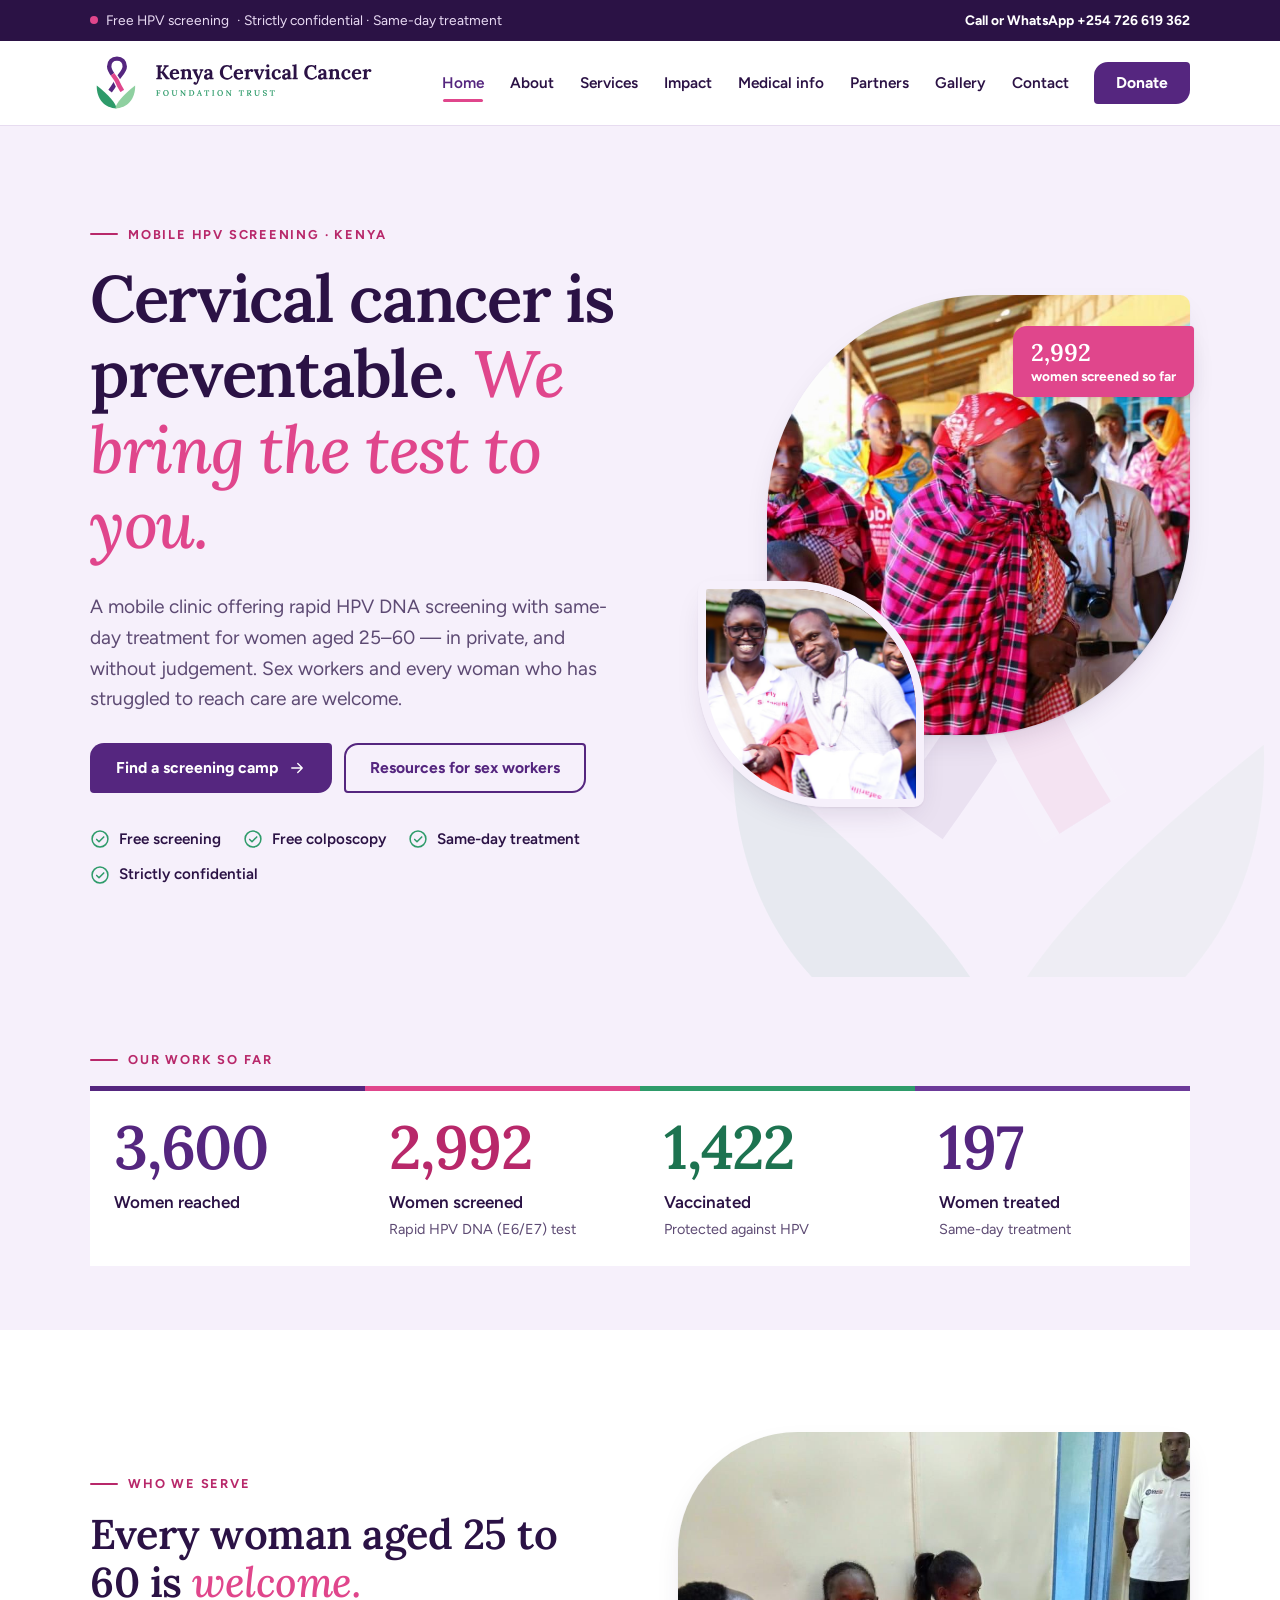
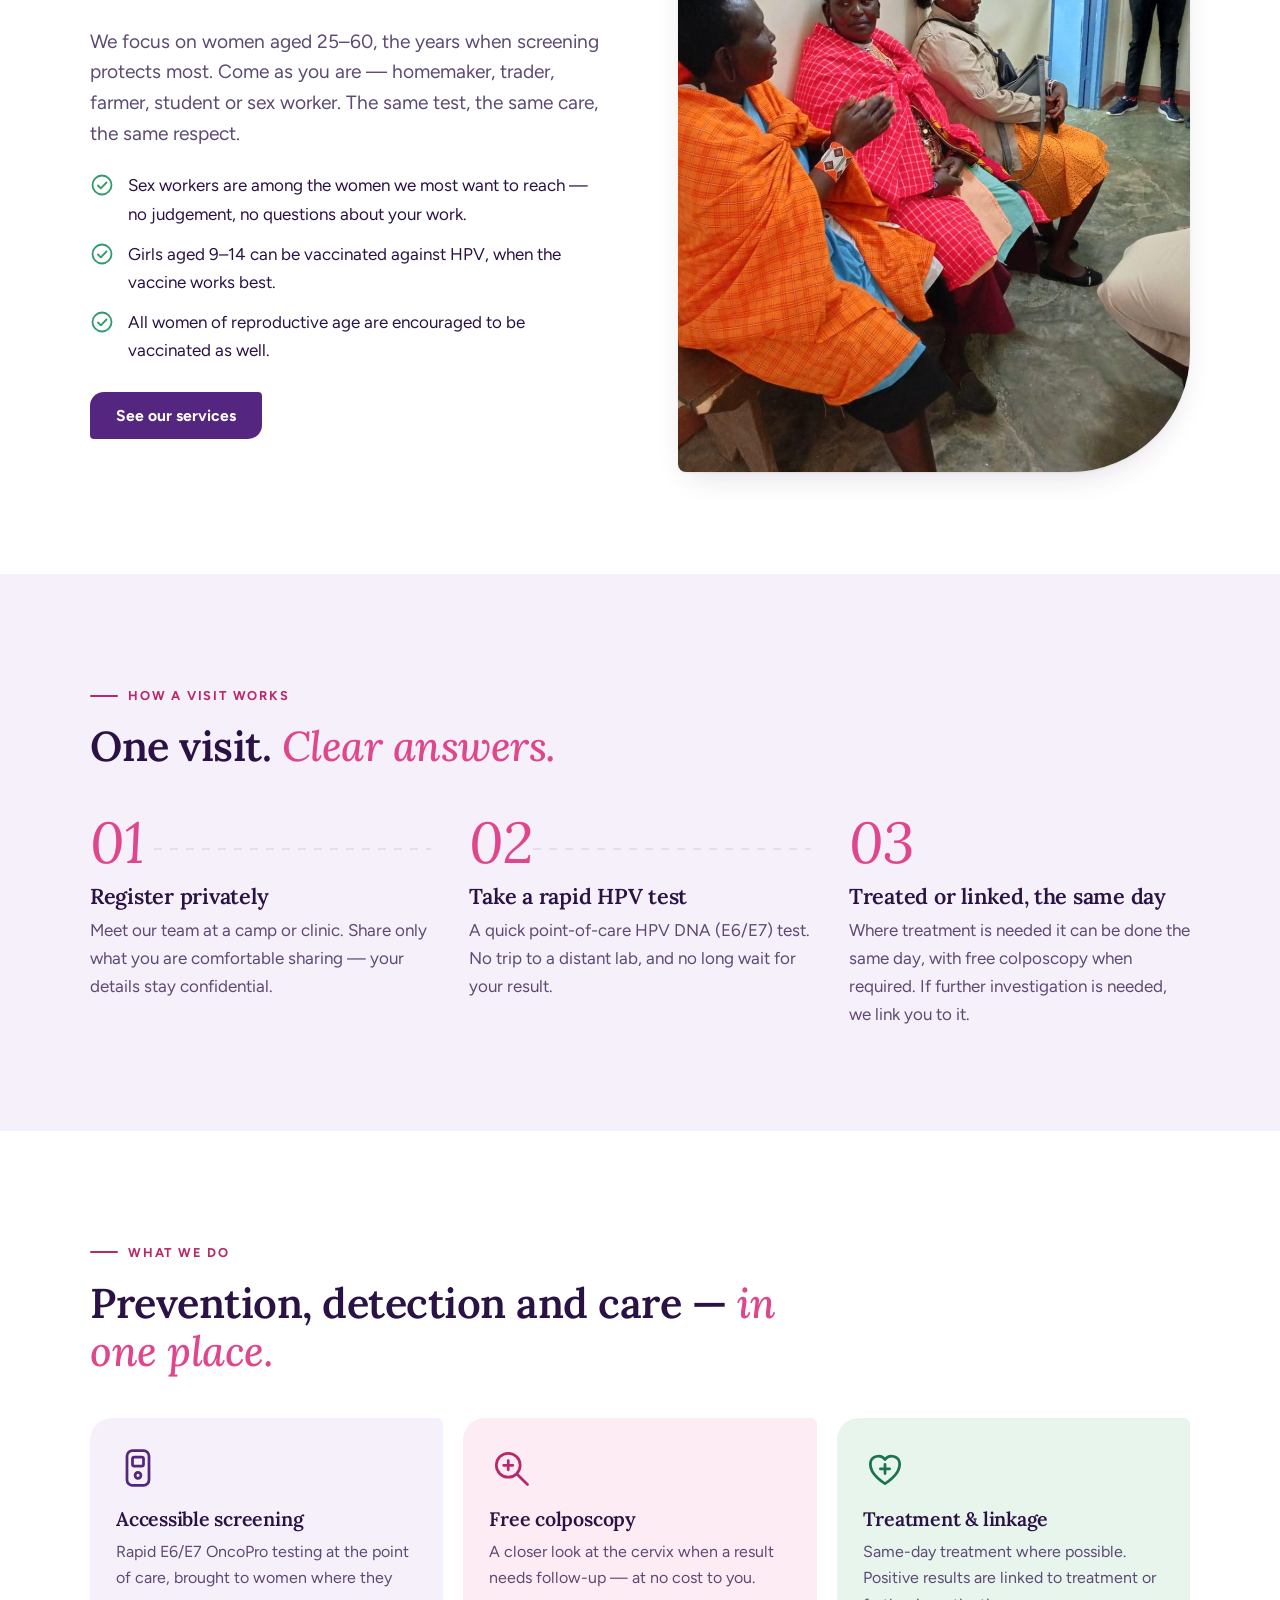
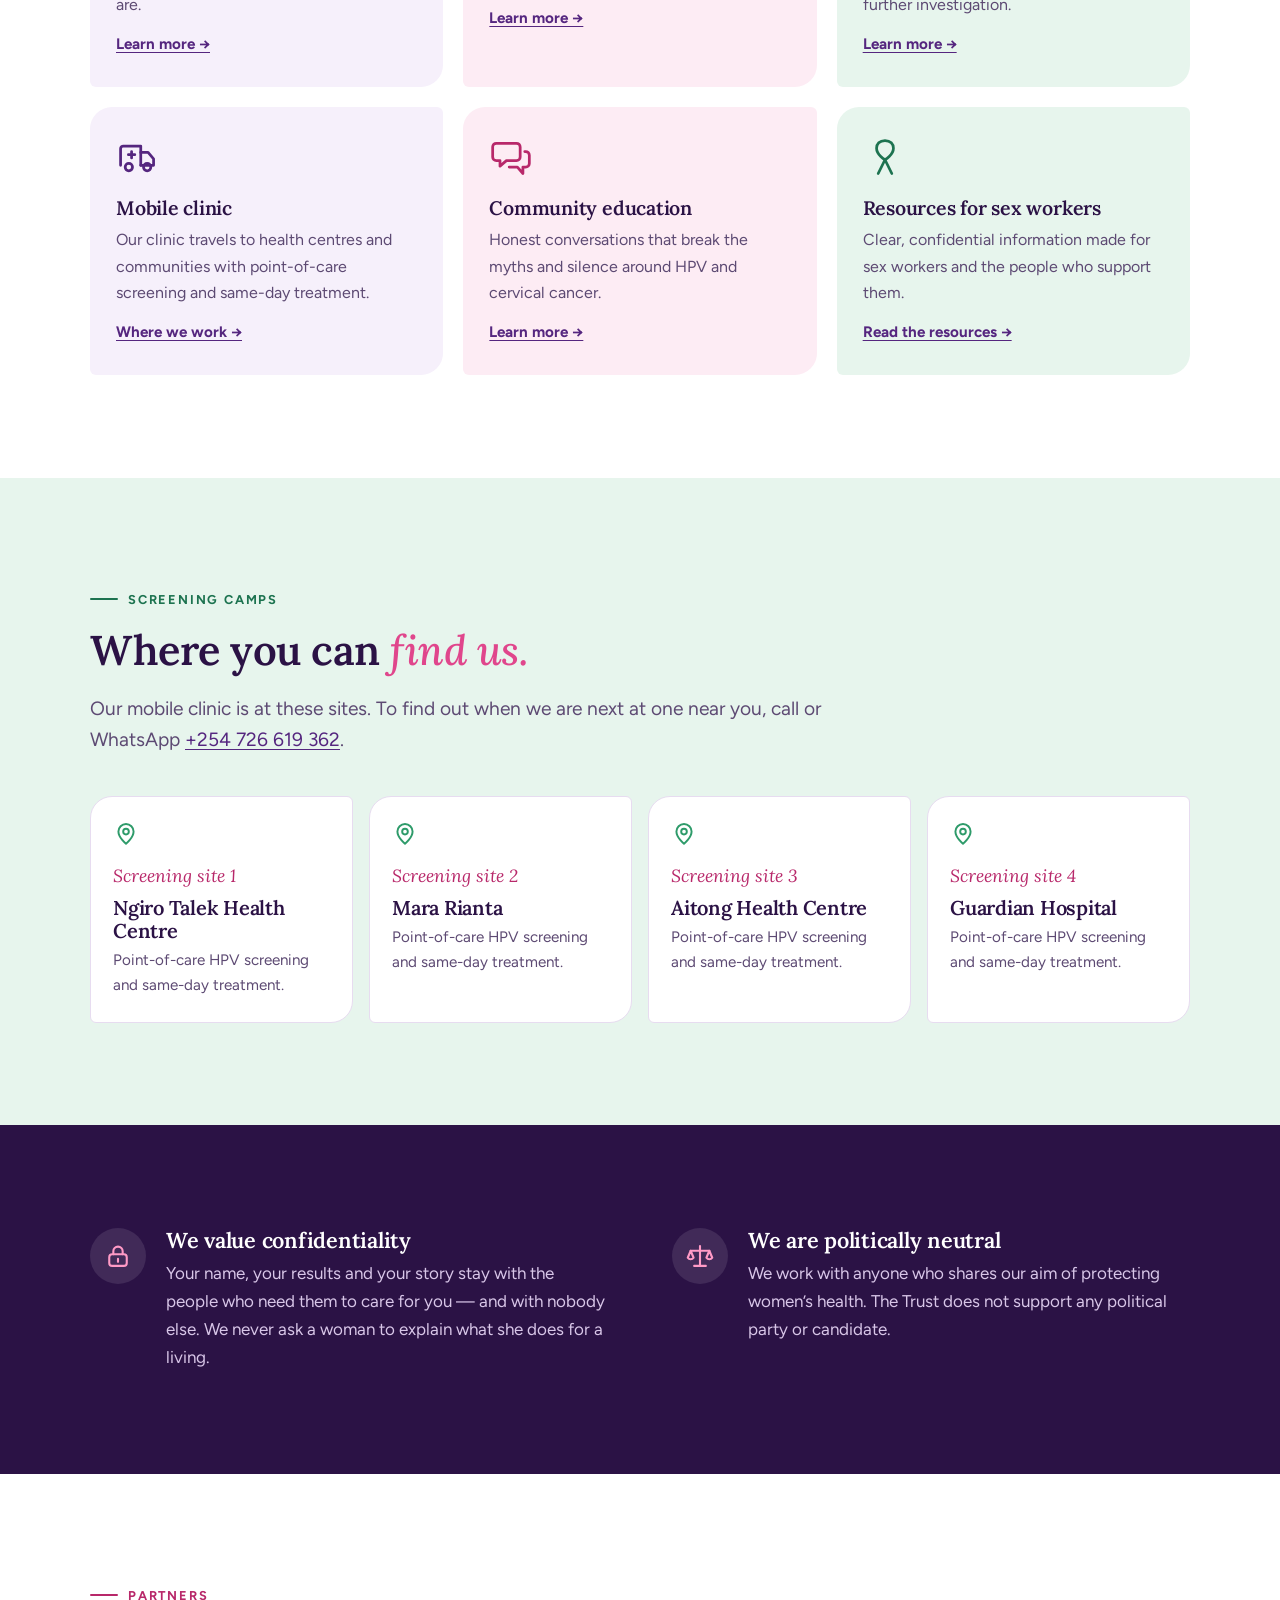
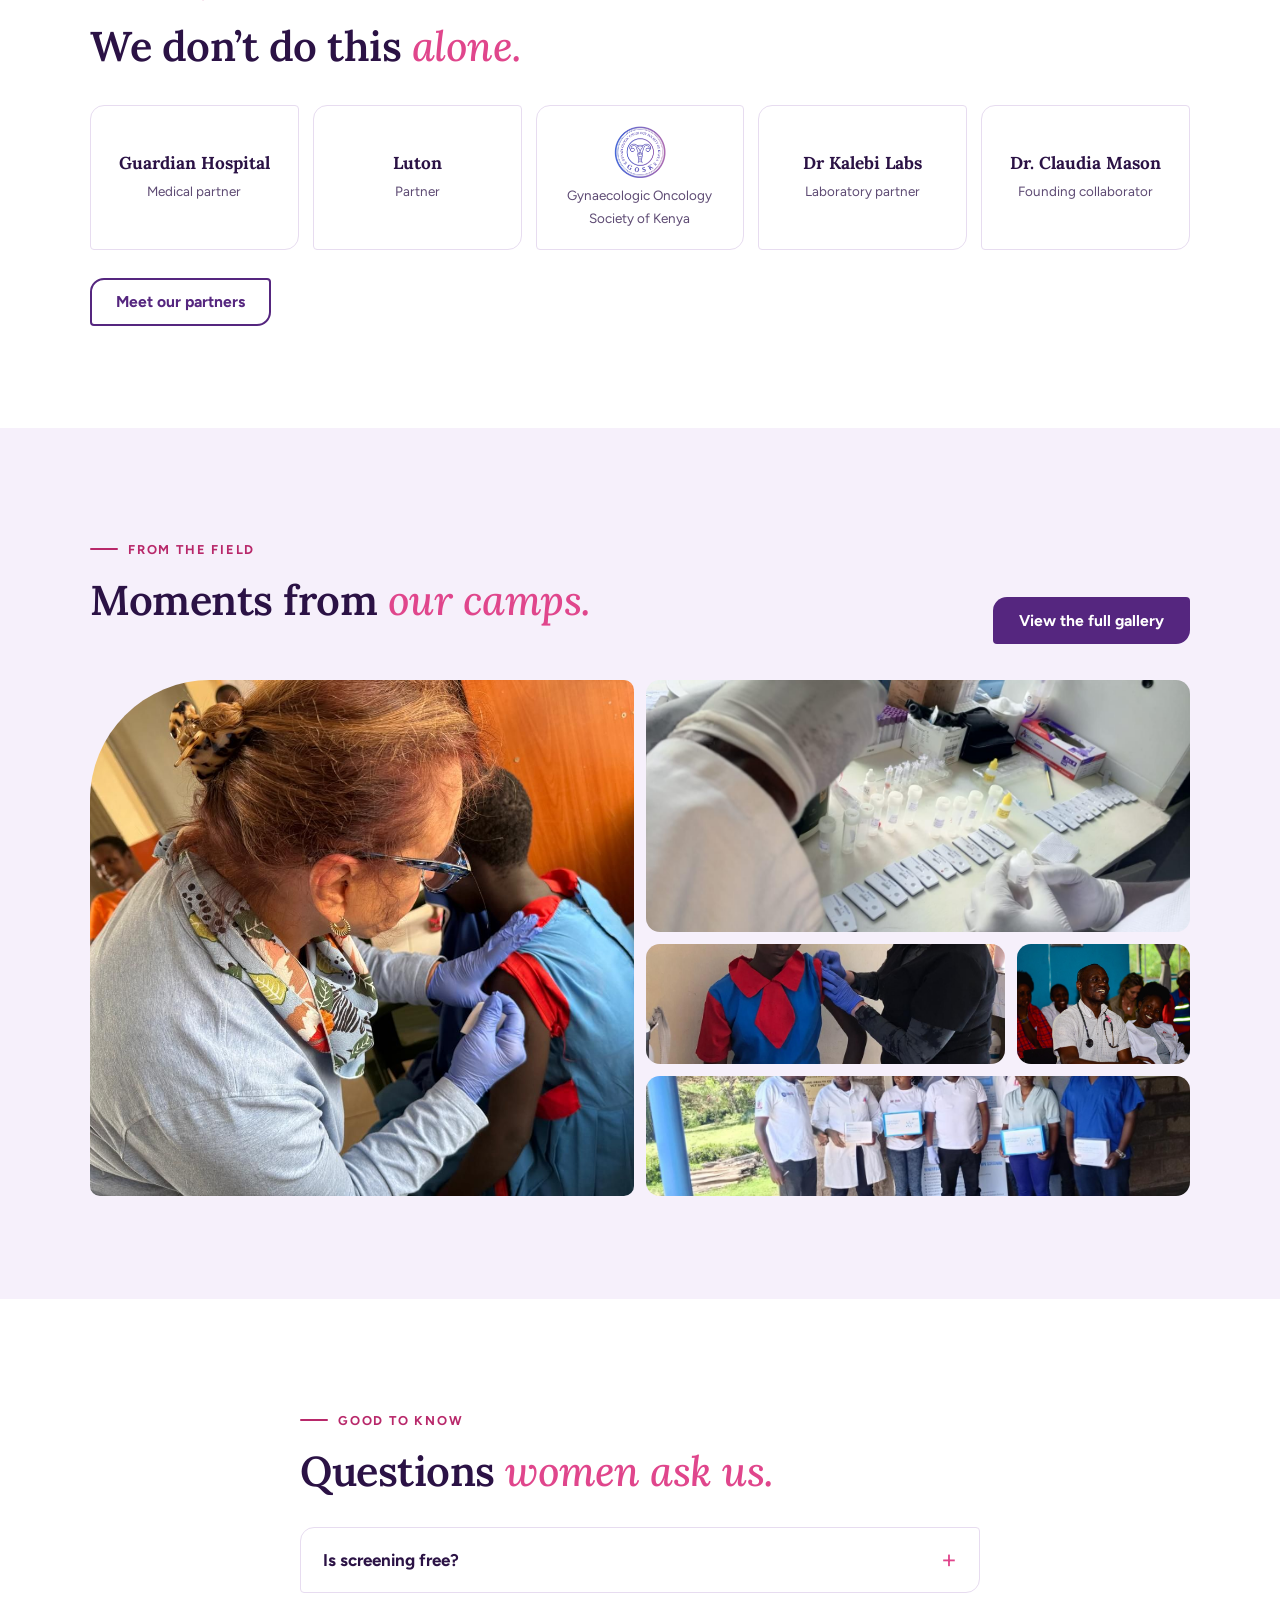
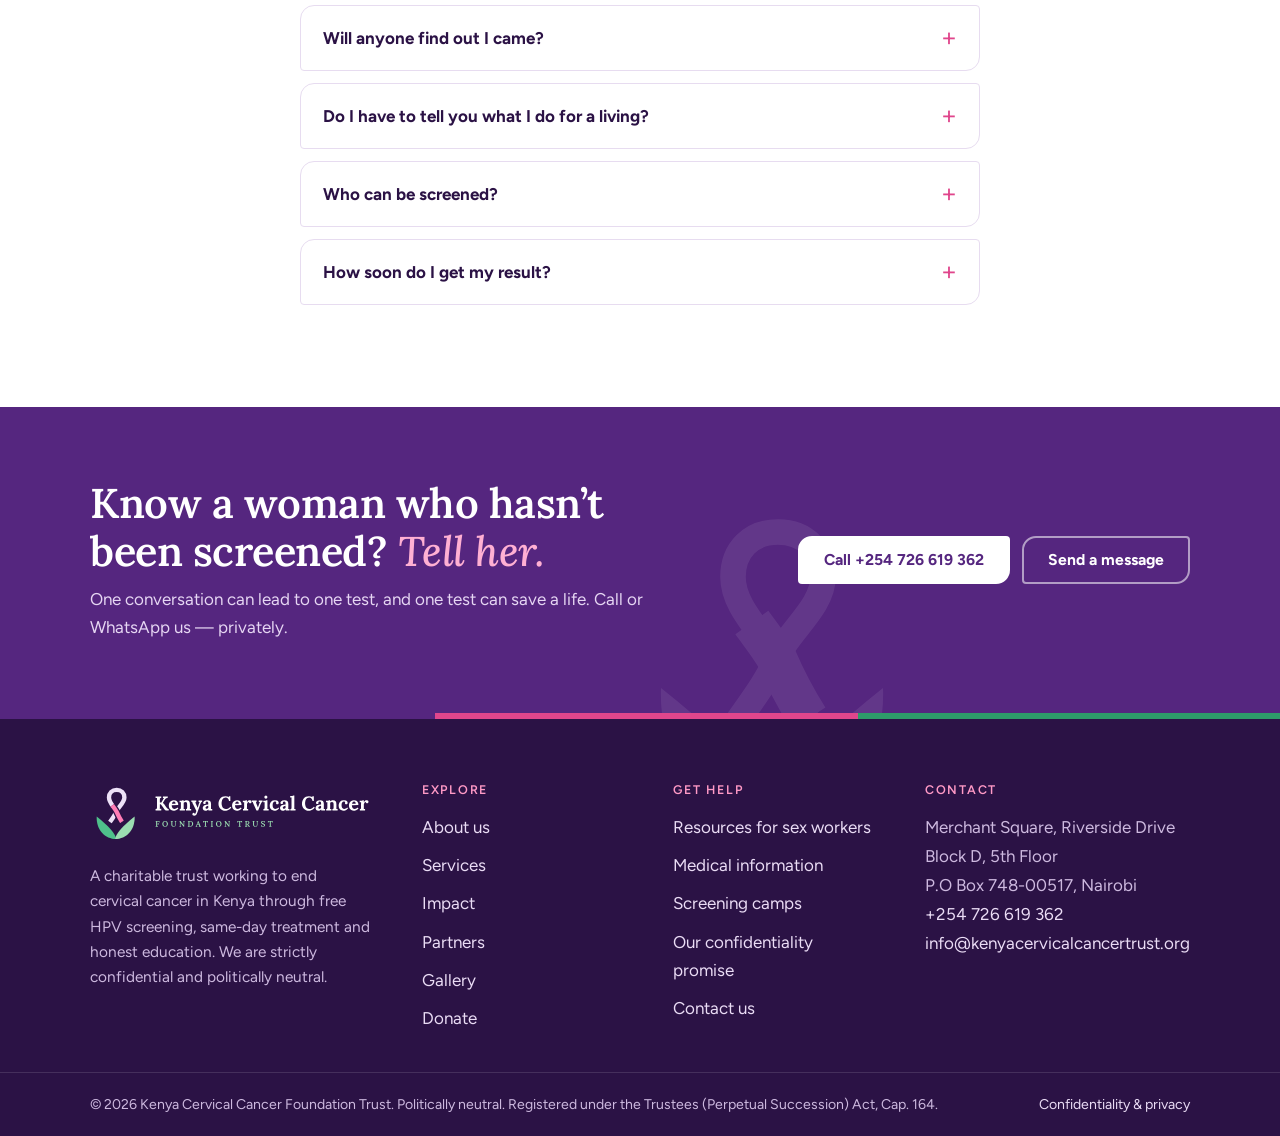
<file: index.html>
<!DOCTYPE html>
<html lang="en" class="no-js">
<head>
<meta charset="utf-8">
<meta name="viewport" content="width=device-width, initial-scale=1">
<title>Kenya Cervical Cancer Foundation Trust – Free HPV screening for women in Kenya</title>
<meta name="description" content="Free, confidential HPV DNA screening and same-day treatment for women aged 25–60 in Kenya, including sex workers. A politically neutral charitable trust.">
<meta name="robots" content="index, follow">
<meta name="theme-color" content="#55267f">
<meta property="og:type" content="website">
<meta property="og:title" content="Kenya Cervical Cancer Foundation Trust – Free HPV screening for women in Kenya">
<meta property="og:description" content="Free, confidential HPV DNA screening and same-day treatment for women aged 25–60 in Kenya, including sex workers. A politically neutral charitable trust.">
<meta property="og:image" content="https://www.kenyacervicalcancertrust.org/images/og-image.png">
<meta property="og:url" content="https://www.kenyacervicalcancertrust.org/index.html">
<meta name="twitter:card" content="summary_large_image">
<link rel="icon" href="images/favicon.svg" type="image/svg+xml">
<link rel="icon" href="images/favicon.png" type="image/png" sizes="512x512">
<link rel="apple-touch-icon" href="images/favicon.png">
<link rel="preconnect" href="https://fonts.googleapis.com">
<link rel="preconnect" href="https://fonts.gstatic.com" crossorigin>
<link rel="stylesheet" href="https://fonts.googleapis.com/css2?family=Figtree:wght@400;500;600;700;800&display=swap">
<link rel="stylesheet" href="css/style.css">
</head>
<body>
<a class="skip" href="#main">Skip to content</a>
<div class="topbar"><div class="wrap">
  <span class="pillar"><span class="dot"></span> Free HPV screening <span class="hide-s">&middot; Strictly confidential &middot; Same-day treatment</span></span>
  <span class="pillar"><a href="tel:+254726619362"><span class="hide-s">Call or WhatsApp </span>+254 726 619 362</a></span>
</div></div>
<header class="site-header"><div class="wrap">
  <a class="brand" href="index.html" aria-label="Kenya Cervical Cancer Foundation Trust — home"><img src="images/logo-horizontal.svg" alt="Kenya Cervical Cancer Foundation Trust" width="280" height="56"></a>
  <button class="menu-toggle" aria-expanded="false" aria-controls="site-nav" aria-label="Menu"><svg class="" viewBox="0 0 24 24" fill="none" stroke="currentColor" stroke-width="1.8" stroke-linecap="round" stroke-linejoin="round" aria-hidden="true" ><path d="M4 7h16M4 12h16M4 17h16"/></svg></button>
  <nav class="nav" id="site-nav" aria-label="Main"><a class="link" href="index.html" aria-current="page">Home</a><a class="link" href="about.html">About</a><a class="link" href="services.html">Services</a><a class="link" href="impact.html">Impact</a><a class="link" href="medical-info.html">Medical info</a><a class="link" href="partners.html">Partners</a><a class="link" href="gallery.html">Gallery</a><a class="link" href="contact.html">Contact</a><a class="btn btn-primary" href="donate.html">Donate</a></nav>
</div></header>
<main id="main">

<section class="hero"><img class="hero-ribbon" src="images/logo-mark.svg" alt="" aria-hidden="true">
<div class="wrap">
  <div>
    <span class="eyebrow">Mobile HPV screening &middot; Kenya</span>
    <h1>Cervical cancer is preventable. <em>We bring the test to you.</em></h1>
    <p class="lead">A mobile clinic offering rapid HPV DNA screening with same-day treatment for women aged 25&ndash;60 &mdash; in private, and without judgement. Sex workers and every woman who has struggled to reach care are welcome.</p>
    <div class="btn-row">
      <a class="btn btn-primary" href="#camps">Find a screening camp <svg class="" viewBox="0 0 24 24" fill="none" stroke="currentColor" stroke-width="1.8" stroke-linecap="round" stroke-linejoin="round" aria-hidden="true" ><path d="M5 12h14M13 6l6 6-6 6"/></svg></a>
      <a class="btn btn-ghost" href="medical-info.html#sex-workers">Resources for sex workers</a>
    </div>
    <ul class="promise">
      <li><svg class="" viewBox="0 0 24 24" fill="none" stroke="currentColor" stroke-width="1.8" stroke-linecap="round" stroke-linejoin="round" aria-hidden="true" ><circle cx="12" cy="12" r="9.5"/><path d="M8 12.5l2.8 2.8L16.5 9.5"/></svg> Free screening</li><li><svg class="" viewBox="0 0 24 24" fill="none" stroke="currentColor" stroke-width="1.8" stroke-linecap="round" stroke-linejoin="round" aria-hidden="true" ><circle cx="12" cy="12" r="9.5"/><path d="M8 12.5l2.8 2.8L16.5 9.5"/></svg> Free colposcopy</li>
      <li><svg class="" viewBox="0 0 24 24" fill="none" stroke="currentColor" stroke-width="1.8" stroke-linecap="round" stroke-linejoin="round" aria-hidden="true" ><circle cx="12" cy="12" r="9.5"/><path d="M8 12.5l2.8 2.8L16.5 9.5"/></svg> Same-day treatment</li><li><svg class="" viewBox="0 0 24 24" fill="none" stroke="currentColor" stroke-width="1.8" stroke-linecap="round" stroke-linejoin="round" aria-hidden="true" ><circle cx="12" cy="12" r="9.5"/><path d="M8 12.5l2.8 2.8L16.5 9.5"/></svg> Strictly confidential</li>
    </ul>
  </div>
  <div class="hero-art" aria-hidden="false">
    <div class="main"><img src="images/gallery/g19.jpg" alt="Women gathered at a screening camp"></div>
    <div class="second"><img src="images/gallery/g21.jpg" alt="Members of our clinical team smiling"></div>
    <div class="stamp"><b>2,992</b>women screened so far</div>
  </div>
</div>
</section>

<section class="stats-band section tight">
<div class="wrap">
  <span class="eyebrow">Our work so far</span>
  <div class="stats "><div class="stat reveal"><div class="num" data-count="3600">3,600</div><div class="lbl">Women reached</div></div><div class="stat reveal"><div class="num" data-count="2992">2,992</div><div class="lbl">Women screened</div><div class="sub">Rapid HPV DNA (E6/E7) test</div></div><div class="stat reveal"><div class="num" data-count="1422">1,422</div><div class="lbl">Vaccinated</div><div class="sub">Protected against HPV</div></div><div class="stat reveal"><div class="num" data-count="197">197</div><div class="lbl">Women treated</div><div class="sub">Same-day treatment</div></div></div>
</div>
</section>

<section class="section">
<div class="wrap split">
  <div class="reveal">
    <span class="eyebrow">Who we serve</span>
    <h2>Every woman aged 25 to 60 is <em>welcome.</em></h2>
    <p class="lead">We focus on women aged 25&ndash;60, the years when screening protects most. Come as you are &mdash; homemaker, trader, farmer, student or sex worker. The same test, the same care, the same respect.</p>
    <ul class="ticks">
      <li><svg class="" viewBox="0 0 24 24" fill="none" stroke="currentColor" stroke-width="1.8" stroke-linecap="round" stroke-linejoin="round" aria-hidden="true" ><circle cx="12" cy="12" r="9.5"/><path d="M8 12.5l2.8 2.8L16.5 9.5"/></svg><span>Sex workers are among the women we most want to reach &mdash; no judgement, no questions about your work.</span></li><li><svg class="" viewBox="0 0 24 24" fill="none" stroke="currentColor" stroke-width="1.8" stroke-linecap="round" stroke-linejoin="round" aria-hidden="true" ><circle cx="12" cy="12" r="9.5"/><path d="M8 12.5l2.8 2.8L16.5 9.5"/></svg><span>Girls aged 9&ndash;14 can be vaccinated against HPV, when the vaccine works best.</span></li><li><svg class="" viewBox="0 0 24 24" fill="none" stroke="currentColor" stroke-width="1.8" stroke-linecap="round" stroke-linejoin="round" aria-hidden="true" ><circle cx="12" cy="12" r="9.5"/><path d="M8 12.5l2.8 2.8L16.5 9.5"/></svg><span>All women of reproductive age are encouraged to be vaccinated as well.</span></li>
    </ul>
    <div class="btn-row"><a class="btn btn-primary" href="services.html">See our services</a></div>
  </div>
  <div class="photo leaf-l tall reveal"><img src="images/gallery/g06.jpg" alt="Women waiting together at a clinic" loading="lazy"></div>
</div>
</section>

<section class="section bg-lilac">
<div class="wrap">
  <div class="narrow reveal">
    <span class="eyebrow">How a visit works</span>
    <h2>One visit. <em>Clear answers.</em></h2>
  </div>
  <div class="steps">
    <div class="step reveal"><h3>Register privately</h3><p>Meet our team at a camp or clinic. Share only what you are comfortable sharing &mdash; your details stay confidential.</p></div>
    <div class="step reveal"><h3>Take a rapid HPV test</h3><p>A quick point-of-care HPV DNA (E6/E7) test. No trip to a distant lab, and no long wait for your result.</p></div>
    <div class="step reveal"><h3>Treated or linked, the same day</h3><p>Where treatment is needed it can be done the same day, with free colposcopy when required. If further investigation is needed, we link you to it.</p></div>
  </div>
</div>
</section>

<section class="section">
<div class="wrap">
  <div class="narrow reveal">
    <span class="eyebrow">What we do</span>
    <h2>Prevention, detection and care &mdash; <em>in one place.</em></h2>
  </div>
  <div class="features">
    <article class="feature reveal"><svg class="mark" viewBox="0 0 24 24" fill="none" stroke="currentColor" stroke-width="1.5" stroke-linecap="round" stroke-linejoin="round" aria-hidden="true" ><rect x="6" y="2.5" width="12" height="19" rx="3"/><rect x="9" y="6" width="6" height="5" rx="1"/><circle cx="12" cy="16" r="1.6"/></svg><h3>Accessible screening</h3><p>Rapid E6/E7 OncoPro testing at the point of care, brought to women where they are.</p><a class="more" href="services.html#screening">Learn more &rarr;</a></article>
    <article class="feature reveal"><svg class="mark" viewBox="0 0 24 24" fill="none" stroke="currentColor" stroke-width="1.5" stroke-linecap="round" stroke-linejoin="round" aria-hidden="true" ><circle cx="10.5" cy="10.5" r="6.5"/><path d="M15.5 15.5L21 21"/><path d="M8 10.5h5M10.5 8v5"/></svg><h3>Free colposcopy</h3><p>A closer look at the cervix when a result needs follow-up &mdash; at no cost to you.</p><a class="more" href="services.html#colposcopy">Learn more &rarr;</a></article>
    <article class="feature reveal"><svg class="mark" viewBox="0 0 24 24" fill="none" stroke="currentColor" stroke-width="1.5" stroke-linecap="round" stroke-linejoin="round" aria-hidden="true" ><path d="M12 20.5s-8-4.6-8-10.6A4.4 4.4 0 0 1 12 7.4a4.4 4.4 0 0 1 8 2.5c0 6-8 10.6-8 10.6z"/><path d="M12 10v5M9.5 12.5h5"/></svg><h3>Treatment &amp; linkage</h3><p>Same-day treatment where possible. Positive results are linked to treatment or further investigation.</p><a class="more" href="services.html#navigation">Learn more &rarr;</a></article>
    <article class="feature reveal"><svg class="mark" viewBox="0 0 24 24" fill="none" stroke="currentColor" stroke-width="1.5" stroke-linecap="round" stroke-linejoin="round" aria-hidden="true" ><path d="M2.5 16.5V7.5A1.5 1.5 0 0 1 4 6h9.5v10.5"/><path d="M13.5 9.5h4l3 3.5v3.5h-7"/><circle cx="7" cy="17.5" r="2"/><circle cx="17" cy="17.5" r="2"/><path d="M8.5 9v3.5M6.75 10.75h3.5"/></svg><h3>Mobile clinic</h3><p>Our clinic travels to health centres and communities with point-of-care screening and same-day treatment.</p><a class="more" href="#camps">Where we work &rarr;</a></article>
    <article class="feature reveal"><svg class="mark" viewBox="0 0 24 24" fill="none" stroke="currentColor" stroke-width="1.5" stroke-linecap="round" stroke-linejoin="round" aria-hidden="true" ><path d="M4 4.5h11a2 2 0 0 1 2 2V12a2 2 0 0 1-2 2H9.5L6 17v-3H4a2 2 0 0 1-2-2V6.5a2 2 0 0 1 2-2z"/><path d="M19.5 9H20a2 2 0 0 1 2 2v4.5a2 2 0 0 1-2 2h-1.5V21l-3-3.5H11"/></svg><h3>Community education</h3><p>Honest conversations that break the myths and silence around HPV and cervical cancer.</p><a class="more" href="services.html#education">Learn more &rarr;</a></article>
    <article class="feature reveal"><svg class="mark" viewBox="0 0 24 24" fill="none" stroke="currentColor" stroke-width="1.5" stroke-linecap="round" stroke-linejoin="round" aria-hidden="true" ><path d="M12 3c-3 0-4.6 2-4.6 4.2 0 3.6 4.6 6.3 4.6 6.3s4.6-2.7 4.6-6.3C16.6 5 15 3 12 3z"/><path d="M12 13.5L8.3 21M12 13.5l3.7 7.5"/></svg><h3>Resources for sex workers</h3><p>Clear, confidential information made for sex workers and the people who support them.</p><a class="more" href="medical-info.html#sex-workers">Read the resources &rarr;</a></article>
  </div>
</div>
</section>

<section class="section bg-mint" id="camps">
<div class="wrap">
  <div class="narrow reveal">
    <span class="eyebrow green">Screening camps</span>
    <h2>Where you can <em>find us.</em></h2>
    <p class="lead">Our mobile clinic is at these sites. To find out when we are next at one near you, call or WhatsApp <a href="tel:+254726619362">+254 726 619 362</a>.</p>
  </div>
  <ul class="camps"><li class="camp reveal"><svg class="" viewBox="0 0 24 24" fill="none" stroke="currentColor" stroke-width="1.8" stroke-linecap="round" stroke-linejoin="round" aria-hidden="true" ><path d="M12 21s7-5.6 7-11.2A7 7 0 0 0 5 9.8C5 15.4 12 21 12 21z"/><circle cx="12" cy="9.8" r="2.6"/></svg><span class="n">Screening site 1</span><h3>Ngiro Talek Health Centre</h3><p>Point-of-care HPV screening and same-day treatment.</p></li><li class="camp reveal"><svg class="" viewBox="0 0 24 24" fill="none" stroke="currentColor" stroke-width="1.8" stroke-linecap="round" stroke-linejoin="round" aria-hidden="true" ><path d="M12 21s7-5.6 7-11.2A7 7 0 0 0 5 9.8C5 15.4 12 21 12 21z"/><circle cx="12" cy="9.8" r="2.6"/></svg><span class="n">Screening site 2</span><h3>Mara Rianta</h3><p>Point-of-care HPV screening and same-day treatment.</p></li><li class="camp reveal"><svg class="" viewBox="0 0 24 24" fill="none" stroke="currentColor" stroke-width="1.8" stroke-linecap="round" stroke-linejoin="round" aria-hidden="true" ><path d="M12 21s7-5.6 7-11.2A7 7 0 0 0 5 9.8C5 15.4 12 21 12 21z"/><circle cx="12" cy="9.8" r="2.6"/></svg><span class="n">Screening site 3</span><h3>Aitong Health Centre</h3><p>Point-of-care HPV screening and same-day treatment.</p></li><li class="camp reveal"><svg class="" viewBox="0 0 24 24" fill="none" stroke="currentColor" stroke-width="1.8" stroke-linecap="round" stroke-linejoin="round" aria-hidden="true" ><path d="M12 21s7-5.6 7-11.2A7 7 0 0 0 5 9.8C5 15.4 12 21 12 21z"/><circle cx="12" cy="9.8" r="2.6"/></svg><span class="n">Screening site 4</span><h3>Guardian Hospital</h3><p>Point-of-care HPV screening and same-day treatment.</p></li></ul>
</div>
</section>

<section class="section on-dark" id="promise">
<div class="wrap">
  <div class="pledge">
    <div class="block reveal"><div class="ic"><svg class="" viewBox="0 0 24 24" fill="none" stroke="currentColor" stroke-width="1.8" stroke-linecap="round" stroke-linejoin="round" aria-hidden="true" ><rect x="4.5" y="10.5" width="15" height="10" rx="2.5"/><path d="M8 10.5V8a4 4 0 0 1 8 0v2.5"/><path d="M12 14.5v2.5"/></svg></div><div><h3>We value confidentiality</h3><p>Your name, your results and your story stay with the people who need them to care for you &mdash; and with nobody else. We never ask a woman to explain what she does for a living.</p></div></div>
    <div class="block reveal"><div class="ic"><svg class="" viewBox="0 0 24 24" fill="none" stroke="currentColor" stroke-width="1.8" stroke-linecap="round" stroke-linejoin="round" aria-hidden="true" ><path d="M12 3.5v17M7 20.5h10"/><path d="M4 7.5h16"/><path d="M4 7.5l-2.5 6a3 3 0 0 0 5 0zM20 7.5l-2.5 6a3 3 0 0 0 5 0z"/></svg></div><div><h3>We are politically neutral</h3><p>We work with anyone who shares our aim of protecting women&rsquo;s health. The Trust does not support any political party or candidate.</p></div></div>
  </div>
</div>
</section>

<section class="section">
<div class="wrap">
  <div class="narrow reveal">
    <span class="eyebrow">Partners</span>
    <h2>We don&rsquo;t do this <em>alone.</em></h2>
  </div>
  <div class="partner-row">
    <div class="partner-chip reveal"><strong>Guardian Hospital</strong><span>Medical partner</span></div>
    <div class="partner-chip reveal"><strong>Luton</strong><span>Partner</span></div>
    <div class="partner-chip reveal"><img src="images/people/gosk.png" alt="Gynaecologic Oncology Society of Kenya" loading="lazy" width="52" height="52"><span>Gynaecologic Oncology Society of Kenya</span></div>
    <div class="partner-chip reveal"><strong>Dr Kalebi Labs</strong><span>Laboratory partner</span></div>
    <div class="partner-chip reveal"><strong>Dr. Claudia Mason</strong><span>Founding collaborator</span></div>
  </div>
  <div class="btn-row"><a class="btn btn-ghost" href="partners.html">Meet our partners</a></div>
</div>
</section>

<section class="section bg-lilac">
<div class="wrap">
  <div class="split top" style="align-items:end">
    <div class="reveal"><span class="eyebrow">From the field</span><h2>Moments from <em>our camps.</em></h2></div>
    <div class="reveal" style="text-align:right"><a class="btn btn-primary" href="gallery.html">View the full gallery</a></div>
  </div>
  <div class="mosaic">
    <a href="gallery.html"><img src="images/gallery/g03.jpg" alt="HPV vaccination at a school outreach" loading="lazy"></a><a href="gallery.html"><img src="images/gallery/g07.jpg" alt="Rapid tests ready at the point of care" loading="lazy"></a><a href="gallery.html"><img src="images/gallery/g24.jpg" alt="A girl receiving her HPV vaccine" loading="lazy"></a><a href="gallery.html"><img src="images/gallery/g11.jpg" alt="Team briefing" loading="lazy"></a><a href="gallery.html"><img src="images/gallery/g15.jpg" alt="The screening team" loading="lazy"></a>
  </div>
</div>
</section>

<section class="section">
<div class="wrap narrow">
  <span class="eyebrow">Good to know</span>
  <h2>Questions <em>women ask us.</em></h2>
  <div class="faq">
    <details><summary>Is screening free?</summary><div class="ans"><p>Yes. Our mission is to provide free HPV DNA screening, and colposcopy is free too when it is needed.</p></div></details>
    <details><summary>Will anyone find out I came?</summary><div class="ans"><p>No. We value confidentiality. Your details and results are shared only with the people involved in your care, and only for that purpose &mdash; never with an employer, family or anyone else unless you say so.</p></div></details>
    <details><summary>Do I have to tell you what I do for a living?</summary><div class="ans"><p>No. We don&rsquo;t need to know. Sex workers are welcome and are treated with the same respect and care as every other woman.</p></div></details>
    <details><summary>Who can be screened?</summary><div class="ans"><p>Women aged 25&ndash;60. Girls aged 9&ndash;14 can be vaccinated against HPV, which is when the vaccine works best, and all women of reproductive age are encouraged to be vaccinated too.</p></div></details>
    <details><summary>How soon do I get my result?</summary><div class="ans"><p>The rapid HPV DNA (E6/E7) test is done at the point of care, so you get your result the same day.</p></div></details>
  </div>
</div>
</section>
<section class="cta"><img class="hero-ribbon" src="images/logo-mark.svg" alt="" aria-hidden="true"><div class="wrap">
<div><h2>Know a woman who hasn&rsquo;t been screened? <em>Tell her.</em></h2><p>One conversation can lead to one test, and one test can save a life. Call or WhatsApp us &mdash; privately.</p></div>
<div class="btn-row"><a class="btn btn-light" href="tel:+254726619362">Call +254 726 619 362</a><a class="btn btn-ghost-light" href="contact.html">Send a message</a></div></div></section>
</main>
<footer class="site-footer">
<div class="tricolor"></div>
<div class="wrap">
  <div class="about">
    <img src="images/logo-horizontal-light.svg" alt="Kenya Cervical Cancer Foundation Trust" width="340" height="62">
    <p>A charitable trust working to end cervical cancer in Kenya through free HPV screening, same-day treatment and honest education. We are strictly confidential and politically neutral.</p>
  </div>
  <div><h4>Explore</h4><ul>
    <li><a href="about.html">About us</a></li><li><a href="services.html">Services</a></li><li><a href="impact.html">Impact</a></li>
    <li><a href="partners.html">Partners</a></li><li><a href="gallery.html">Gallery</a></li><li><a href="donate.html">Donate</a></li></ul></div>
  <div><h4>Get help</h4><ul>
    <li><a href="medical-info.html#sex-workers">Resources for sex workers</a></li>
    <li><a href="medical-info.html">Medical information</a></li>
    <li><a href="index.html#camps">Screening camps</a></li>
    <li><a href="about.html#confidentiality">Our confidentiality promise</a></li>
    <li><a href="contact.html">Contact us</a></li></ul></div>
  <div><h4>Contact</h4>
    <address>Merchant Square, Riverside Drive<br>Block D, 5th Floor<br>P.O Box 748-00517, Nairobi<br>
    <a href="tel:+254726619362">+254 726 619 362</a><br><a href="mailto:info@kenyacervicalcancertrust.org">info@kenyacervicalcancertrust.org</a></address></div>
</div>
<div class="legal"><div class="wrap">
  <span>&copy; 2026 Kenya Cervical Cancer Foundation Trust. Politically neutral. Registered under the Trustees (Perpetual Succession) Act, Cap. 164.</span>
  <a href="about.html#confidentiality">Confidentiality &amp; privacy</a>
</div></div>
</footer>
<script src="js/main.js" defer></script>
</body>
</html>
</file>
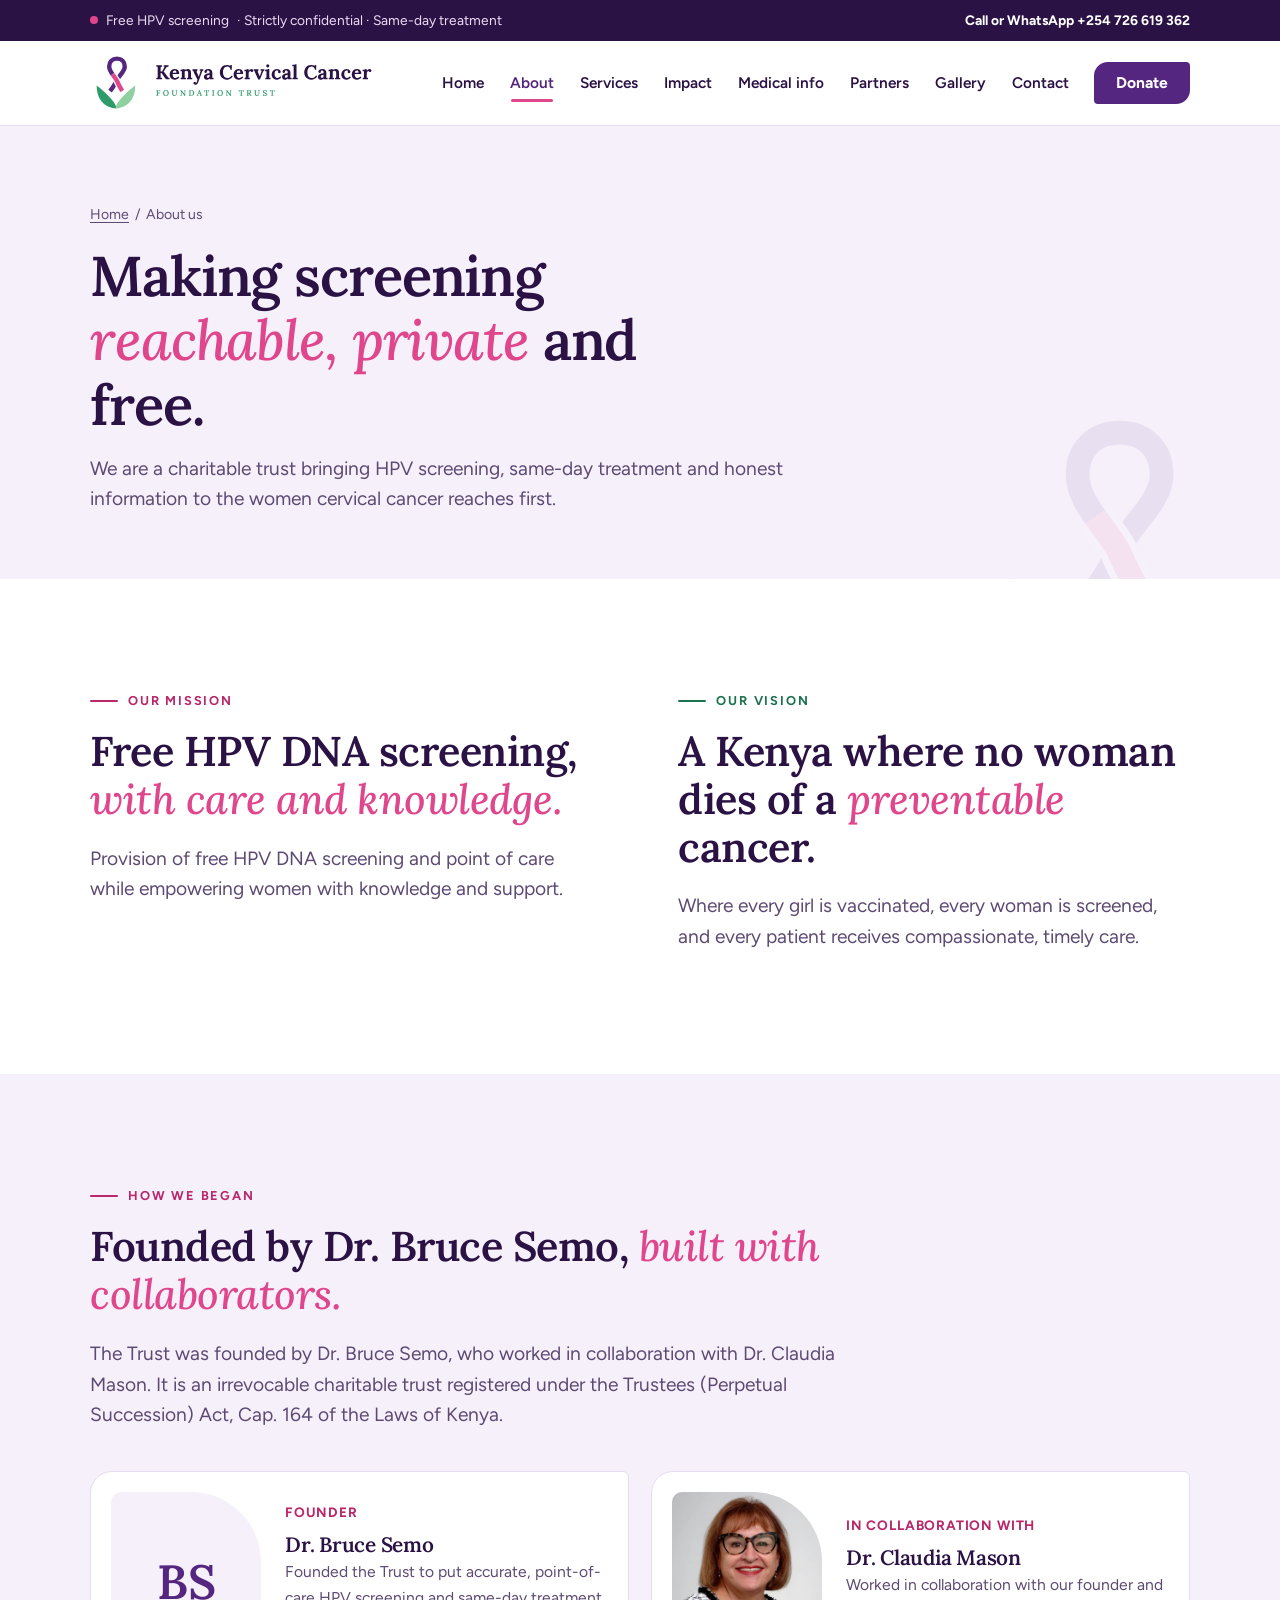
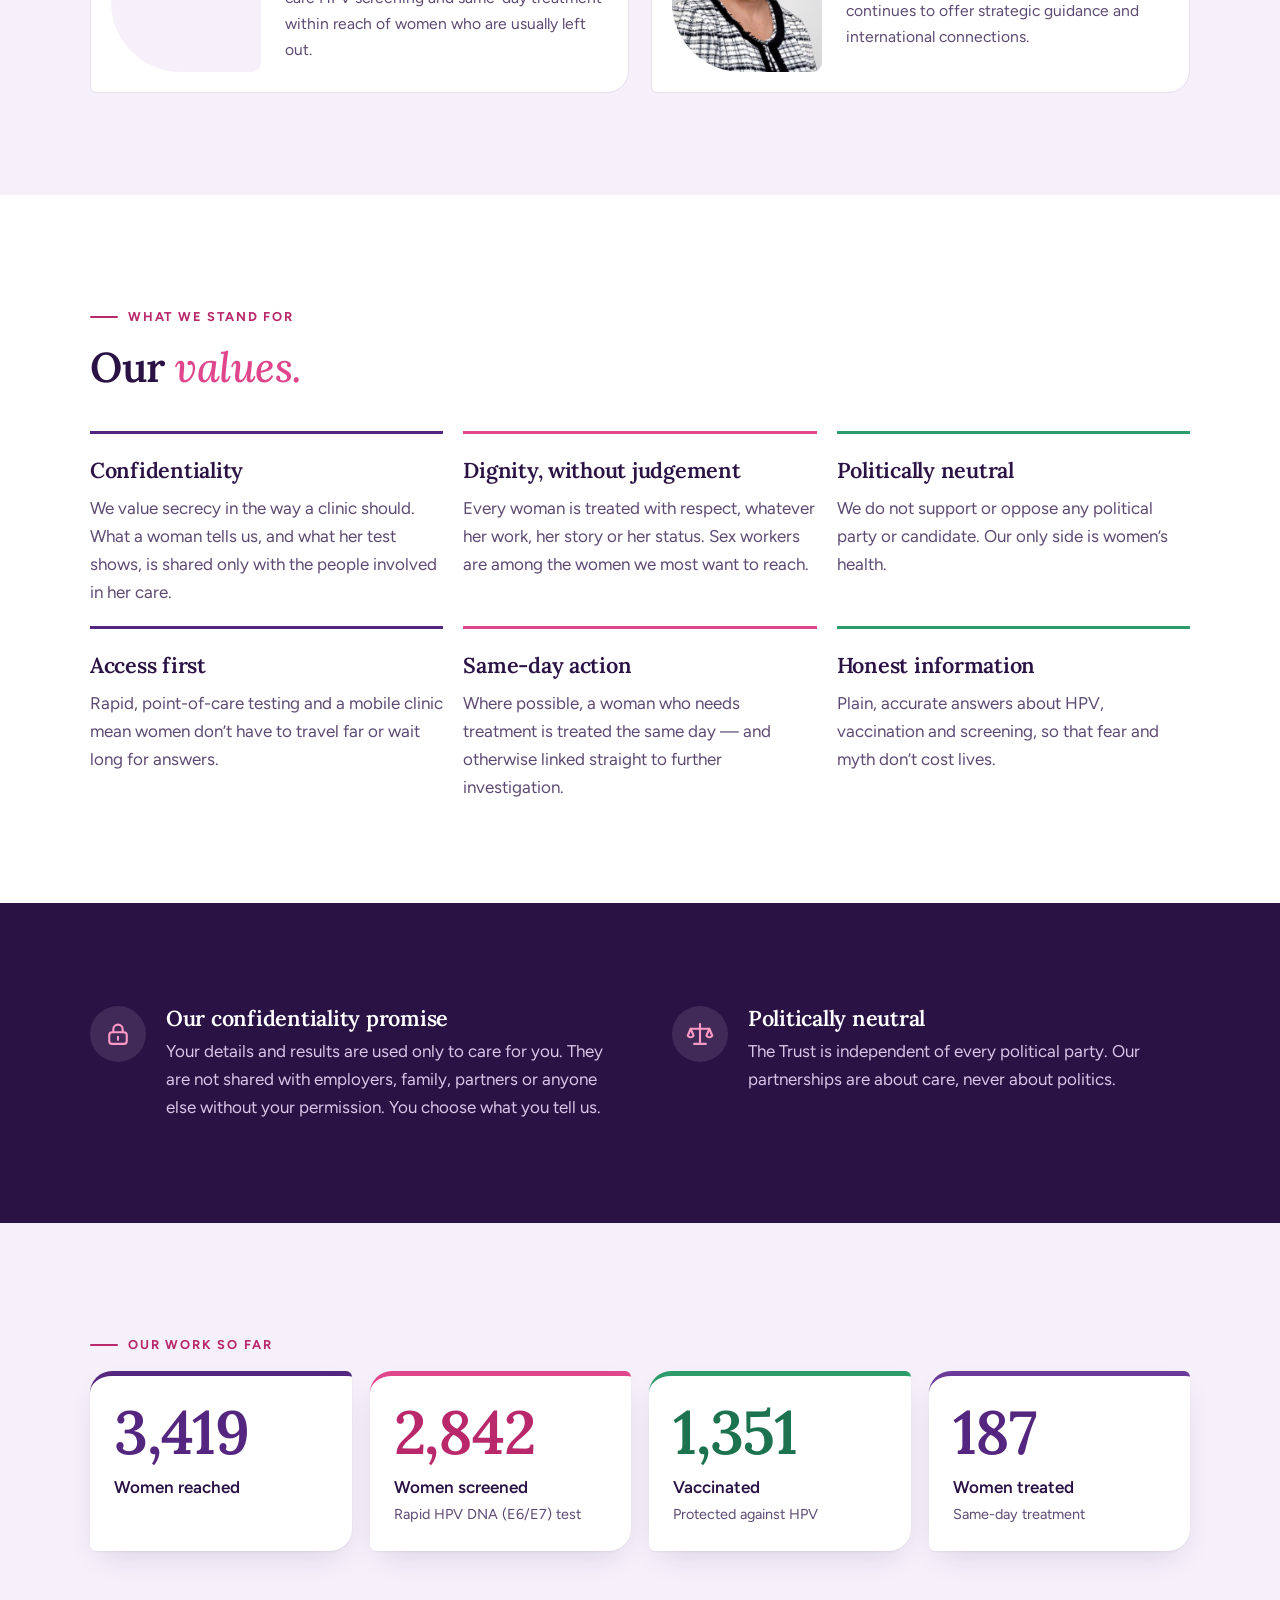
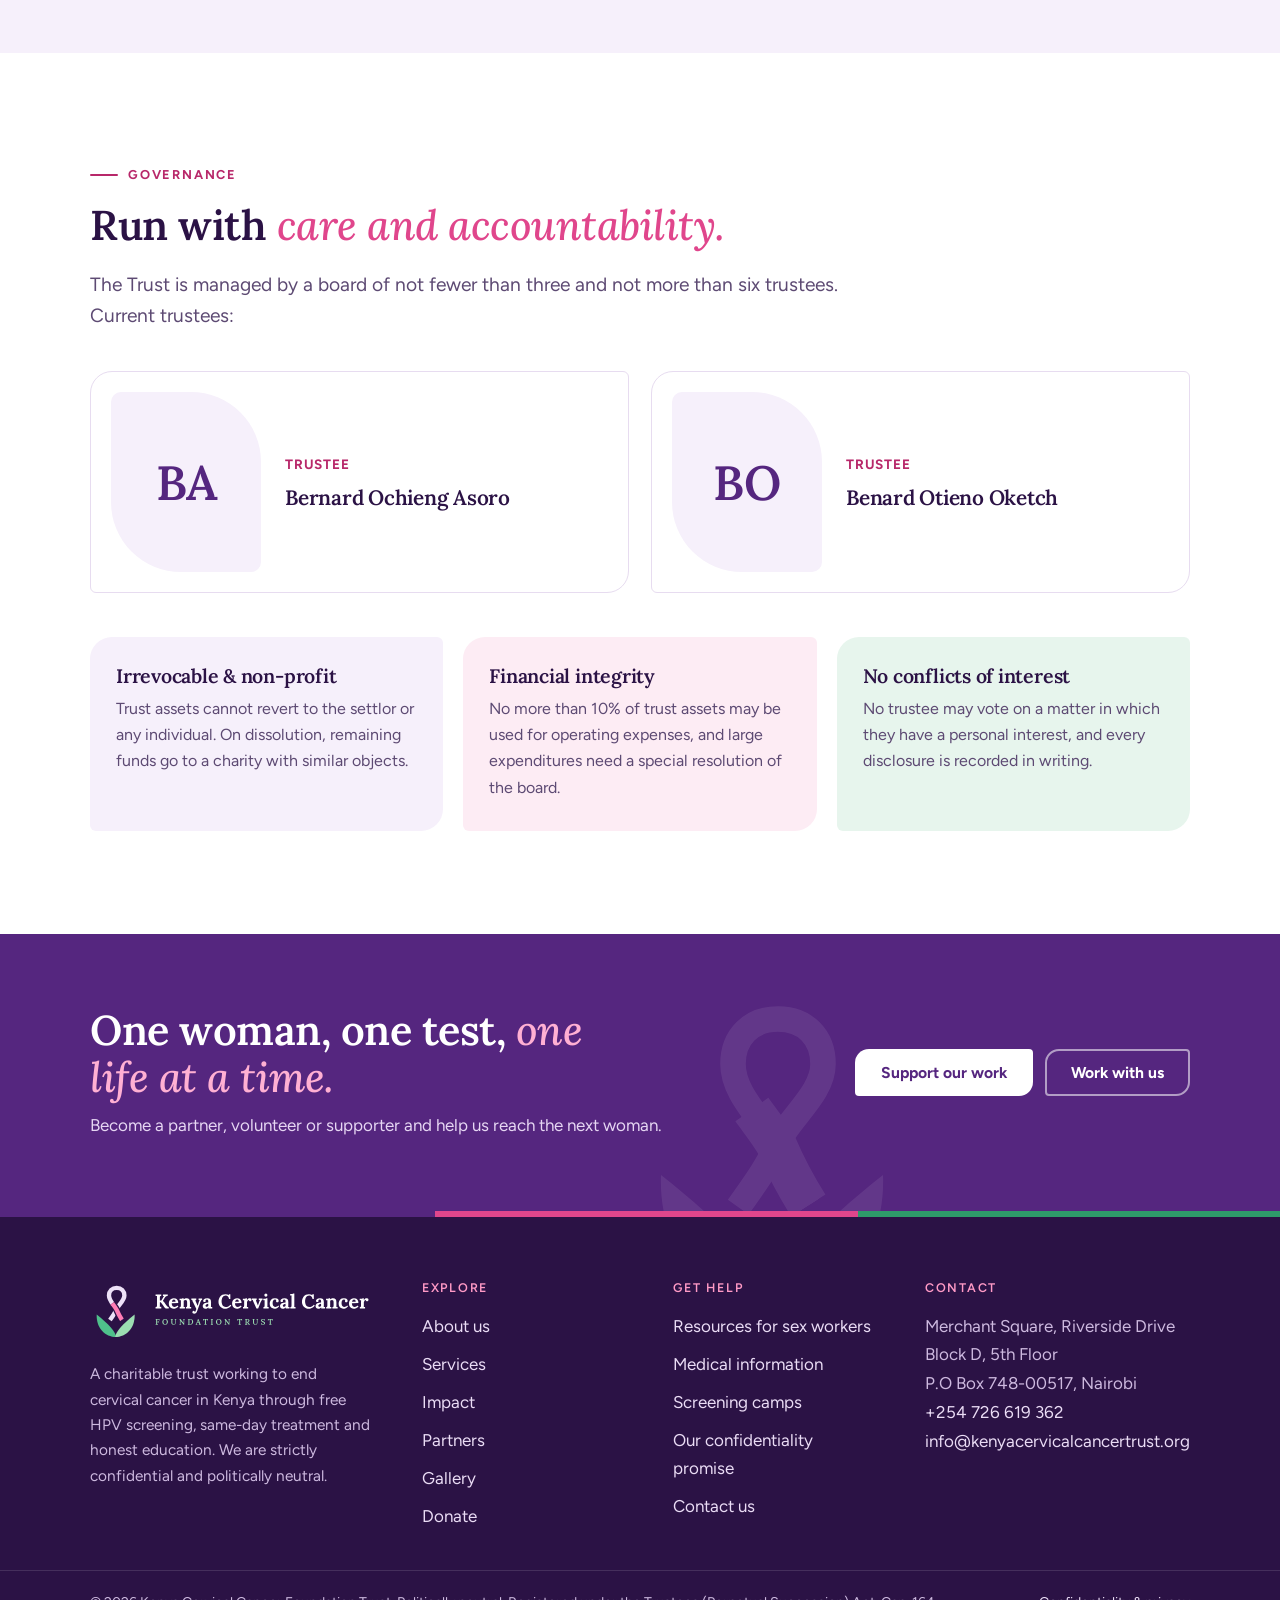
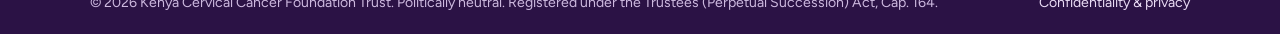
<file: about.html>
<!DOCTYPE html>
<html lang="en" class="no-js">
<head>
<meta charset="utf-8">
<meta name="viewport" content="width=device-width, initial-scale=1">
<title>About us – Kenya Cervical Cancer Foundation Trust</title>
<meta name="description" content="The Kenya Cervical Cancer Foundation Trust was founded by Dr. Bruce Semo in collaboration with Dr. Claudia Mason. Our mission, values and governance.">
<meta name="robots" content="index, follow">
<meta name="theme-color" content="#55267f">
<meta property="og:type" content="website">
<meta property="og:title" content="About us – Kenya Cervical Cancer Foundation Trust">
<meta property="og:description" content="The Kenya Cervical Cancer Foundation Trust was founded by Dr. Bruce Semo in collaboration with Dr. Claudia Mason. Our mission, values and governance.">
<meta property="og:image" content="https://www.kenyacervicalcancertrust.org/images/og-image.png">
<meta property="og:url" content="https://www.kenyacervicalcancertrust.org/about.html">
<meta name="twitter:card" content="summary_large_image">
<link rel="icon" href="images/favicon.svg" type="image/svg+xml">
<link rel="icon" href="images/favicon.png" type="image/png" sizes="512x512">
<link rel="apple-touch-icon" href="images/favicon.png">
<link rel="preconnect" href="https://fonts.googleapis.com">
<link rel="preconnect" href="https://fonts.gstatic.com" crossorigin>
<link rel="stylesheet" href="https://fonts.googleapis.com/css2?family=Figtree:wght@400;500;600;700;800&display=swap">
<link rel="stylesheet" href="css/style.css">
</head>
<body>
<a class="skip" href="#main">Skip to content</a>
<div class="topbar"><div class="wrap">
  <span class="pillar"><span class="dot"></span> Free HPV screening <span class="hide-s">&middot; Strictly confidential &middot; Same-day treatment</span></span>
  <span class="pillar"><a href="tel:+254726619362"><span class="hide-s">Call or WhatsApp </span>+254 726 619 362</a></span>
</div></div>
<header class="site-header"><div class="wrap">
  <a class="brand" href="index.html" aria-label="Kenya Cervical Cancer Foundation Trust — home"><img src="images/logo-horizontal.svg" alt="Kenya Cervical Cancer Foundation Trust" width="280" height="56"></a>
  <button class="menu-toggle" aria-expanded="false" aria-controls="site-nav" aria-label="Menu"><svg class="" viewBox="0 0 24 24" fill="none" stroke="currentColor" stroke-width="1.8" stroke-linecap="round" stroke-linejoin="round" aria-hidden="true" ><path d="M4 7h16M4 12h16M4 17h16"/></svg></button>
  <nav class="nav" id="site-nav" aria-label="Main"><a class="link" href="index.html">Home</a><a class="link" href="about.html" aria-current="page">About</a><a class="link" href="services.html">Services</a><a class="link" href="impact.html">Impact</a><a class="link" href="medical-info.html">Medical info</a><a class="link" href="partners.html">Partners</a><a class="link" href="gallery.html">Gallery</a><a class="link" href="contact.html">Contact</a><a class="btn btn-primary" href="donate.html">Donate</a></nav>
</div></header>
<main id="main">
<section class="page-hero"><img class="hero-ribbon" src="images/logo-mark.svg" alt="" aria-hidden="true">
<div class="wrap">
  <p class="crumbs"><a href="index.html">Home</a> &nbsp;/&nbsp; About us</p>
  <h1>Making screening <em>reachable, private</em> and free.</h1>
  <p class="lead">We are a charitable trust bringing HPV screening, same-day treatment and honest information to the women cervical cancer reaches first.</p>
</div></section>
<section class="section">
<div class="wrap">
  <div class="split top">
    <div class="reveal"><span class="eyebrow">Our mission</span><h2>Free HPV DNA screening, <em>with care and knowledge.</em></h2>
      <p class="lead">Provision of free HPV DNA screening and point of care while empowering women with knowledge and support.</p></div>
    <div class="reveal"><span class="eyebrow green">Our vision</span><h2>A Kenya where no woman dies of a <em>preventable</em> cancer.</h2>
      <p class="lead">Where every girl is vaccinated, every woman is screened, and every patient receives compassionate, timely care.</p></div>
  </div>
</div>
</section>

<section class="section bg-lilac" id="founder">
<div class="wrap">
  <div class="narrow reveal"><span class="eyebrow">How we began</span><h2>Founded by Dr. Bruce Semo, <em>built with collaborators.</em></h2>
  <p class="lead">The Trust was founded by Dr. Bruce Semo, who worked in collaboration with Dr. Claudia Mason. It is an irrevocable charitable trust registered under the Trustees (Perpetual Succession) Act, Cap. 164 of the Laws of Kenya.</p></div>
  <div class="people">
    <div class="person reveal"><div class="ph"><span class="mono" aria-hidden="true">BS</span></div>
      <div><div class="role">Founder</div><h3>Dr. Bruce Semo</h3><p>Founded the Trust to put accurate, point-of-care HPV screening and same-day treatment within reach of women who are usually left out.</p></div></div>
    <div class="person reveal"><div class="ph"><img src="images/people/claudia-mason.jpg" alt="Dr. Claudia Mason" loading="lazy"></div>
      <div><div class="role">In collaboration with</div><h3>Dr. Claudia Mason</h3><p>Worked in collaboration with our founder and continues to offer strategic guidance and international connections.</p></div></div>
  </div>
</div>
</section>

<section class="section">
<div class="wrap">
  <div class="narrow reveal"><span class="eyebrow">What we stand for</span><h2>Our <em>values.</em></h2></div>
  <div class="values">
    <div class="value reveal"><h3>Confidentiality</h3><p>We value secrecy in the way a clinic should. What a woman tells us, and what her test shows, is shared only with the people involved in her care.</p></div>
    <div class="value reveal"><h3>Dignity, without judgement</h3><p>Every woman is treated with respect, whatever her work, her story or her status. Sex workers are among the women we most want to reach.</p></div>
    <div class="value reveal"><h3>Politically neutral</h3><p>We do not support or oppose any political party or candidate. Our only side is women&rsquo;s health.</p></div>
    <div class="value reveal"><h3>Access first</h3><p>Rapid, point-of-care testing and a mobile clinic mean women don&rsquo;t have to travel far or wait long for answers.</p></div>
    <div class="value reveal"><h3>Same-day action</h3><p>Where possible, a woman who needs treatment is treated the same day &mdash; and otherwise linked straight to further investigation.</p></div>
    <div class="value reveal"><h3>Honest information</h3><p>Plain, accurate answers about HPV, vaccination and screening, so that fear and myth don&rsquo;t cost lives.</p></div>
  </div>
</div>
</section>

<section class="section on-dark" id="confidentiality">
<div class="wrap">
  <div class="pledge">
    <div class="block reveal"><div class="ic"><svg class="" viewBox="0 0 24 24" fill="none" stroke="currentColor" stroke-width="1.8" stroke-linecap="round" stroke-linejoin="round" aria-hidden="true" ><rect x="4.5" y="10.5" width="15" height="10" rx="2.5"/><path d="M8 10.5V8a4 4 0 0 1 8 0v2.5"/><path d="M12 14.5v2.5"/></svg></div><div><h3>Our confidentiality promise</h3><p>Your details and results are used only to care for you. They are not shared with employers, family, partners or anyone else without your permission. You choose what you tell us.</p></div></div>
    <div class="block reveal"><div class="ic"><svg class="" viewBox="0 0 24 24" fill="none" stroke="currentColor" stroke-width="1.8" stroke-linecap="round" stroke-linejoin="round" aria-hidden="true" ><path d="M12 3.5v17M7 20.5h10"/><path d="M4 7.5h16"/><path d="M4 7.5l-2.5 6a3 3 0 0 0 5 0zM20 7.5l-2.5 6a3 3 0 0 0 5 0z"/></svg></div><div><h3>Politically neutral</h3><p>The Trust is independent of every political party. Our partnerships are about care, never about politics.</p></div></div>
  </div>
</div>
</section>

<section class="section bg-lilac">
<div class="wrap"><span class="eyebrow">Our work so far</span><div class="stats cards"><div class="stat reveal"><div class="num" data-count="3600">3,600</div><div class="lbl">Women reached</div></div><div class="stat reveal"><div class="num" data-count="2992">2,992</div><div class="lbl">Women screened</div><div class="sub">Rapid HPV DNA (E6/E7) test</div></div><div class="stat reveal"><div class="num" data-count="1422">1,422</div><div class="lbl">Vaccinated</div><div class="sub">Protected against HPV</div></div><div class="stat reveal"><div class="num" data-count="197">197</div><div class="lbl">Women treated</div><div class="sub">Same-day treatment</div></div></div></div>
</section>

<section class="section" id="governance">
<div class="wrap">
  <div class="narrow reveal"><span class="eyebrow">Governance</span><h2>Run with <em>care and accountability.</em></h2>
  <p class="lead">The Trust is managed by a board of not fewer than three and not more than six trustees. Current trustees:</p></div>
  <div class="people">
    <div class="person reveal"><div class="ph"><span class="mono" aria-hidden="true">BA</span></div><div><div class="role">Trustee</div><h3>Bernard Ochieng Asoro</h3></div></div>
    <div class="person reveal"><div class="ph"><span class="mono" aria-hidden="true">BO</span></div><div><div class="role">Trustee</div><h3>Benard Otieno Oketch</h3></div></div>
  </div>
  <div class="features">
    <article class="feature reveal"><h3>Irrevocable &amp; non-profit</h3><p>Trust assets cannot revert to the settlor or any individual. On dissolution, remaining funds go to a charity with similar objects.</p></article>
    <article class="feature reveal"><h3>Financial integrity</h3><p>No more than 10% of trust assets may be used for operating expenses, and large expenditures need a special resolution of the board.</p></article>
    <article class="feature reveal"><h3>No conflicts of interest</h3><p>No trustee may vote on a matter in which they have a personal interest, and every disclosure is recorded in writing.</p></article>
  </div>
</div>
</section>
<section class="cta"><img class="hero-ribbon" src="images/logo-mark.svg" alt="" aria-hidden="true"><div class="wrap">
<div><h2>One woman, one test, <em>one life at a time.</em></h2><p>Become a partner, volunteer or supporter and help us reach the next woman.</p></div>
<div class="btn-row"><a class="btn btn-light" href="donate.html">Support our work</a><a class="btn btn-ghost-light" href="contact.html">Work with us</a></div></div></section>
</main>
<footer class="site-footer">
<div class="tricolor"></div>
<div class="wrap">
  <div class="about">
    <img src="images/logo-horizontal-light.svg" alt="Kenya Cervical Cancer Foundation Trust" width="340" height="62">
    <p>A charitable trust working to end cervical cancer in Kenya through free HPV screening, same-day treatment and honest education. We are strictly confidential and politically neutral.</p>
  </div>
  <div><h4>Explore</h4><ul>
    <li><a href="about.html">About us</a></li><li><a href="services.html">Services</a></li><li><a href="impact.html">Impact</a></li>
    <li><a href="partners.html">Partners</a></li><li><a href="gallery.html">Gallery</a></li><li><a href="donate.html">Donate</a></li></ul></div>
  <div><h4>Get help</h4><ul>
    <li><a href="medical-info.html#sex-workers">Resources for sex workers</a></li>
    <li><a href="medical-info.html">Medical information</a></li>
    <li><a href="index.html#camps">Screening camps</a></li>
    <li><a href="about.html#confidentiality">Our confidentiality promise</a></li>
    <li><a href="contact.html">Contact us</a></li></ul></div>
  <div><h4>Contact</h4>
    <address>Merchant Square, Riverside Drive<br>Block D, 5th Floor<br>P.O Box 748-00517, Nairobi<br>
    <a href="tel:+254726619362">+254 726 619 362</a><br><a href="mailto:info@kenyacervicalcancertrust.org">info@kenyacervicalcancertrust.org</a></address></div>
</div>
<div class="legal"><div class="wrap">
  <span>&copy; 2026 Kenya Cervical Cancer Foundation Trust. Politically neutral. Registered under the Trustees (Perpetual Succession) Act, Cap. 164.</span>
  <a href="about.html#confidentiality">Confidentiality &amp; privacy</a>
</div></div>
</footer>
<script src="js/main.js" defer></script>
</body>
</html>
</file>
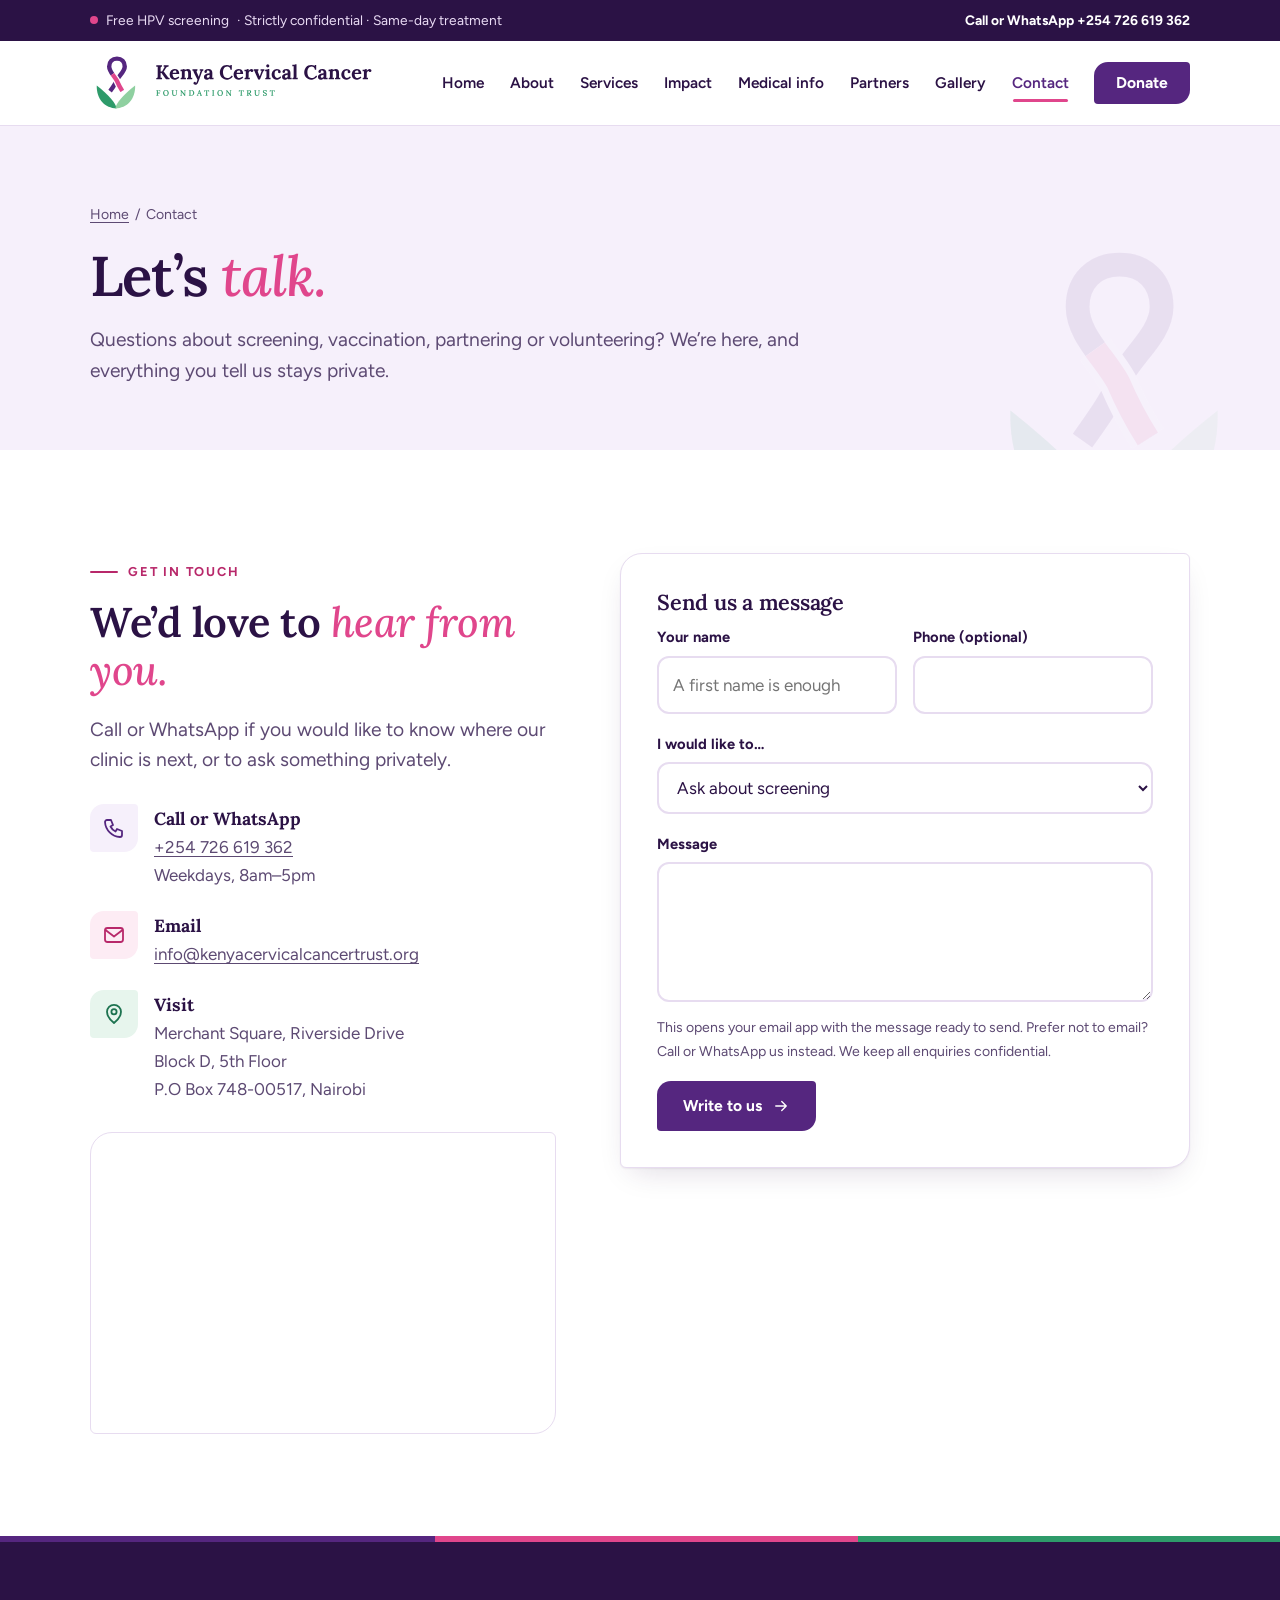
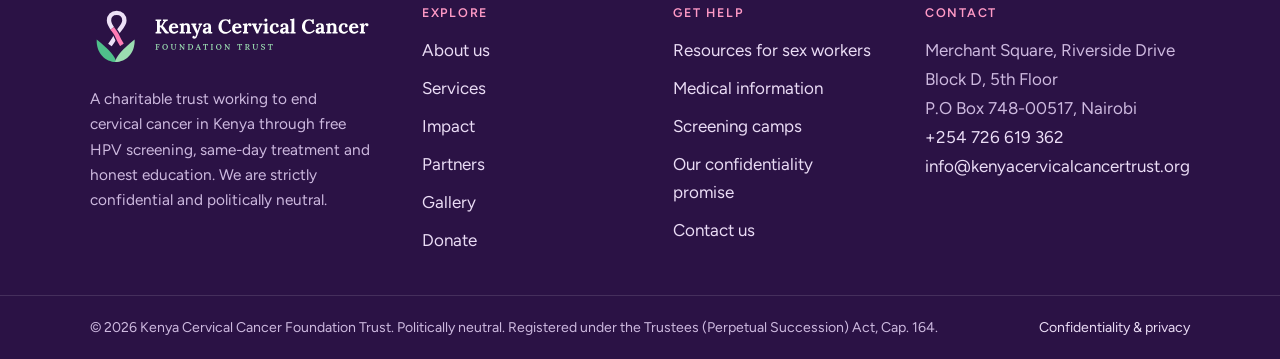
<file: contact.html>
<!DOCTYPE html>
<html lang="en" class="no-js">
<head>
<meta charset="utf-8">
<meta name="viewport" content="width=device-width, initial-scale=1">
<title>Contact – Kenya Cervical Cancer Foundation Trust</title>
<meta name="description" content="Contact the Kenya Cervical Cancer Foundation Trust: phone, WhatsApp, email and our Nairobi office.">
<meta name="robots" content="index, follow">
<meta name="theme-color" content="#55267f">
<meta property="og:type" content="website">
<meta property="og:title" content="Contact – Kenya Cervical Cancer Foundation Trust">
<meta property="og:description" content="Contact the Kenya Cervical Cancer Foundation Trust: phone, WhatsApp, email and our Nairobi office.">
<meta property="og:image" content="https://www.kenyacervicalcancertrust.org/images/og-image.png">
<meta property="og:url" content="https://www.kenyacervicalcancertrust.org/contact.html">
<meta name="twitter:card" content="summary_large_image">
<link rel="icon" href="images/favicon.svg" type="image/svg+xml">
<link rel="icon" href="images/favicon.png" type="image/png" sizes="512x512">
<link rel="apple-touch-icon" href="images/favicon.png">
<link rel="preconnect" href="https://fonts.googleapis.com">
<link rel="preconnect" href="https://fonts.gstatic.com" crossorigin>
<link rel="stylesheet" href="https://fonts.googleapis.com/css2?family=Figtree:wght@400;500;600;700;800&display=swap">
<link rel="stylesheet" href="css/style.css">
</head>
<body>
<a class="skip" href="#main">Skip to content</a>
<div class="topbar"><div class="wrap">
  <span class="pillar"><span class="dot"></span> Free HPV screening <span class="hide-s">&middot; Strictly confidential &middot; Same-day treatment</span></span>
  <span class="pillar"><a href="tel:+254726619362"><span class="hide-s">Call or WhatsApp </span>+254 726 619 362</a></span>
</div></div>
<header class="site-header"><div class="wrap">
  <a class="brand" href="index.html" aria-label="Kenya Cervical Cancer Foundation Trust — home"><img src="images/logo-horizontal.svg" alt="Kenya Cervical Cancer Foundation Trust" width="280" height="56"></a>
  <button class="menu-toggle" aria-expanded="false" aria-controls="site-nav" aria-label="Menu"><svg class="" viewBox="0 0 24 24" fill="none" stroke="currentColor" stroke-width="1.8" stroke-linecap="round" stroke-linejoin="round" aria-hidden="true" ><path d="M4 7h16M4 12h16M4 17h16"/></svg></button>
  <nav class="nav" id="site-nav" aria-label="Main"><a class="link" href="index.html">Home</a><a class="link" href="about.html">About</a><a class="link" href="services.html">Services</a><a class="link" href="impact.html">Impact</a><a class="link" href="medical-info.html">Medical info</a><a class="link" href="partners.html">Partners</a><a class="link" href="gallery.html">Gallery</a><a class="link" href="contact.html" aria-current="page">Contact</a><a class="btn btn-primary" href="donate.html">Donate</a></nav>
</div></header>
<main id="main">
<section class="page-hero"><img class="hero-ribbon" src="images/logo-mark.svg" alt="" aria-hidden="true">
<div class="wrap">
  <p class="crumbs"><a href="index.html">Home</a> &nbsp;/&nbsp; Contact</p>
  <h1>Let&rsquo;s <em>talk.</em></h1>
  <p class="lead">Questions about screening, vaccination, partnering or volunteering? We&rsquo;re here, and everything you tell us stays private.</p>
</div></section><section class="section"><div class="wrap contact-grid">
  <div class="reveal">
    <span class="eyebrow">Get in touch</span>
    <h2>We&rsquo;d love to <em>hear from you.</em></h2>
    <p class="lead">Call or WhatsApp if you would like to know where our clinic is next, or to ask something privately.</p>
    <ul class="info-list">
      <li><span class="ic"><svg class="" viewBox="0 0 24 24" fill="none" stroke="currentColor" stroke-width="1.8" stroke-linecap="round" stroke-linejoin="round" aria-hidden="true" ><path d="M5 4h4l2 5-2.5 1.5a11 11 0 0 0 5 5L15 13l5 2v4a2 2 0 0 1-2 2A16 16 0 0 1 3 6a2 2 0 0 1 2-2z"/></svg></span><div><b>Call or WhatsApp</b><a href="tel:+254726619362">+254 726 619 362</a><br><span>Weekdays, 8am&ndash;5pm</span></div></li>
      <li><span class="ic"><svg class="" viewBox="0 0 24 24" fill="none" stroke="currentColor" stroke-width="1.8" stroke-linecap="round" stroke-linejoin="round" aria-hidden="true" ><rect x="3" y="5" width="18" height="14" rx="2.5"/><path d="M3.5 7l8.5 6.5L20.5 7"/></svg></span><div><b>Email</b><a href="mailto:info@kenyacervicalcancertrust.org">info@kenyacervicalcancertrust.org</a></div></li>
      <li><span class="ic"><svg class="" viewBox="0 0 24 24" fill="none" stroke="currentColor" stroke-width="1.8" stroke-linecap="round" stroke-linejoin="round" aria-hidden="true" ><path d="M12 21s7-5.6 7-11.2A7 7 0 0 0 5 9.8C5 15.4 12 21 12 21z"/><circle cx="12" cy="9.8" r="2.6"/></svg></span><div><b>Visit</b><span>Merchant Square, Riverside Drive<br>Block D, 5th Floor<br>P.O Box 748-00517, Nairobi</span></div></li>
    </ul>
    <div class="map"><iframe title="Map showing Merchant Square, Riverside Drive, Nairobi" loading="lazy" referrerpolicy="no-referrer-when-downgrade" src="https://maps.google.com/maps?q=Merchant+Square+Riverside+Drive+Nairobi&amp;z=15&amp;output=embed"></iframe></div>
  </div>
  <form class="card reveal" id="contact-form" novalidate>
    <h3>Send us a message</h3>
    <div class="field-row">
      <div class="field"><label for="name">Your name</label><input id="name" name="name" autocomplete="name" placeholder="A first name is enough"></div>
      <div class="field"><label for="phone">Phone (optional)</label><input id="phone" name="phone" type="tel" autocomplete="tel"></div>
    </div>
    <div class="field"><label for="reason">I would like to&hellip;</label>
      <select id="reason" name="reason">
        <option>Ask about screening</option><option>Ask about vaccination</option><option>Find a screening camp</option>
        <option>Partner with the Trust</option><option>Volunteer</option><option>Support the work</option><option>Something else</option>
      </select></div>
    <div class="field"><label for="message">Message</label><textarea id="message" name="message"></textarea>
      <p class="hint">This opens your email app with the message ready to send. Prefer not to email? Call or WhatsApp us instead. We keep all enquiries confidential.</p></div>
    <button class="btn btn-primary" type="submit">Write to us <svg class="" viewBox="0 0 24 24" fill="none" stroke="currentColor" stroke-width="1.8" stroke-linecap="round" stroke-linejoin="round" aria-hidden="true" ><path d="M5 12h14M13 6l6 6-6 6"/></svg></button>
  </form>
</div></section>
</main>
<footer class="site-footer">
<div class="tricolor"></div>
<div class="wrap">
  <div class="about">
    <img src="images/logo-horizontal-light.svg" alt="Kenya Cervical Cancer Foundation Trust" width="340" height="62">
    <p>A charitable trust working to end cervical cancer in Kenya through free HPV screening, same-day treatment and honest education. We are strictly confidential and politically neutral.</p>
  </div>
  <div><h4>Explore</h4><ul>
    <li><a href="about.html">About us</a></li><li><a href="services.html">Services</a></li><li><a href="impact.html">Impact</a></li>
    <li><a href="partners.html">Partners</a></li><li><a href="gallery.html">Gallery</a></li><li><a href="donate.html">Donate</a></li></ul></div>
  <div><h4>Get help</h4><ul>
    <li><a href="medical-info.html#sex-workers">Resources for sex workers</a></li>
    <li><a href="medical-info.html">Medical information</a></li>
    <li><a href="index.html#camps">Screening camps</a></li>
    <li><a href="about.html#confidentiality">Our confidentiality promise</a></li>
    <li><a href="contact.html">Contact us</a></li></ul></div>
  <div><h4>Contact</h4>
    <address>Merchant Square, Riverside Drive<br>Block D, 5th Floor<br>P.O Box 748-00517, Nairobi<br>
    <a href="tel:+254726619362">+254 726 619 362</a><br><a href="mailto:info@kenyacervicalcancertrust.org">info@kenyacervicalcancertrust.org</a></address></div>
</div>
<div class="legal"><div class="wrap">
  <span>&copy; 2026 Kenya Cervical Cancer Foundation Trust. Politically neutral. Registered under the Trustees (Perpetual Succession) Act, Cap. 164.</span>
  <a href="about.html#confidentiality">Confidentiality &amp; privacy</a>
</div></div>
</footer>
<script src="js/main.js" defer></script>
</body>
</html>
</file>
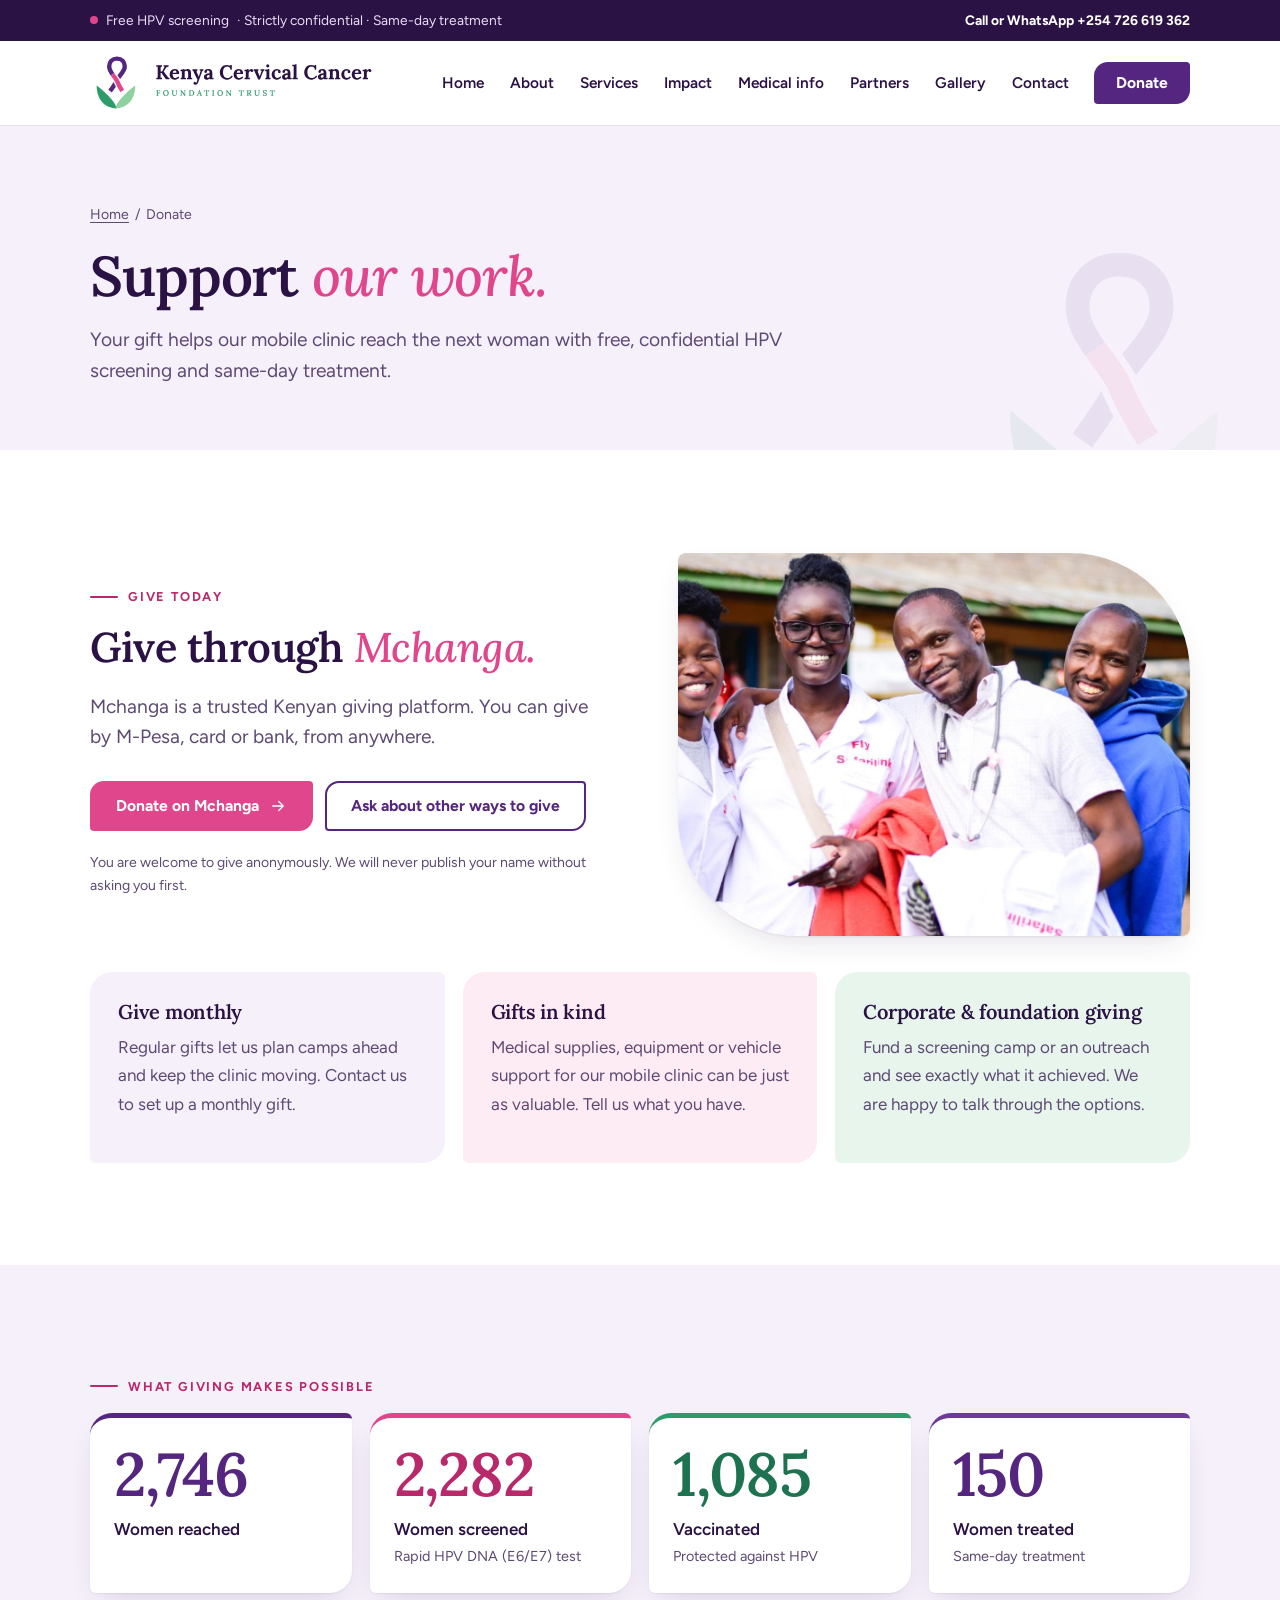
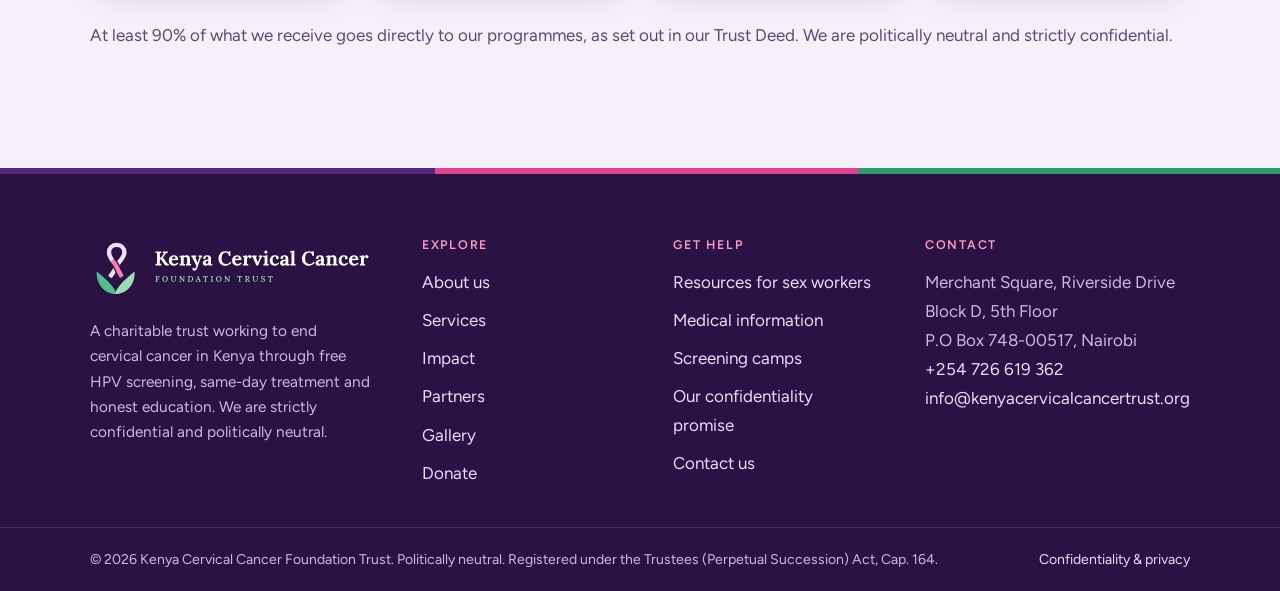
<file: donate.html>
<!DOCTYPE html>
<html lang="en" class="no-js">
<head>
<meta charset="utf-8">
<meta name="viewport" content="width=device-width, initial-scale=1">
<title>Donate – Kenya Cervical Cancer Foundation Trust</title>
<meta name="description" content="Give to the Kenya Cervical Cancer Foundation Trust to fund free HPV screening, colposcopy and same-day treatment for women in Kenya.">
<meta name="robots" content="index, follow">
<meta name="theme-color" content="#55267f">
<meta property="og:type" content="website">
<meta property="og:title" content="Donate – Kenya Cervical Cancer Foundation Trust">
<meta property="og:description" content="Give to the Kenya Cervical Cancer Foundation Trust to fund free HPV screening, colposcopy and same-day treatment for women in Kenya.">
<meta property="og:image" content="https://www.kenyacervicalcancertrust.org/images/og-image.png">
<meta property="og:url" content="https://www.kenyacervicalcancertrust.org/donate.html">
<meta name="twitter:card" content="summary_large_image">
<link rel="icon" href="images/favicon.svg" type="image/svg+xml">
<link rel="icon" href="images/favicon.png" type="image/png" sizes="512x512">
<link rel="apple-touch-icon" href="images/favicon.png">
<link rel="preconnect" href="https://fonts.googleapis.com">
<link rel="preconnect" href="https://fonts.gstatic.com" crossorigin>
<link rel="stylesheet" href="https://fonts.googleapis.com/css2?family=Figtree:wght@400;500;600;700;800&display=swap">
<link rel="stylesheet" href="css/style.css">
</head>
<body>
<a class="skip" href="#main">Skip to content</a>
<div class="topbar"><div class="wrap">
  <span class="pillar"><span class="dot"></span> Free HPV screening <span class="hide-s">&middot; Strictly confidential &middot; Same-day treatment</span></span>
  <span class="pillar"><a href="tel:+254726619362"><span class="hide-s">Call or WhatsApp </span>+254 726 619 362</a></span>
</div></div>
<header class="site-header"><div class="wrap">
  <a class="brand" href="index.html" aria-label="Kenya Cervical Cancer Foundation Trust — home"><img src="images/logo-horizontal.svg" alt="Kenya Cervical Cancer Foundation Trust" width="280" height="56"></a>
  <button class="menu-toggle" aria-expanded="false" aria-controls="site-nav" aria-label="Menu"><svg class="" viewBox="0 0 24 24" fill="none" stroke="currentColor" stroke-width="1.8" stroke-linecap="round" stroke-linejoin="round" aria-hidden="true" ><path d="M4 7h16M4 12h16M4 17h16"/></svg></button>
  <nav class="nav" id="site-nav" aria-label="Main"><a class="link" href="index.html">Home</a><a class="link" href="about.html">About</a><a class="link" href="services.html">Services</a><a class="link" href="impact.html">Impact</a><a class="link" href="medical-info.html">Medical info</a><a class="link" href="partners.html">Partners</a><a class="link" href="gallery.html">Gallery</a><a class="link" href="contact.html">Contact</a><a class="btn btn-primary" href="donate.html">Donate</a></nav>
</div></header>
<main id="main">
<section class="page-hero"><img class="hero-ribbon" src="images/logo-mark.svg" alt="" aria-hidden="true">
<div class="wrap">
  <p class="crumbs"><a href="index.html">Home</a> &nbsp;/&nbsp; Donate</p>
  <h1>Support <em>our work.</em></h1>
  <p class="lead">Your gift helps our mobile clinic reach the next woman with free, confidential HPV screening and same-day treatment.</p>
</div></section><section class="section"><div class="wrap">
<div class="split">
  <div class="reveal">
    <span class="eyebrow">Give today</span>
    <h2>Give through <em>Mchanga.</em></h2>
    <p class="lead">Mchanga is a trusted Kenyan giving platform. You can give by M-Pesa, card or bank, from anywhere.</p>
    <div class="btn-row"><a class="btn btn-pink" href="https://www.mchanga.africa/fundraiser/kcct" target="_blank" rel="noopener">Donate on Mchanga <svg class="" viewBox="0 0 24 24" fill="none" stroke="currentColor" stroke-width="1.8" stroke-linecap="round" stroke-linejoin="round" aria-hidden="true" ><path d="M5 12h14M13 6l6 6-6 6"/></svg></a><a class="btn btn-ghost" href="contact.html">Ask about other ways to give</a></div>
    <p class="hint" style="margin-top:20px">You are welcome to give anonymously. We will never publish your name without asking you first.</p>
  </div>
  <div class="photo leaf-r wide reveal"><img src="images/gallery/g21.jpg" alt="Members of our clinical team smiling together" loading="lazy"></div>
</div>
<div class="give">
  <div class="reveal"><h3>Give monthly</h3><p>Regular gifts let us plan camps ahead and keep the clinic moving. Contact us to set up a monthly gift.</p></div>
  <div class="reveal"><h3>Gifts in kind</h3><p>Medical supplies, equipment or vehicle support for our mobile clinic can be just as valuable. Tell us what you have.</p></div>
  <div class="reveal"><h3>Corporate &amp; foundation giving</h3><p>Fund a screening camp or an outreach and see exactly what it achieved. We are happy to talk through the options.</p></div>
</div>
</div></section>
<section class="section bg-lilac"><div class="wrap"><span class="eyebrow">What giving makes possible</span><div class="stats cards"><div class="stat reveal"><div class="num" data-count="3600">3,600</div><div class="lbl">Women reached</div></div><div class="stat reveal"><div class="num" data-count="2992">2,992</div><div class="lbl">Women screened</div><div class="sub">Rapid HPV DNA (E6/E7) test</div></div><div class="stat reveal"><div class="num" data-count="1422">1,422</div><div class="lbl">Vaccinated</div><div class="sub">Protected against HPV</div></div><div class="stat reveal"><div class="num" data-count="197">197</div><div class="lbl">Women treated</div><div class="sub">Same-day treatment</div></div></div>
<p style="margin-top:28px;color:var(--muted)">At least 90% of what we receive goes directly to our programmes, as set out in our Trust Deed. We are politically neutral and strictly confidential.</p></div></section>
</main>
<footer class="site-footer">
<div class="tricolor"></div>
<div class="wrap">
  <div class="about">
    <img src="images/logo-horizontal-light.svg" alt="Kenya Cervical Cancer Foundation Trust" width="340" height="62">
    <p>A charitable trust working to end cervical cancer in Kenya through free HPV screening, same-day treatment and honest education. We are strictly confidential and politically neutral.</p>
  </div>
  <div><h4>Explore</h4><ul>
    <li><a href="about.html">About us</a></li><li><a href="services.html">Services</a></li><li><a href="impact.html">Impact</a></li>
    <li><a href="partners.html">Partners</a></li><li><a href="gallery.html">Gallery</a></li><li><a href="donate.html">Donate</a></li></ul></div>
  <div><h4>Get help</h4><ul>
    <li><a href="medical-info.html#sex-workers">Resources for sex workers</a></li>
    <li><a href="medical-info.html">Medical information</a></li>
    <li><a href="index.html#camps">Screening camps</a></li>
    <li><a href="about.html#confidentiality">Our confidentiality promise</a></li>
    <li><a href="contact.html">Contact us</a></li></ul></div>
  <div><h4>Contact</h4>
    <address>Merchant Square, Riverside Drive<br>Block D, 5th Floor<br>P.O Box 748-00517, Nairobi<br>
    <a href="tel:+254726619362">+254 726 619 362</a><br><a href="mailto:info@kenyacervicalcancertrust.org">info@kenyacervicalcancertrust.org</a></address></div>
</div>
<div class="legal"><div class="wrap">
  <span>&copy; 2026 Kenya Cervical Cancer Foundation Trust. Politically neutral. Registered under the Trustees (Perpetual Succession) Act, Cap. 164.</span>
  <a href="about.html#confidentiality">Confidentiality &amp; privacy</a>
</div></div>
</footer>
<script src="js/main.js" defer></script>
</body>
</html>
</file>
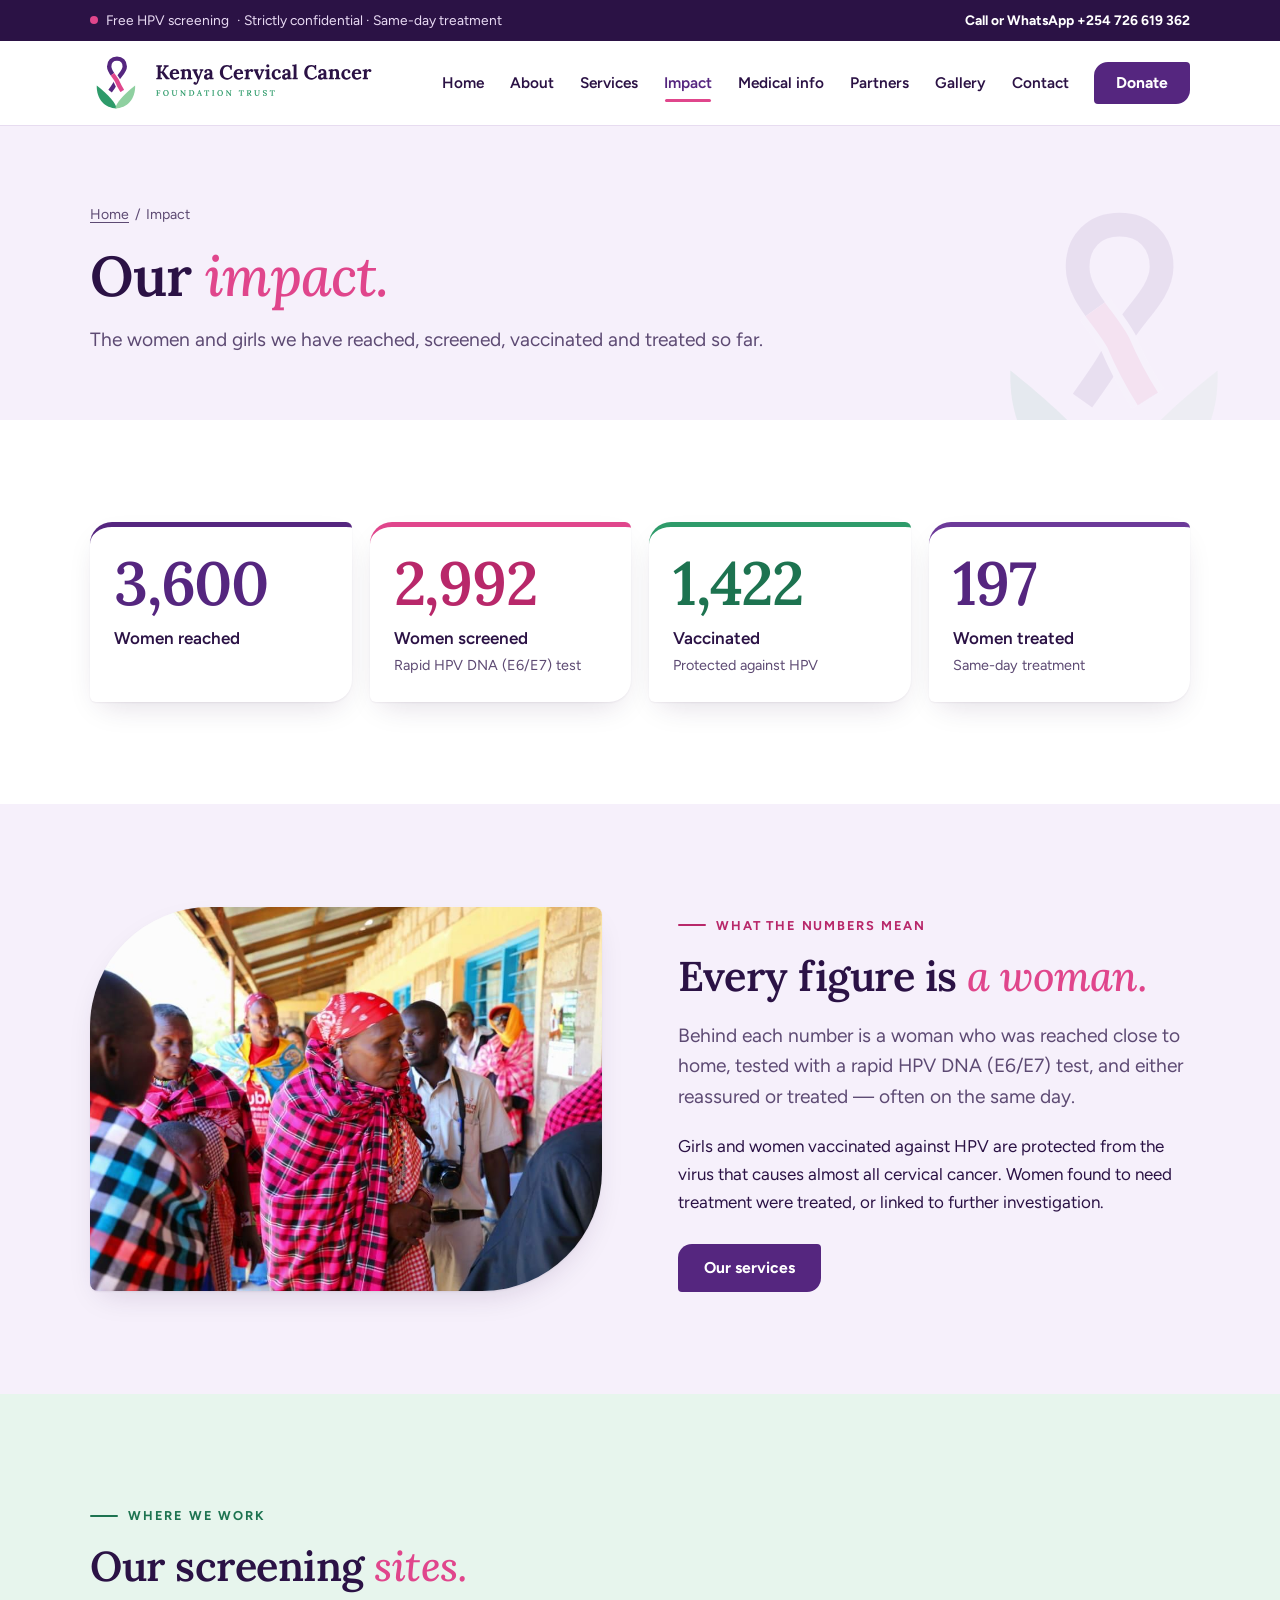
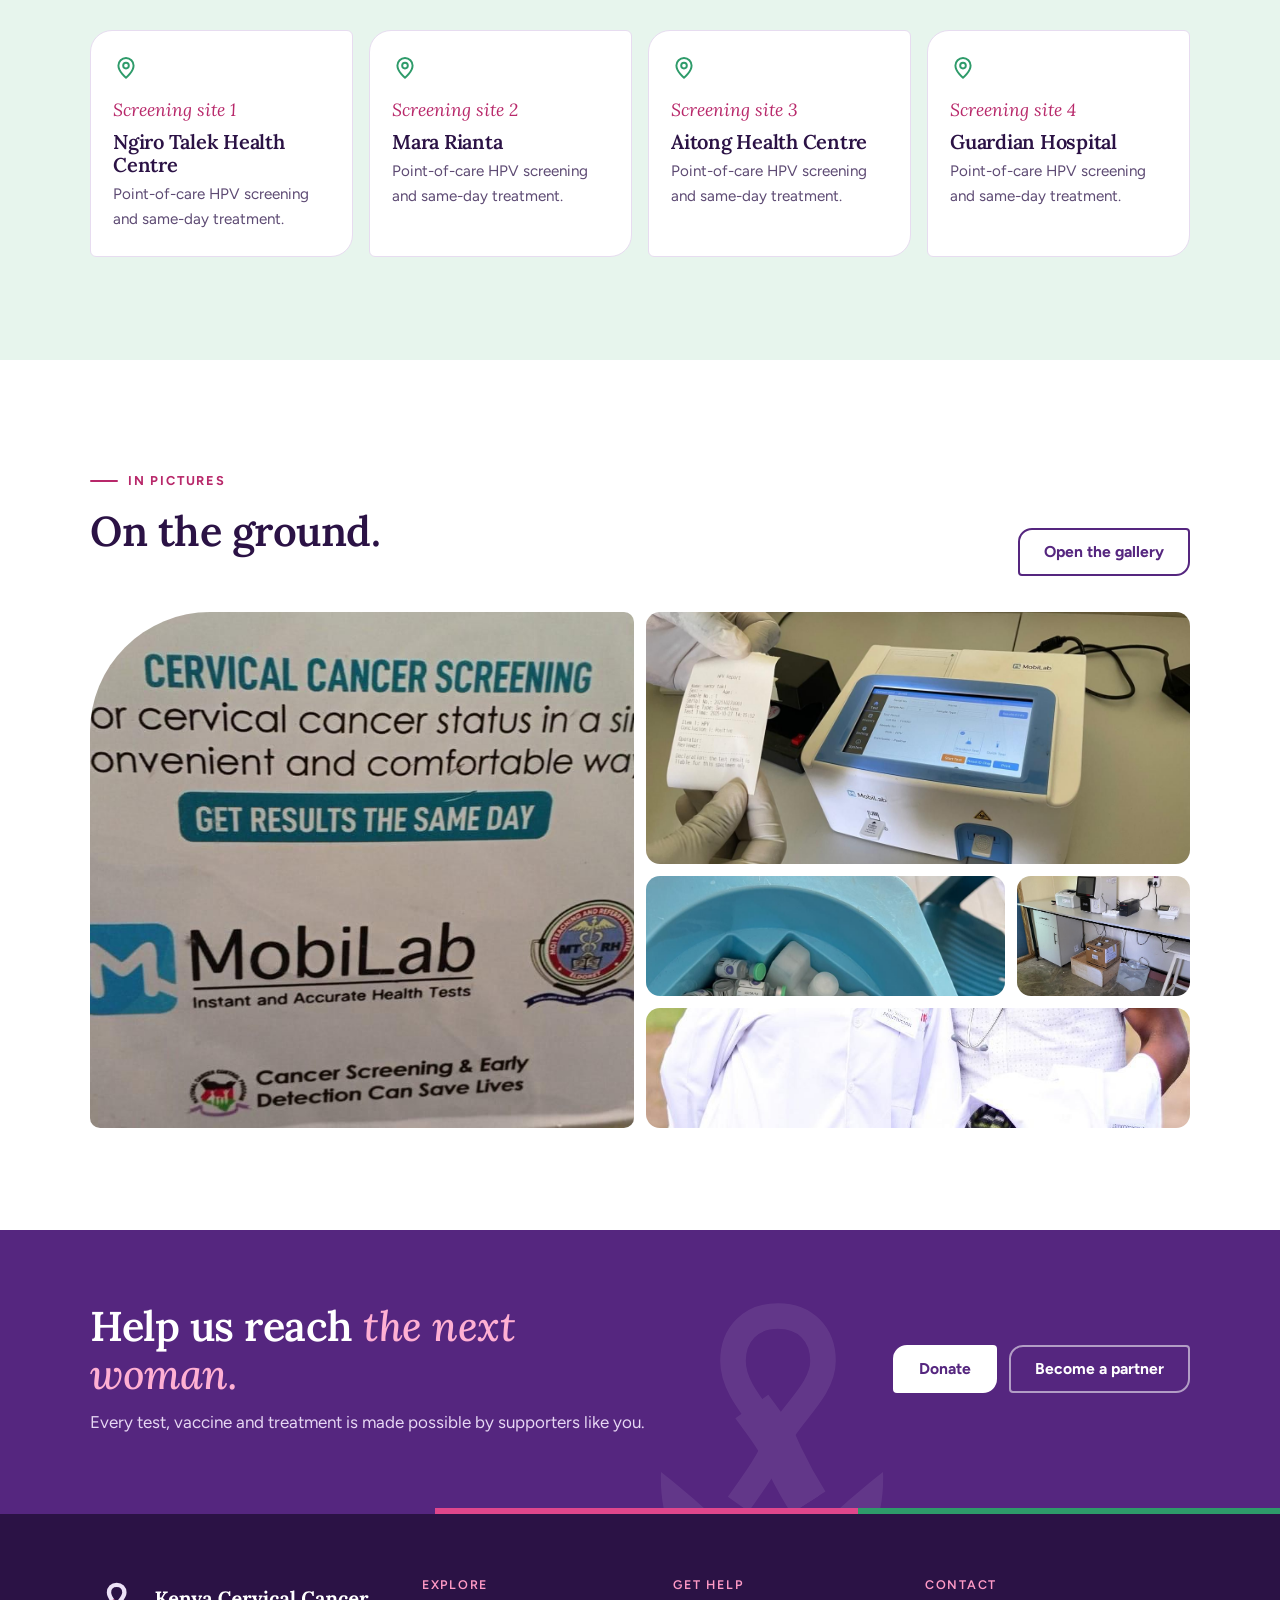
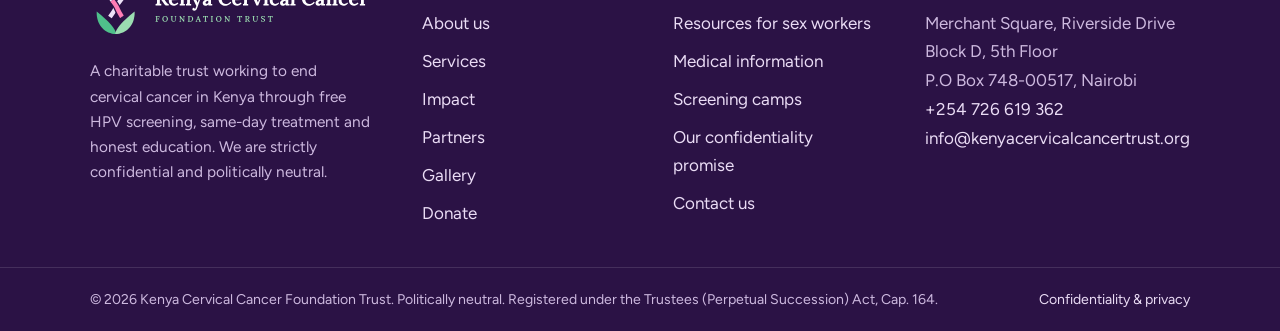
<file: impact.html>
<!DOCTYPE html>
<html lang="en" class="no-js">
<head>
<meta charset="utf-8">
<meta name="viewport" content="width=device-width, initial-scale=1">
<title>Impact – Kenya Cervical Cancer Foundation Trust</title>
<meta name="description" content="Women reached, screened, vaccinated and treated by the Kenya Cervical Cancer Foundation Trust, and where we work.">
<meta name="robots" content="index, follow">
<meta name="theme-color" content="#55267f">
<meta property="og:type" content="website">
<meta property="og:title" content="Impact – Kenya Cervical Cancer Foundation Trust">
<meta property="og:description" content="Women reached, screened, vaccinated and treated by the Kenya Cervical Cancer Foundation Trust, and where we work.">
<meta property="og:image" content="https://www.kenyacervicalcancertrust.org/images/og-image.png">
<meta property="og:url" content="https://www.kenyacervicalcancertrust.org/impact.html">
<meta name="twitter:card" content="summary_large_image">
<link rel="icon" href="images/favicon.svg" type="image/svg+xml">
<link rel="icon" href="images/favicon.png" type="image/png" sizes="512x512">
<link rel="apple-touch-icon" href="images/favicon.png">
<link rel="preconnect" href="https://fonts.googleapis.com">
<link rel="preconnect" href="https://fonts.gstatic.com" crossorigin>
<link rel="stylesheet" href="https://fonts.googleapis.com/css2?family=Figtree:wght@400;500;600;700;800&display=swap">
<link rel="stylesheet" href="css/style.css">
</head>
<body>
<a class="skip" href="#main">Skip to content</a>
<div class="topbar"><div class="wrap">
  <span class="pillar"><span class="dot"></span> Free HPV screening <span class="hide-s">&middot; Strictly confidential &middot; Same-day treatment</span></span>
  <span class="pillar"><a href="tel:+254726619362"><span class="hide-s">Call or WhatsApp </span>+254 726 619 362</a></span>
</div></div>
<header class="site-header"><div class="wrap">
  <a class="brand" href="index.html" aria-label="Kenya Cervical Cancer Foundation Trust — home"><img src="images/logo-horizontal.svg" alt="Kenya Cervical Cancer Foundation Trust" width="280" height="56"></a>
  <button class="menu-toggle" aria-expanded="false" aria-controls="site-nav" aria-label="Menu"><svg class="" viewBox="0 0 24 24" fill="none" stroke="currentColor" stroke-width="1.8" stroke-linecap="round" stroke-linejoin="round" aria-hidden="true" ><path d="M4 7h16M4 12h16M4 17h16"/></svg></button>
  <nav class="nav" id="site-nav" aria-label="Main"><a class="link" href="index.html">Home</a><a class="link" href="about.html">About</a><a class="link" href="services.html">Services</a><a class="link" href="impact.html" aria-current="page">Impact</a><a class="link" href="medical-info.html">Medical info</a><a class="link" href="partners.html">Partners</a><a class="link" href="gallery.html">Gallery</a><a class="link" href="contact.html">Contact</a><a class="btn btn-primary" href="donate.html">Donate</a></nav>
</div></header>
<main id="main">
<section class="page-hero"><img class="hero-ribbon" src="images/logo-mark.svg" alt="" aria-hidden="true">
<div class="wrap">
  <p class="crumbs"><a href="index.html">Home</a> &nbsp;/&nbsp; Impact</p>
  <h1>Our <em>impact.</em></h1>
  <p class="lead">The women and girls we have reached, screened, vaccinated and treated so far.</p>
</div></section><section class="section"><div class="wrap"><div class="stats cards"><div class="stat reveal"><div class="num" data-count="3600">3,600</div><div class="lbl">Women reached</div></div><div class="stat reveal"><div class="num" data-count="2992">2,992</div><div class="lbl">Women screened</div><div class="sub">Rapid HPV DNA (E6/E7) test</div></div><div class="stat reveal"><div class="num" data-count="1422">1,422</div><div class="lbl">Vaccinated</div><div class="sub">Protected against HPV</div></div><div class="stat reveal"><div class="num" data-count="197">197</div><div class="lbl">Women treated</div><div class="sub">Same-day treatment</div></div></div></div></section><section class="section bg-lilac"><div class="wrap split">
  <div class="photo leaf-l wide reveal"><img src="images/gallery/g19.jpg" alt="Women gathered at a screening camp" loading="lazy"></div>
  <div class="reveal"><span class="eyebrow">What the numbers mean</span><h2>Every figure is <em>a woman.</em></h2>
  <p class="lead">Behind each number is a woman who was reached close to home, tested with a rapid HPV DNA (E6/E7) test, and either reassured or treated &mdash; often on the same day.</p>
  <p>Girls and women vaccinated against HPV are protected from the virus that causes almost all cervical cancer. Women found to need treatment were treated, or linked to further investigation.</p>
  <div class="btn-row"><a class="btn btn-primary" href="services.html">Our services</a></div></div>
</div></section><section class="section bg-mint"><div class="wrap"><div class="narrow"><span class="eyebrow green">Where we work</span><h2>Our screening <em>sites.</em></h2></div><ul class="camps"><li class="camp reveal"><svg class="" viewBox="0 0 24 24" fill="none" stroke="currentColor" stroke-width="1.8" stroke-linecap="round" stroke-linejoin="round" aria-hidden="true" ><path d="M12 21s7-5.6 7-11.2A7 7 0 0 0 5 9.8C5 15.4 12 21 12 21z"/><circle cx="12" cy="9.8" r="2.6"/></svg><span class="n">Screening site 1</span><h3>Ngiro Talek Health Centre</h3><p>Point-of-care HPV screening and same-day treatment.</p></li><li class="camp reveal"><svg class="" viewBox="0 0 24 24" fill="none" stroke="currentColor" stroke-width="1.8" stroke-linecap="round" stroke-linejoin="round" aria-hidden="true" ><path d="M12 21s7-5.6 7-11.2A7 7 0 0 0 5 9.8C5 15.4 12 21 12 21z"/><circle cx="12" cy="9.8" r="2.6"/></svg><span class="n">Screening site 2</span><h3>Mara Rianta</h3><p>Point-of-care HPV screening and same-day treatment.</p></li><li class="camp reveal"><svg class="" viewBox="0 0 24 24" fill="none" stroke="currentColor" stroke-width="1.8" stroke-linecap="round" stroke-linejoin="round" aria-hidden="true" ><path d="M12 21s7-5.6 7-11.2A7 7 0 0 0 5 9.8C5 15.4 12 21 12 21z"/><circle cx="12" cy="9.8" r="2.6"/></svg><span class="n">Screening site 3</span><h3>Aitong Health Centre</h3><p>Point-of-care HPV screening and same-day treatment.</p></li><li class="camp reveal"><svg class="" viewBox="0 0 24 24" fill="none" stroke="currentColor" stroke-width="1.8" stroke-linecap="round" stroke-linejoin="round" aria-hidden="true" ><path d="M12 21s7-5.6 7-11.2A7 7 0 0 0 5 9.8C5 15.4 12 21 12 21z"/><circle cx="12" cy="9.8" r="2.6"/></svg><span class="n">Screening site 4</span><h3>Guardian Hospital</h3><p>Point-of-care HPV screening and same-day treatment.</p></li></ul></div></section><section class="section"><div class="wrap"><div class="split top" style="align-items:end"><div><span class="eyebrow">In pictures</span><h2>On the ground.</h2></div><div style="text-align:right"><a class="btn btn-ghost" href="gallery.html">Open the gallery</a></div></div>
<div class="mosaic">
<a href="gallery.html"><img src="images/gallery/g09.jpg" alt="Same-day results" loading="lazy"></a><a href="gallery.html"><img src="images/gallery/g16.jpg" alt="Point-of-care analyser" loading="lazy"></a><a href="gallery.html"><img src="images/gallery/g04.jpg" alt="Vaccine vials" loading="lazy"></a><a href="gallery.html"><img src="images/gallery/g20.jpg" alt="Clinic room set up" loading="lazy"></a><a href="gallery.html"><img src="images/gallery/g12.jpg" alt="Colleagues at the camp" loading="lazy"></a>
</div></div></section><section class="cta"><img class="hero-ribbon" src="images/logo-mark.svg" alt="" aria-hidden="true"><div class="wrap">
<div><h2>Help us reach <em>the next woman.</em></h2><p>Every test, vaccine and treatment is made possible by supporters like you.</p></div>
<div class="btn-row"><a class="btn btn-light" href="donate.html">Donate</a><a class="btn btn-ghost-light" href="partners.html">Become a partner</a></div></div></section>
</main>
<footer class="site-footer">
<div class="tricolor"></div>
<div class="wrap">
  <div class="about">
    <img src="images/logo-horizontal-light.svg" alt="Kenya Cervical Cancer Foundation Trust" width="340" height="62">
    <p>A charitable trust working to end cervical cancer in Kenya through free HPV screening, same-day treatment and honest education. We are strictly confidential and politically neutral.</p>
  </div>
  <div><h4>Explore</h4><ul>
    <li><a href="about.html">About us</a></li><li><a href="services.html">Services</a></li><li><a href="impact.html">Impact</a></li>
    <li><a href="partners.html">Partners</a></li><li><a href="gallery.html">Gallery</a></li><li><a href="donate.html">Donate</a></li></ul></div>
  <div><h4>Get help</h4><ul>
    <li><a href="medical-info.html#sex-workers">Resources for sex workers</a></li>
    <li><a href="medical-info.html">Medical information</a></li>
    <li><a href="index.html#camps">Screening camps</a></li>
    <li><a href="about.html#confidentiality">Our confidentiality promise</a></li>
    <li><a href="contact.html">Contact us</a></li></ul></div>
  <div><h4>Contact</h4>
    <address>Merchant Square, Riverside Drive<br>Block D, 5th Floor<br>P.O Box 748-00517, Nairobi<br>
    <a href="tel:+254726619362">+254 726 619 362</a><br><a href="mailto:info@kenyacervicalcancertrust.org">info@kenyacervicalcancertrust.org</a></address></div>
</div>
<div class="legal"><div class="wrap">
  <span>&copy; 2026 Kenya Cervical Cancer Foundation Trust. Politically neutral. Registered under the Trustees (Perpetual Succession) Act, Cap. 164.</span>
  <a href="about.html#confidentiality">Confidentiality &amp; privacy</a>
</div></div>
</footer>
<script src="js/main.js" defer></script>
</body>
</html>
</file>
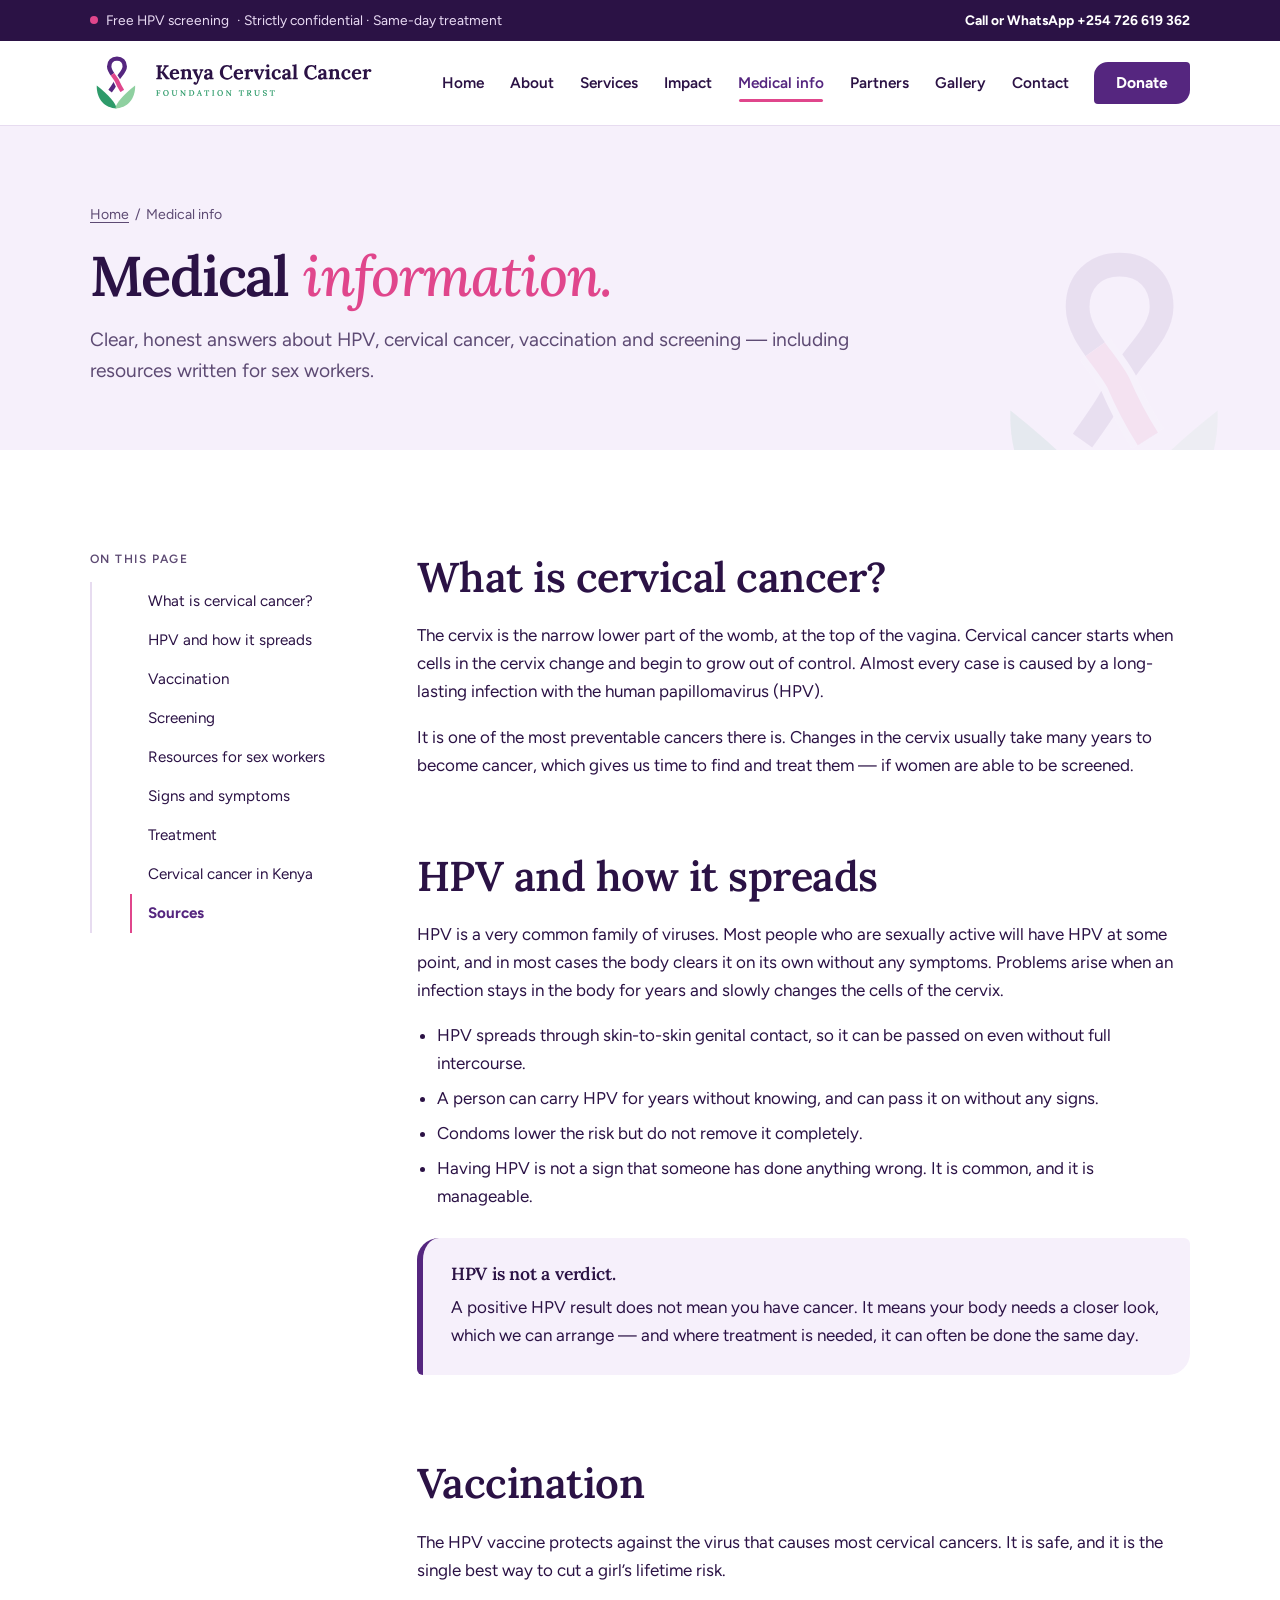
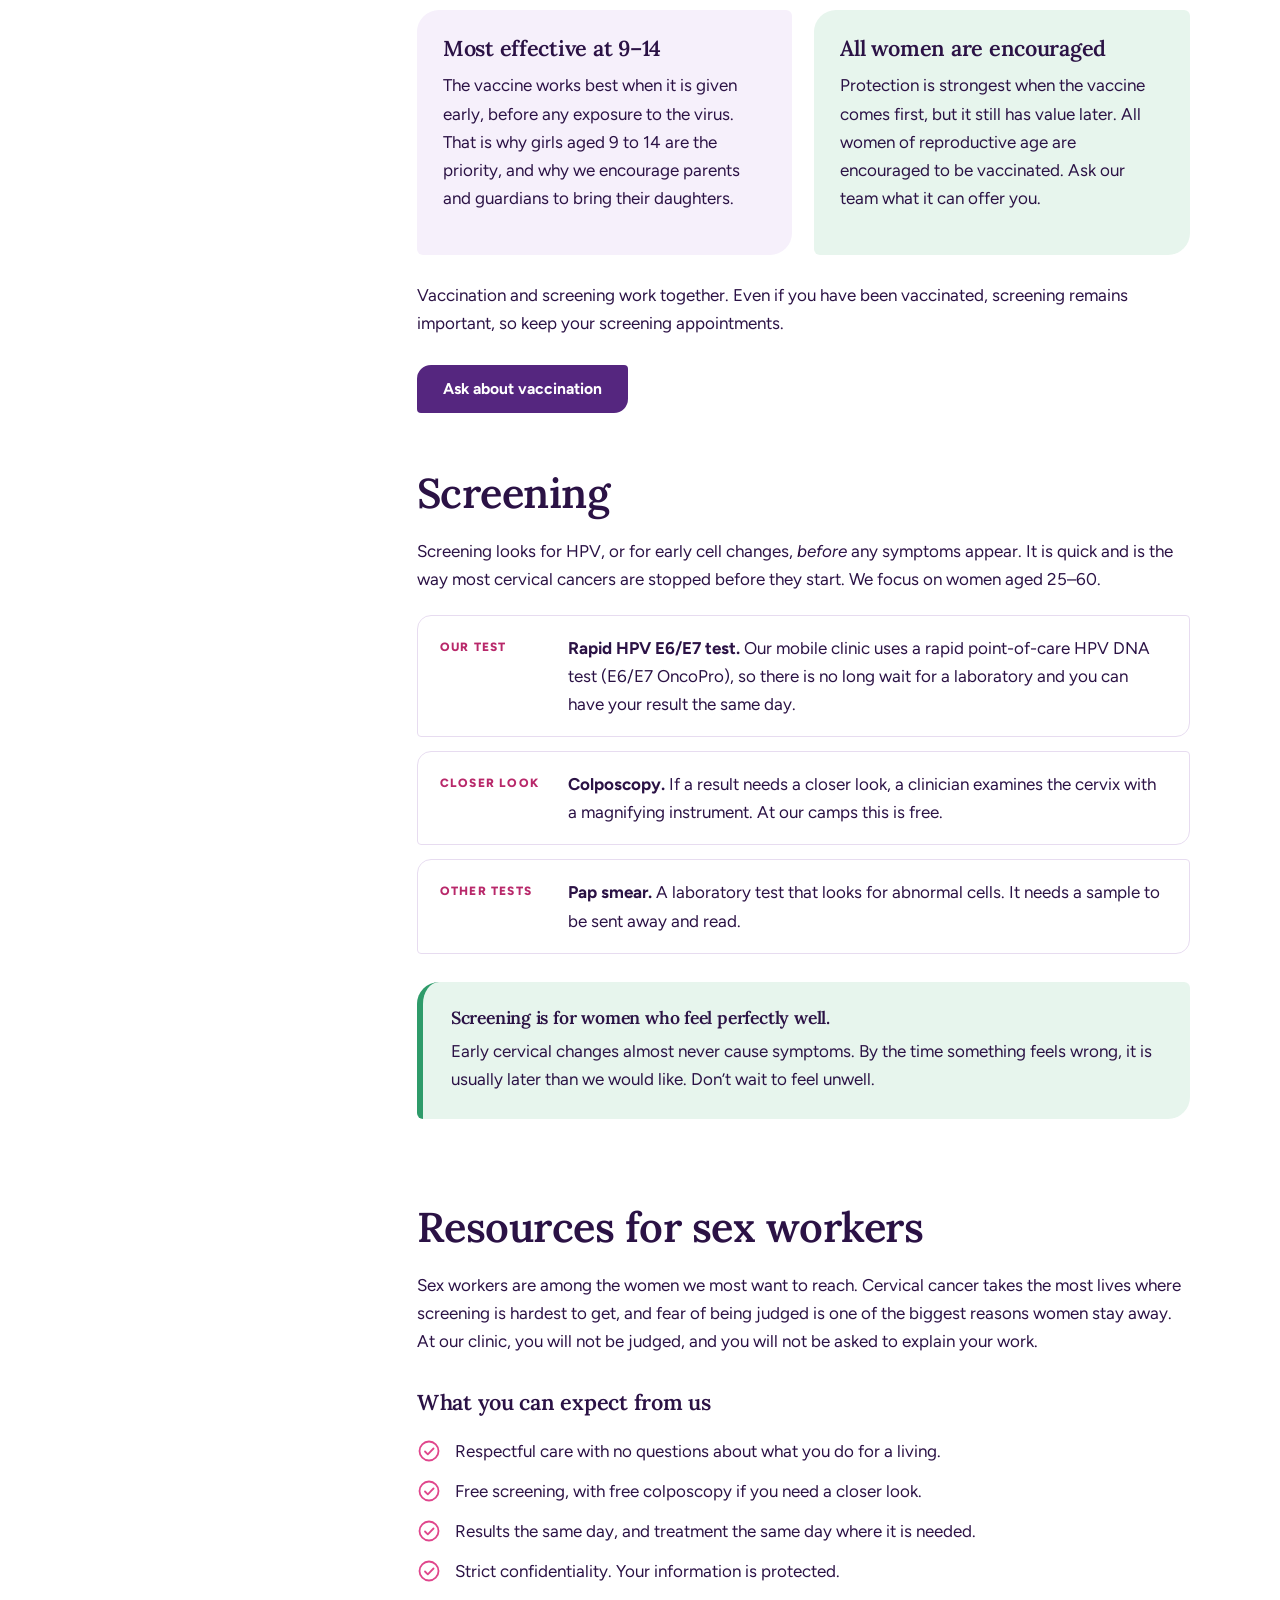
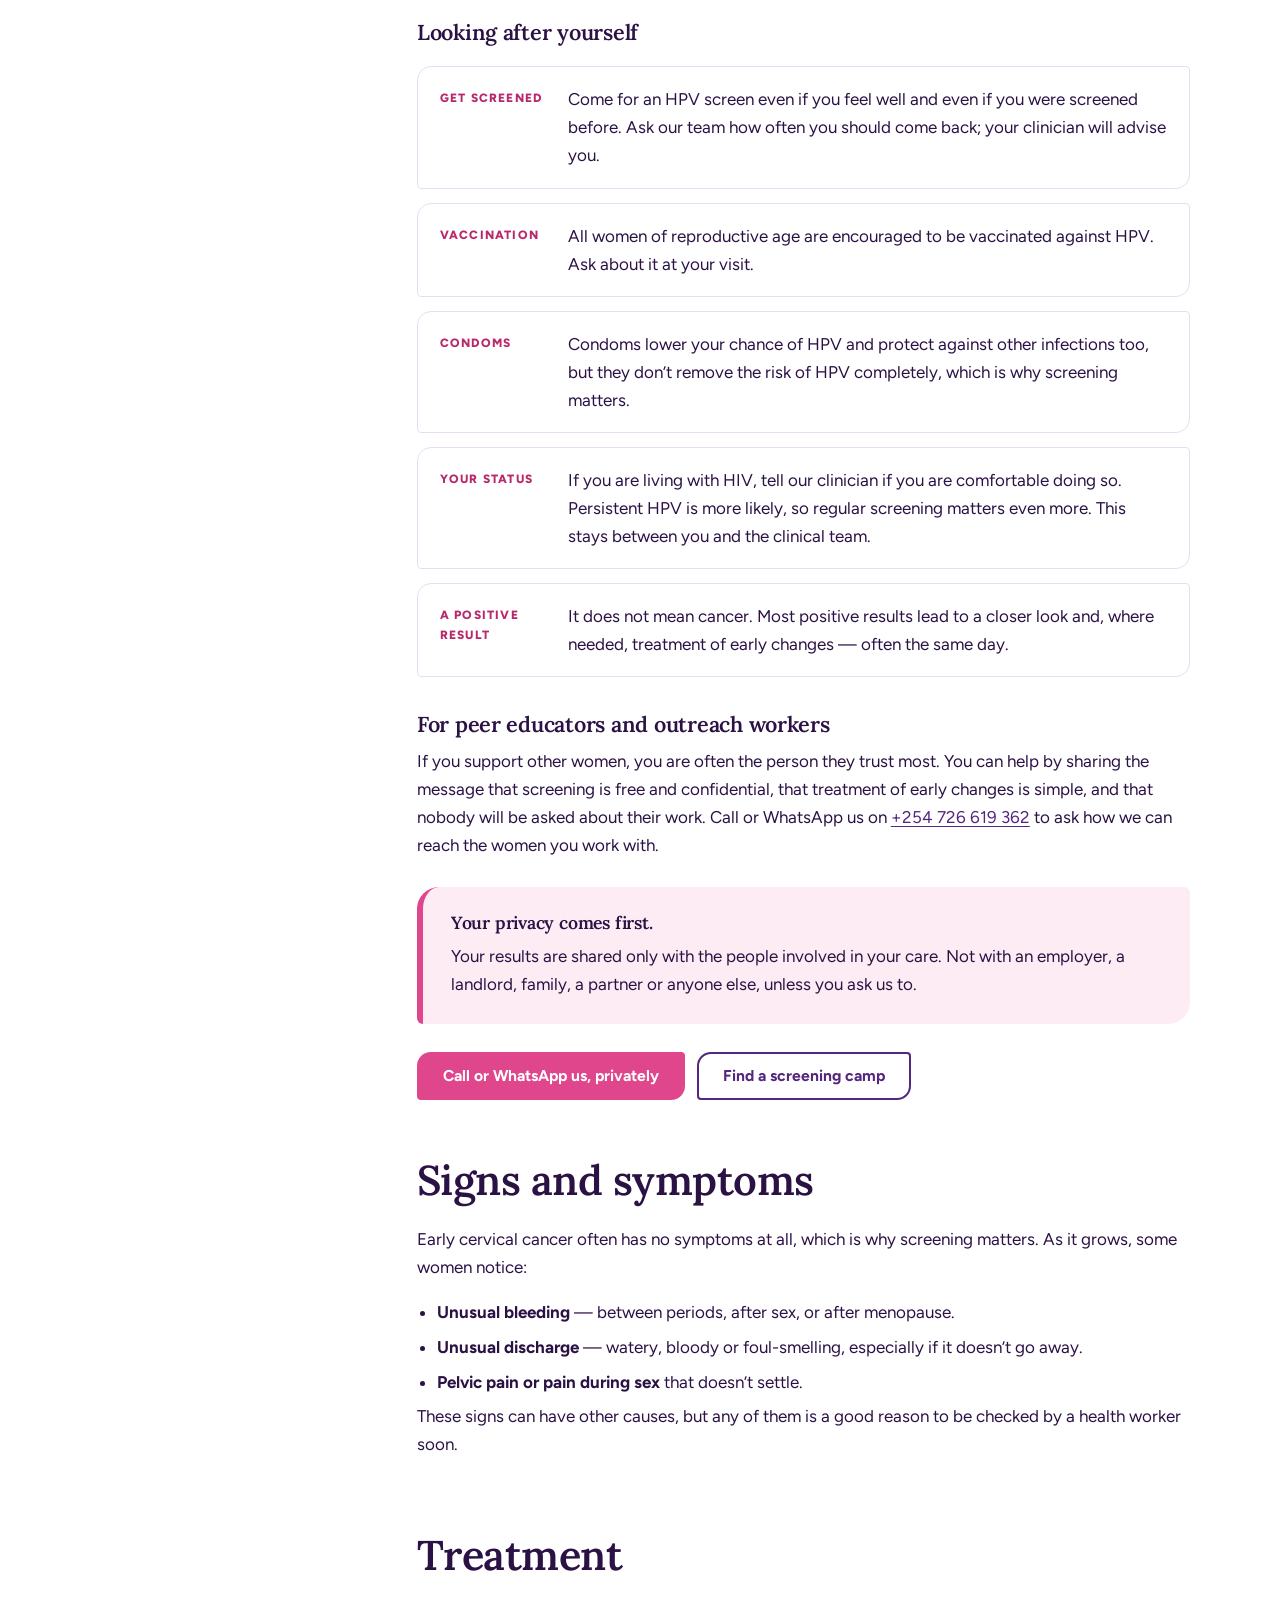
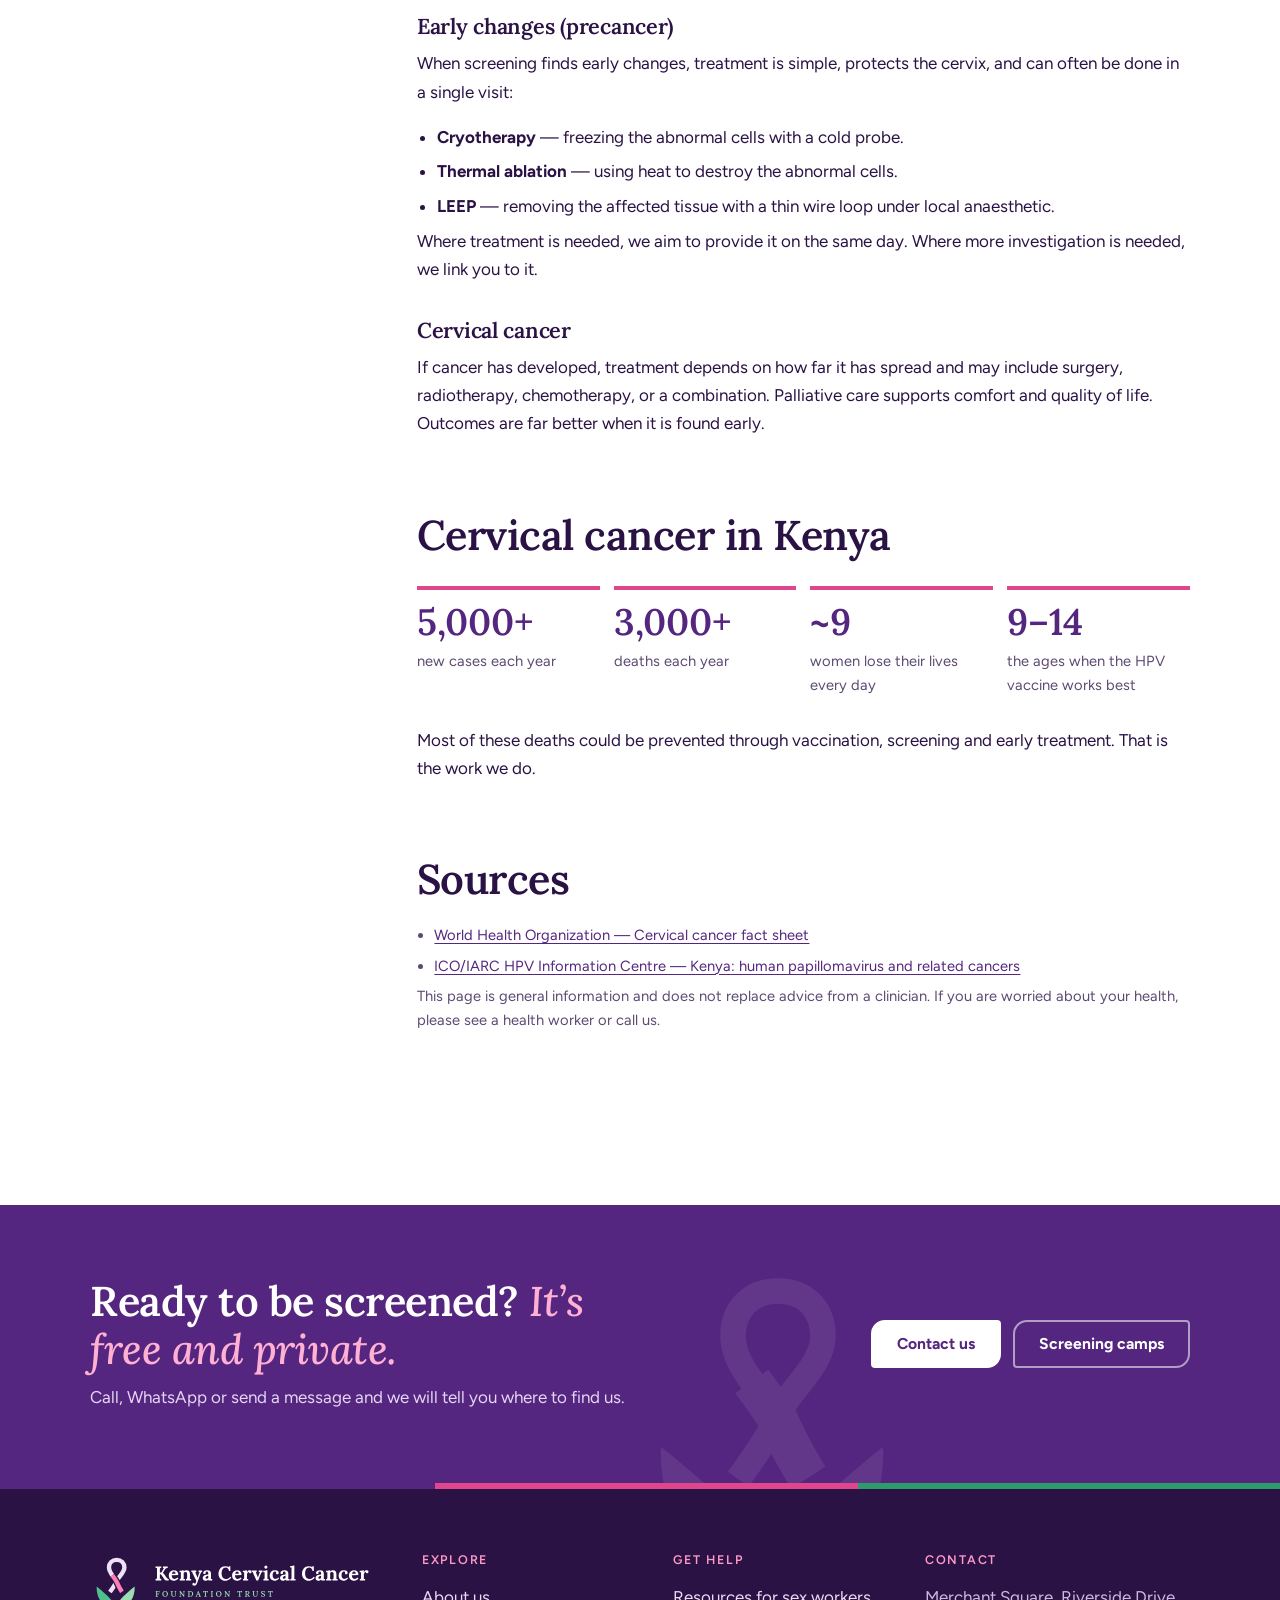
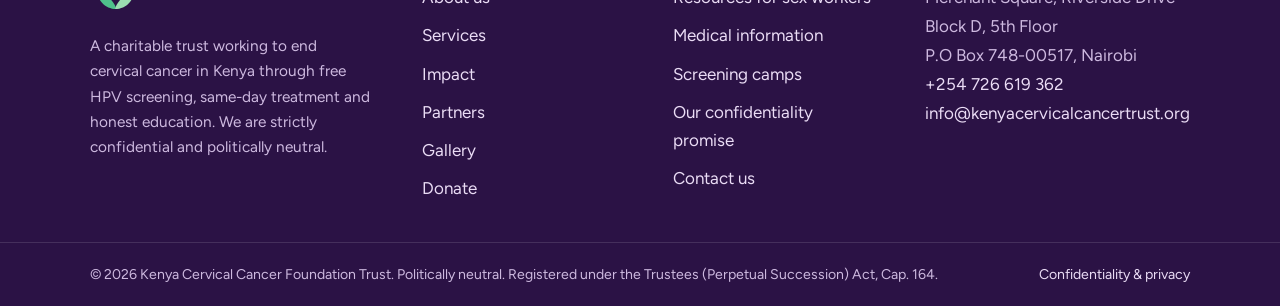
<file: medical-info.html>
<!DOCTYPE html>
<html lang="en" class="no-js">
<head>
<meta charset="utf-8">
<meta name="viewport" content="width=device-width, initial-scale=1">
<title>Medical information – Kenya Cervical Cancer Foundation Trust</title>
<meta name="description" content="Plain, accurate information about HPV, cervical cancer, vaccination and screening, including resources for sex workers.">
<meta name="robots" content="index, follow">
<meta name="theme-color" content="#55267f">
<meta property="og:type" content="website">
<meta property="og:title" content="Medical information – Kenya Cervical Cancer Foundation Trust">
<meta property="og:description" content="Plain, accurate information about HPV, cervical cancer, vaccination and screening, including resources for sex workers.">
<meta property="og:image" content="https://www.kenyacervicalcancertrust.org/images/og-image.png">
<meta property="og:url" content="https://www.kenyacervicalcancertrust.org/medical-info.html">
<meta name="twitter:card" content="summary_large_image">
<link rel="icon" href="images/favicon.svg" type="image/svg+xml">
<link rel="icon" href="images/favicon.png" type="image/png" sizes="512x512">
<link rel="apple-touch-icon" href="images/favicon.png">
<link rel="preconnect" href="https://fonts.googleapis.com">
<link rel="preconnect" href="https://fonts.gstatic.com" crossorigin>
<link rel="stylesheet" href="https://fonts.googleapis.com/css2?family=Figtree:wght@400;500;600;700;800&display=swap">
<link rel="stylesheet" href="css/style.css">
</head>
<body>
<a class="skip" href="#main">Skip to content</a>
<div class="topbar"><div class="wrap">
  <span class="pillar"><span class="dot"></span> Free HPV screening <span class="hide-s">&middot; Strictly confidential &middot; Same-day treatment</span></span>
  <span class="pillar"><a href="tel:+254726619362"><span class="hide-s">Call or WhatsApp </span>+254 726 619 362</a></span>
</div></div>
<header class="site-header"><div class="wrap">
  <a class="brand" href="index.html" aria-label="Kenya Cervical Cancer Foundation Trust — home"><img src="images/logo-horizontal.svg" alt="Kenya Cervical Cancer Foundation Trust" width="280" height="56"></a>
  <button class="menu-toggle" aria-expanded="false" aria-controls="site-nav" aria-label="Menu"><svg class="" viewBox="0 0 24 24" fill="none" stroke="currentColor" stroke-width="1.8" stroke-linecap="round" stroke-linejoin="round" aria-hidden="true" ><path d="M4 7h16M4 12h16M4 17h16"/></svg></button>
  <nav class="nav" id="site-nav" aria-label="Main"><a class="link" href="index.html">Home</a><a class="link" href="about.html">About</a><a class="link" href="services.html">Services</a><a class="link" href="impact.html">Impact</a><a class="link" href="medical-info.html" aria-current="page">Medical info</a><a class="link" href="partners.html">Partners</a><a class="link" href="gallery.html">Gallery</a><a class="link" href="contact.html">Contact</a><a class="btn btn-primary" href="donate.html">Donate</a></nav>
</div></header>
<main id="main">
<section class="page-hero"><img class="hero-ribbon" src="images/logo-mark.svg" alt="" aria-hidden="true">
<div class="wrap">
  <p class="crumbs"><a href="index.html">Home</a> &nbsp;/&nbsp; Medical info</p>
  <h1>Medical <em>information.</em></h1>
  <p class="lead">Clear, honest answers about HPV, cervical cancer, vaccination and screening &mdash; including resources written for sex workers.</p>
</div></section><section class="section"><div class="wrap doc"><aside class="toc" aria-label="On this page"><h4>On this page</h4><ol><li><a href="#what">What is cervical cancer?</a></li><li><a href="#hpv">HPV and how it spreads</a></li><li><a href="#vaccine">Vaccination</a></li><li><a href="#screening">Screening</a></li><li><a href="#sex-workers">Resources for sex workers</a></li><li><a href="#symptoms">Signs and symptoms</a></li><li><a href="#treatment">Treatment</a></li><li><a href="#kenya">Cervical cancer in Kenya</a></li><li><a href="#sources">Sources</a></li></ol></aside><div class="content">
<section class="part reveal" id="what">
<h2>What is cervical cancer?</h2>
<p>The cervix is the narrow lower part of the womb, at the top of the vagina. Cervical cancer starts when cells in the cervix change and begin to grow out of control. Almost every case is caused by a long-lasting infection with the human papillomavirus (HPV).</p>
<p>It is one of the most preventable cancers there is. Changes in the cervix usually take many years to become cancer, which gives us time to find and treat them &mdash; if women are able to be screened.</p>
</section>

<section class="part reveal" id="hpv">
<h2>HPV and how it spreads</h2>
<p>HPV is a very common family of viruses. Most people who are sexually active will have HPV at some point, and in most cases the body clears it on its own without any symptoms. Problems arise when an infection stays in the body for years and slowly changes the cells of the cervix.</p>
<ul class="plain">
  <li>HPV spreads through skin-to-skin genital contact, so it can be passed on even without full intercourse.</li>
  <li>A person can carry HPV for years without knowing, and can pass it on without any signs.</li>
  <li>Condoms lower the risk but do not remove it completely.</li>
  <li>Having HPV is not a sign that someone has done anything wrong. It is common, and it is manageable.</li>
</ul>
<div class="callout purple"><h4>HPV is not a verdict.</h4><p>A positive HPV result does not mean you have cancer. It means your body needs a closer look, which we can arrange &mdash; and where treatment is needed, it can often be done the same day.</p></div>
</section>

<section class="part reveal" id="vaccine">
<h2>Vaccination</h2>
<p>The HPV vaccine protects against the virus that causes most cervical cancers. It is safe, and it is the single best way to cut a girl&rsquo;s lifetime risk.</p>
<div class="twocol">
  <div><h3>Most effective at 9&ndash;14</h3><p>The vaccine works best when it is given early, before any exposure to the virus. That is why girls aged 9 to 14 are the priority, and why we encourage parents and guardians to bring their daughters.</p></div>
  <div><h3>All women are encouraged</h3><p>Protection is strongest when the vaccine comes first, but it still has value later. All women of reproductive age are encouraged to be vaccinated. Ask our team what it can offer you.</p></div>
</div>
<p>Vaccination and screening work together. Even if you have been vaccinated, screening remains important, so keep your screening appointments.</p>
<div class="btn-row"><a class="btn btn-primary" href="contact.html">Ask about vaccination</a></div>
</section>

<section class="part reveal" id="screening">
<h2>Screening</h2>
<p>Screening looks for HPV, or for early cell changes, <em>before</em> any symptoms appear. It is quick and is the way most cervical cancers are stopped before they start. We focus on women aged 25&ndash;60.</p>
<div class="mf">
  <div><span class="tag">Our test</span><p><strong>Rapid HPV E6/E7 test.</strong> Our mobile clinic uses a rapid point-of-care HPV DNA test (E6/E7 OncoPro), so there is no long wait for a laboratory and you can have your result the same day.</p></div>
  <div><span class="tag">Closer look</span><p><strong>Colposcopy.</strong> If a result needs a closer look, a clinician examines the cervix with a magnifying instrument. At our camps this is free.</p></div>
  <div><span class="tag">Other tests</span><p><strong>Pap smear.</strong> A laboratory test that looks for abnormal cells. It needs a sample to be sent away and read.</p></div>
</div>
<div class="callout green"><h4>Screening is for women who feel perfectly well.</h4><p>Early cervical changes almost never cause symptoms. By the time something feels wrong, it is usually later than we would like. Don&rsquo;t wait to feel unwell.</p></div>
</section>

<section class="part reveal" id="sex-workers">
<h2>Resources for sex workers</h2>
<p>Sex workers are among the women we most want to reach. Cervical cancer takes the most lives where screening is hardest to get, and fear of being judged is one of the biggest reasons women stay away. At our clinic, you will not be judged, and you will not be asked to explain your work.</p>

<h3>What you can expect from us</h3>
<ul class="ticks pink">
  <li><svg class="" viewBox="0 0 24 24" fill="none" stroke="currentColor" stroke-width="1.8" stroke-linecap="round" stroke-linejoin="round" aria-hidden="true" ><circle cx="12" cy="12" r="9.5"/><path d="M8 12.5l2.8 2.8L16.5 9.5"/></svg><span>Respectful care with no questions about what you do for a living.</span></li><li><svg class="" viewBox="0 0 24 24" fill="none" stroke="currentColor" stroke-width="1.8" stroke-linecap="round" stroke-linejoin="round" aria-hidden="true" ><circle cx="12" cy="12" r="9.5"/><path d="M8 12.5l2.8 2.8L16.5 9.5"/></svg><span>Free screening, with free colposcopy if you need a closer look.</span></li><li><svg class="" viewBox="0 0 24 24" fill="none" stroke="currentColor" stroke-width="1.8" stroke-linecap="round" stroke-linejoin="round" aria-hidden="true" ><circle cx="12" cy="12" r="9.5"/><path d="M8 12.5l2.8 2.8L16.5 9.5"/></svg><span>Results the same day, and treatment the same day where it is needed.</span></li><li><svg class="" viewBox="0 0 24 24" fill="none" stroke="currentColor" stroke-width="1.8" stroke-linecap="round" stroke-linejoin="round" aria-hidden="true" ><circle cx="12" cy="12" r="9.5"/><path d="M8 12.5l2.8 2.8L16.5 9.5"/></svg><span>Strict confidentiality. Your information is protected.</span></li>
</ul>

<h3>Looking after yourself</h3>
<div class="mf">
  <div><span class="tag">Get screened</span><p>Come for an HPV screen even if you feel well and even if you were screened before. Ask our team how often you should come back; your clinician will advise you.</p></div>
  <div><span class="tag">Vaccination</span><p>All women of reproductive age are encouraged to be vaccinated against HPV. Ask about it at your visit.</p></div>
  <div><span class="tag">Condoms</span><p>Condoms lower your chance of HPV and protect against other infections too, but they don&rsquo;t remove the risk of HPV completely, which is why screening matters.</p></div>
  <div><span class="tag">Your status</span><p>If you are living with HIV, tell our clinician if you are comfortable doing so. Persistent HPV is more likely, so regular screening matters even more. This stays between you and the clinical team.</p></div>
  <div><span class="tag">A positive result</span><p>It does not mean cancer. Most positive results lead to a closer look and, where needed, treatment of early changes &mdash; often the same day.</p></div>
</div>

<h3>For peer educators and outreach workers</h3>
<p>If you support other women, you are often the person they trust most. You can help by sharing the message that screening is free and confidential, that treatment of early changes is simple, and that nobody will be asked about their work. Call or WhatsApp us on <a href="tel:+254726619362">+254 726 619 362</a> to ask how we can reach the women you work with.</p>
<div class="callout"><h4>Your privacy comes first.</h4><p>Your results are shared only with the people involved in your care. Not with an employer, a landlord, family, a partner or anyone else, unless you ask us to.</p></div>
<div class="btn-row"><a class="btn btn-pink" href="tel:+254726619362">Call or WhatsApp us, privately</a><a class="btn btn-ghost" href="index.html#camps">Find a screening camp</a></div>
</section>

<section class="part reveal" id="symptoms">
<h2>Signs and symptoms</h2>
<p>Early cervical cancer often has no symptoms at all, which is why screening matters. As it grows, some women notice:</p>
<ul class="plain">
  <li><strong>Unusual bleeding</strong> &mdash; between periods, after sex, or after menopause.</li>
  <li><strong>Unusual discharge</strong> &mdash; watery, bloody or foul-smelling, especially if it doesn&rsquo;t go away.</li>
  <li><strong>Pelvic pain or pain during sex</strong> that doesn&rsquo;t settle.</li>
</ul>
<p>These signs can have other causes, but any of them is a good reason to be checked by a health worker soon.</p>
</section>

<section class="part reveal" id="treatment">
<h2>Treatment</h2>
<h3>Early changes (precancer)</h3>
<p>When screening finds early changes, treatment is simple, protects the cervix, and can often be done in a single visit:</p>
<ul class="plain">
  <li><strong>Cryotherapy</strong> &mdash; freezing the abnormal cells with a cold probe.</li>
  <li><strong>Thermal ablation</strong> &mdash; using heat to destroy the abnormal cells.</li>
  <li><strong>LEEP</strong> &mdash; removing the affected tissue with a thin wire loop under local anaesthetic.</li>
</ul>
<p>Where treatment is needed, we aim to provide it on the same day. Where more investigation is needed, we link you to it.</p>
<h3>Cervical cancer</h3>
<p>If cancer has developed, treatment depends on how far it has spread and may include surgery, radiotherapy, chemotherapy, or a combination. Palliative care supports comfort and quality of life. Outcomes are far better when it is found early.</p>
</section>

<section class="part reveal" id="kenya">
<h2>Cervical cancer in Kenya</h2>
<div class="facts">
  <div class="fact"><div class="n">5,000+</div><p>new cases each year</p></div>
  <div class="fact"><div class="n">3,000+</div><p>deaths each year</p></div>
  <div class="fact"><div class="n">~9</div><p>women lose their lives every day</p></div>
  <div class="fact"><div class="n">9&ndash;14</div><p>the ages when the HPV vaccine works best</p></div>
</div>
<p>Most of these deaths could be prevented through vaccination, screening and early treatment. That is the work we do.</p>
</section>

<section class="part" id="sources">
<h2>Sources</h2>
<ul class="sources plain">
  <li><a href="https://www.who.int/news-room/fact-sheets/detail/cervical-cancer" rel="noopener" target="_blank">World Health Organization &mdash; Cervical cancer fact sheet</a></li>
  <li><a href="https://hpvcentre.net/statistics/reports/KEN.pdf" rel="noopener" target="_blank">ICO/IARC HPV Information Centre &mdash; Kenya: human papillomavirus and related cancers</a></li>
</ul>
<p class="sources">This page is general information and does not replace advice from a clinician. If you are worried about your health, please see a health worker or call us.</p>
</section>
</div></div></section><section class="cta"><img class="hero-ribbon" src="images/logo-mark.svg" alt="" aria-hidden="true"><div class="wrap">
<div><h2>Ready to be screened? <em>It&rsquo;s free and private.</em></h2><p>Call, WhatsApp or send a message and we will tell you where to find us.</p></div>
<div class="btn-row"><a class="btn btn-light" href="contact.html">Contact us</a><a class="btn btn-ghost-light" href="index.html#camps">Screening camps</a></div></div></section>
</main>
<footer class="site-footer">
<div class="tricolor"></div>
<div class="wrap">
  <div class="about">
    <img src="images/logo-horizontal-light.svg" alt="Kenya Cervical Cancer Foundation Trust" width="340" height="62">
    <p>A charitable trust working to end cervical cancer in Kenya through free HPV screening, same-day treatment and honest education. We are strictly confidential and politically neutral.</p>
  </div>
  <div><h4>Explore</h4><ul>
    <li><a href="about.html">About us</a></li><li><a href="services.html">Services</a></li><li><a href="impact.html">Impact</a></li>
    <li><a href="partners.html">Partners</a></li><li><a href="gallery.html">Gallery</a></li><li><a href="donate.html">Donate</a></li></ul></div>
  <div><h4>Get help</h4><ul>
    <li><a href="medical-info.html#sex-workers">Resources for sex workers</a></li>
    <li><a href="medical-info.html">Medical information</a></li>
    <li><a href="index.html#camps">Screening camps</a></li>
    <li><a href="about.html#confidentiality">Our confidentiality promise</a></li>
    <li><a href="contact.html">Contact us</a></li></ul></div>
  <div><h4>Contact</h4>
    <address>Merchant Square, Riverside Drive<br>Block D, 5th Floor<br>P.O Box 748-00517, Nairobi<br>
    <a href="tel:+254726619362">+254 726 619 362</a><br><a href="mailto:info@kenyacervicalcancertrust.org">info@kenyacervicalcancertrust.org</a></address></div>
</div>
<div class="legal"><div class="wrap">
  <span>&copy; 2026 Kenya Cervical Cancer Foundation Trust. Politically neutral. Registered under the Trustees (Perpetual Succession) Act, Cap. 164.</span>
  <a href="about.html#confidentiality">Confidentiality &amp; privacy</a>
</div></div>
</footer>
<script src="js/main.js" defer></script>
</body>
</html>
</file>
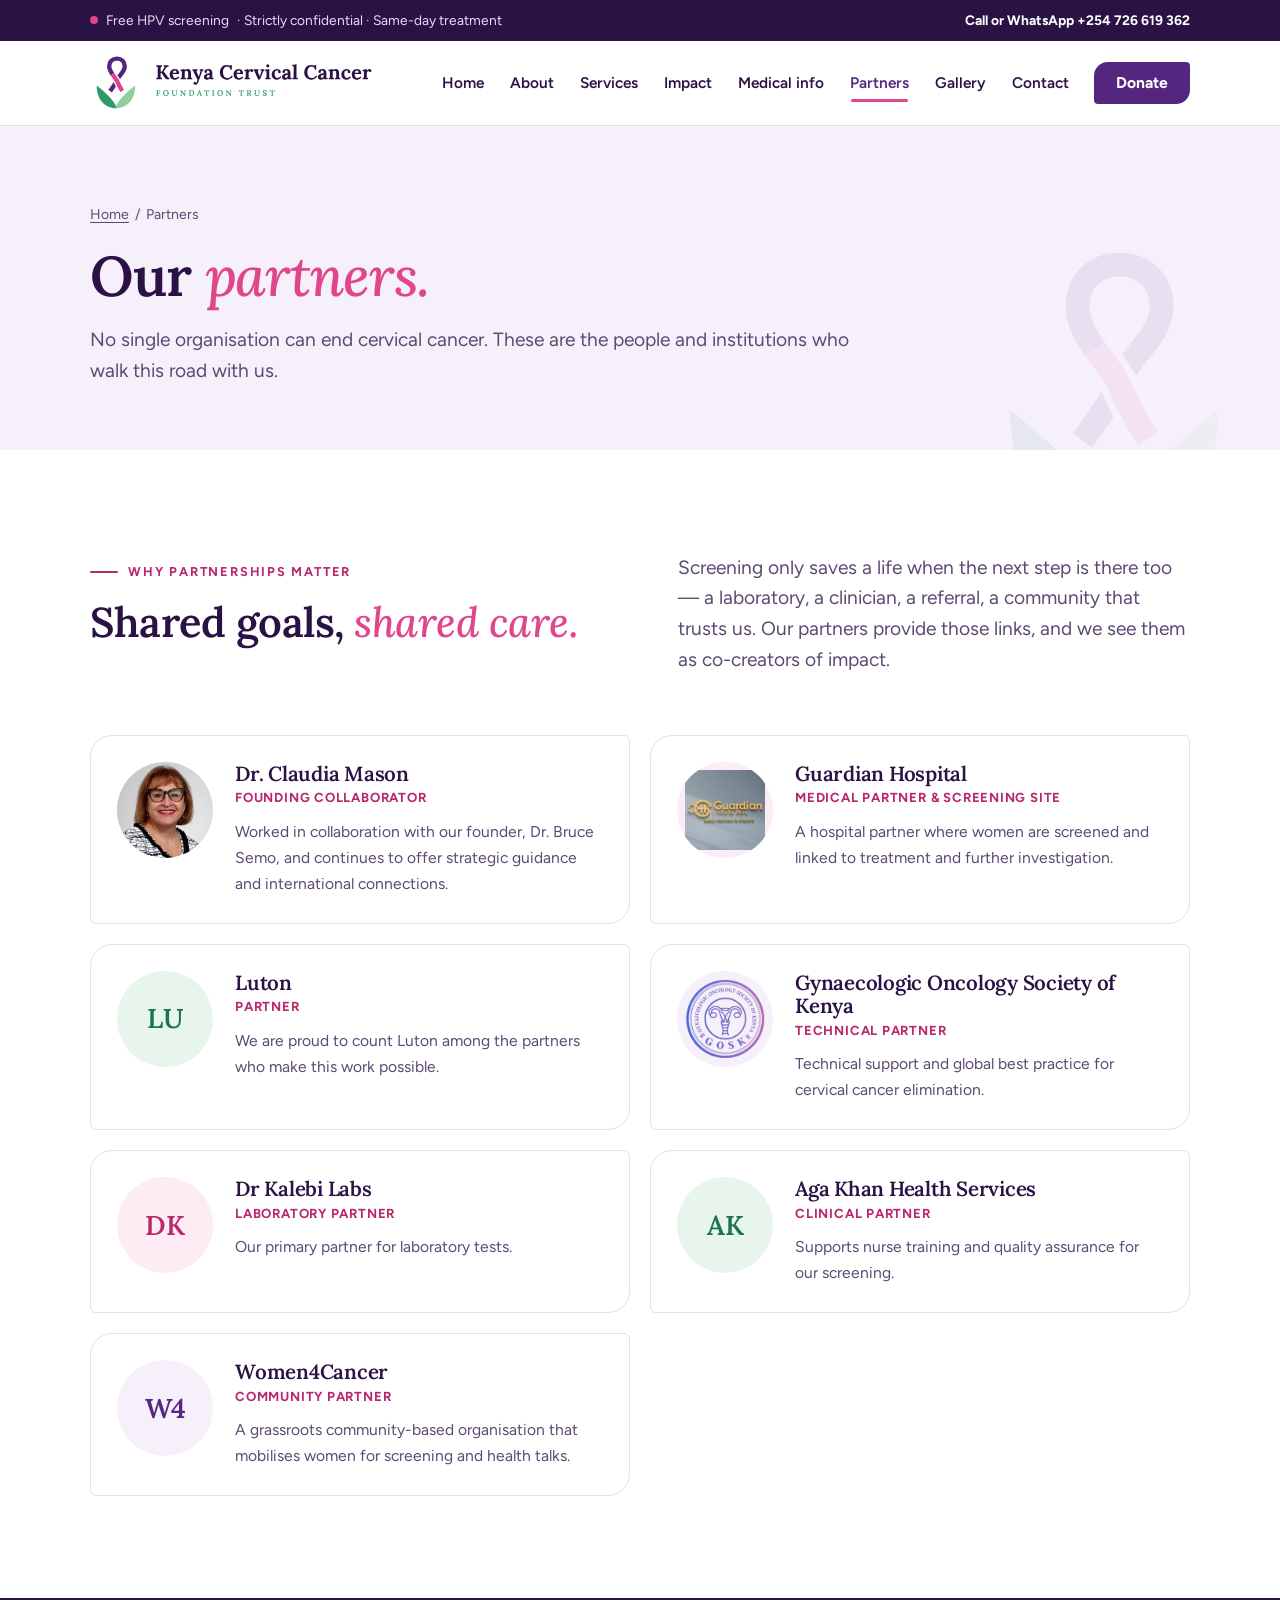
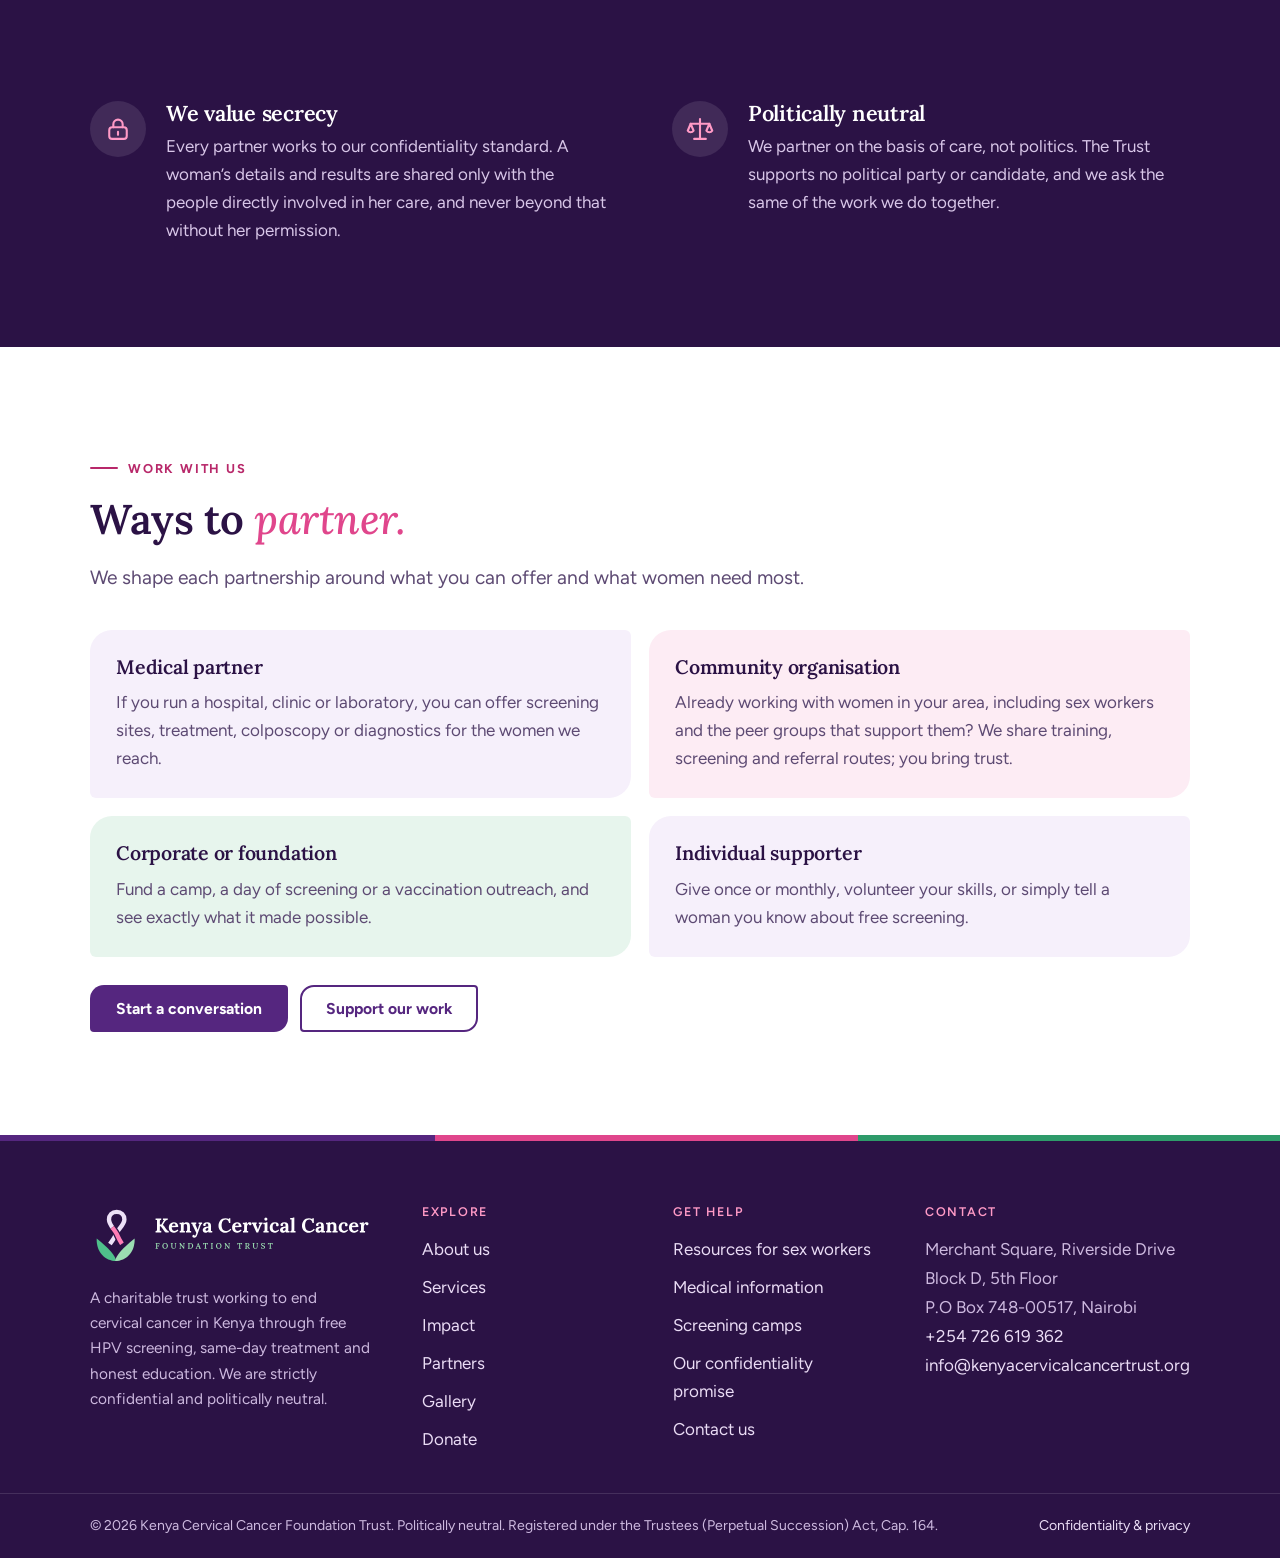
<file: partners.html>
<!DOCTYPE html>
<html lang="en" class="no-js">
<head>
<meta charset="utf-8">
<meta name="viewport" content="width=device-width, initial-scale=1">
<title>Partners – Kenya Cervical Cancer Foundation Trust</title>
<meta name="description" content="The hospitals, laboratories, societies and individuals who partner with the Kenya Cervical Cancer Foundation Trust, and how to join them.">
<meta name="robots" content="index, follow">
<meta name="theme-color" content="#55267f">
<meta property="og:type" content="website">
<meta property="og:title" content="Partners – Kenya Cervical Cancer Foundation Trust">
<meta property="og:description" content="The hospitals, laboratories, societies and individuals who partner with the Kenya Cervical Cancer Foundation Trust, and how to join them.">
<meta property="og:image" content="https://www.kenyacervicalcancertrust.org/images/og-image.png">
<meta property="og:url" content="https://www.kenyacervicalcancertrust.org/partners.html">
<meta name="twitter:card" content="summary_large_image">
<link rel="icon" href="images/favicon.svg" type="image/svg+xml">
<link rel="icon" href="images/favicon.png" type="image/png" sizes="512x512">
<link rel="apple-touch-icon" href="images/favicon.png">
<link rel="preconnect" href="https://fonts.googleapis.com">
<link rel="preconnect" href="https://fonts.gstatic.com" crossorigin>
<link rel="stylesheet" href="https://fonts.googleapis.com/css2?family=Figtree:wght@400;500;600;700;800&display=swap">
<link rel="stylesheet" href="css/style.css">
</head>
<body>
<a class="skip" href="#main">Skip to content</a>
<div class="topbar"><div class="wrap">
  <span class="pillar"><span class="dot"></span> Free HPV screening <span class="hide-s">&middot; Strictly confidential &middot; Same-day treatment</span></span>
  <span class="pillar"><a href="tel:+254726619362"><span class="hide-s">Call or WhatsApp </span>+254 726 619 362</a></span>
</div></div>
<header class="site-header"><div class="wrap">
  <a class="brand" href="index.html" aria-label="Kenya Cervical Cancer Foundation Trust — home"><img src="images/logo-horizontal.svg" alt="Kenya Cervical Cancer Foundation Trust" width="280" height="56"></a>
  <button class="menu-toggle" aria-expanded="false" aria-controls="site-nav" aria-label="Menu"><svg class="" viewBox="0 0 24 24" fill="none" stroke="currentColor" stroke-width="1.8" stroke-linecap="round" stroke-linejoin="round" aria-hidden="true" ><path d="M4 7h16M4 12h16M4 17h16"/></svg></button>
  <nav class="nav" id="site-nav" aria-label="Main"><a class="link" href="index.html">Home</a><a class="link" href="about.html">About</a><a class="link" href="services.html">Services</a><a class="link" href="impact.html">Impact</a><a class="link" href="medical-info.html">Medical info</a><a class="link" href="partners.html" aria-current="page">Partners</a><a class="link" href="gallery.html">Gallery</a><a class="link" href="contact.html">Contact</a><a class="btn btn-primary" href="donate.html">Donate</a></nav>
</div></header>
<main id="main">
<section class="page-hero"><img class="hero-ribbon" src="images/logo-mark.svg" alt="" aria-hidden="true">
<div class="wrap">
  <p class="crumbs"><a href="index.html">Home</a> &nbsp;/&nbsp; Partners</p>
  <h1>Our <em>partners.</em></h1>
  <p class="lead">No single organisation can end cervical cancer. These are the people and institutions who walk this road with us.</p>
</div></section><section class="section"><div class="wrap">
<div class="split top">
  <div class="reveal"><span class="eyebrow">Why partnerships matter</span><h2>Shared goals, <em>shared care.</em></h2></div>
  <div class="reveal"><p class="lead">Screening only saves a life when the next step is there too &mdash; a laboratory, a clinician, a referral, a community that trusts us. Our partners provide those links, and we see them as co-creators of impact.</p></div>
</div>
<div class="partners-grid"><div class="pcard reveal"><div class="logo"><img src="images/people/claudia-mason.jpg" alt="" loading="lazy"></div><div><h3>Dr. Claudia Mason</h3><div class="role">Founding collaborator</div><p>Worked in collaboration with our founder, Dr. Bruce Semo, and continues to offer strategic guidance and international connections.</p></div></div><div class="pcard reveal"><div class="logo contain"><img src="images/people/guardian-hospital.jpeg" alt="" loading="lazy"></div><div><h3>Guardian Hospital</h3><div class="role">Medical partner &amp; screening site</div><p>A hospital partner where women are screened and linked to treatment and further investigation.</p></div></div><div class="pcard reveal"><div class="logo">LU</div><div><h3>Luton</h3><div class="role">Partner</div><p>We are proud to count Luton among the partners who make this work possible.</p></div></div><div class="pcard reveal"><div class="logo contain"><img src="images/people/gosk.png" alt="" loading="lazy"></div><div><h3>Gynaecologic Oncology Society of Kenya</h3><div class="role">Technical partner</div><p>Technical support and global best practice for cervical cancer elimination.</p></div></div><div class="pcard reveal"><div class="logo">DK</div><div><h3>Dr Kalebi Labs</h3><div class="role">Laboratory partner</div><p>Our primary partner for laboratory tests.</p></div></div><div class="pcard reveal"><div class="logo">AK</div><div><h3>Aga Khan Health Services</h3><div class="role">Clinical partner</div><p>Supports nurse training and quality assurance for our screening.</p></div></div><div class="pcard reveal"><div class="logo">W4</div><div><h3>Women4Cancer</h3><div class="role">Community partner</div><p>A grassroots community-based organisation that mobilises women for screening and health talks.</p></div></div></div></div></section><section class="section on-dark" id="confidentiality"><div class="wrap">
  <div class="pledge">
    <div class="block reveal"><div class="ic"><svg class="" viewBox="0 0 24 24" fill="none" stroke="currentColor" stroke-width="1.8" stroke-linecap="round" stroke-linejoin="round" aria-hidden="true" ><rect x="4.5" y="10.5" width="15" height="10" rx="2.5"/><path d="M8 10.5V8a4 4 0 0 1 8 0v2.5"/><path d="M12 14.5v2.5"/></svg></div><div><h3>We value secrecy</h3><p>Every partner works to our confidentiality standard. A woman&rsquo;s details and results are shared only with the people directly involved in her care, and never beyond that without her permission.</p></div></div>
    <div class="block reveal"><div class="ic"><svg class="" viewBox="0 0 24 24" fill="none" stroke="currentColor" stroke-width="1.8" stroke-linecap="round" stroke-linejoin="round" aria-hidden="true" ><path d="M12 3.5v17M7 20.5h10"/><path d="M4 7.5h16"/><path d="M4 7.5l-2.5 6a3 3 0 0 0 5 0zM20 7.5l-2.5 6a3 3 0 0 0 5 0z"/></svg></div><div><h3>Politically neutral</h3><p>We partner on the basis of care, not politics. The Trust supports no political party or candidate, and we ask the same of the work we do together.</p></div></div>
  </div></div></section><section class="section"><div class="wrap">
  <div class="narrow reveal"><span class="eyebrow">Work with us</span><h2>Ways to <em>partner.</em></h2><p class="lead">We shape each partnership around what you can offer and what women need most.</p></div>
  <div class="ways">
    <div class="way reveal"><h3>Medical partner</h3><p>If you run a hospital, clinic or laboratory, you can offer screening sites, treatment, colposcopy or diagnostics for the women we reach.</p></div>
    <div class="way reveal"><h3>Community organisation</h3><p>Already working with women in your area, including sex workers and the peer groups that support them? We share training, screening and referral routes; you bring trust.</p></div>
    <div class="way reveal"><h3>Corporate or foundation</h3><p>Fund a camp, a day of screening or a vaccination outreach, and see exactly what it made possible.</p></div>
    <div class="way reveal"><h3>Individual supporter</h3><p>Give once or monthly, volunteer your skills, or simply tell a woman you know about free screening.</p></div>
  </div>
  <div class="btn-row"><a class="btn btn-primary" href="contact.html">Start a conversation</a><a class="btn btn-ghost" href="donate.html">Support our work</a></div>
</div></section>
</main>
<footer class="site-footer">
<div class="tricolor"></div>
<div class="wrap">
  <div class="about">
    <img src="images/logo-horizontal-light.svg" alt="Kenya Cervical Cancer Foundation Trust" width="340" height="62">
    <p>A charitable trust working to end cervical cancer in Kenya through free HPV screening, same-day treatment and honest education. We are strictly confidential and politically neutral.</p>
  </div>
  <div><h4>Explore</h4><ul>
    <li><a href="about.html">About us</a></li><li><a href="services.html">Services</a></li><li><a href="impact.html">Impact</a></li>
    <li><a href="partners.html">Partners</a></li><li><a href="gallery.html">Gallery</a></li><li><a href="donate.html">Donate</a></li></ul></div>
  <div><h4>Get help</h4><ul>
    <li><a href="medical-info.html#sex-workers">Resources for sex workers</a></li>
    <li><a href="medical-info.html">Medical information</a></li>
    <li><a href="index.html#camps">Screening camps</a></li>
    <li><a href="about.html#confidentiality">Our confidentiality promise</a></li>
    <li><a href="contact.html">Contact us</a></li></ul></div>
  <div><h4>Contact</h4>
    <address>Merchant Square, Riverside Drive<br>Block D, 5th Floor<br>P.O Box 748-00517, Nairobi<br>
    <a href="tel:+254726619362">+254 726 619 362</a><br><a href="mailto:info@kenyacervicalcancertrust.org">info@kenyacervicalcancertrust.org</a></address></div>
</div>
<div class="legal"><div class="wrap">
  <span>&copy; 2026 Kenya Cervical Cancer Foundation Trust. Politically neutral. Registered under the Trustees (Perpetual Succession) Act, Cap. 164.</span>
  <a href="about.html#confidentiality">Confidentiality &amp; privacy</a>
</div></div>
</footer>
<script src="js/main.js" defer></script>
</body>
</html>
</file>
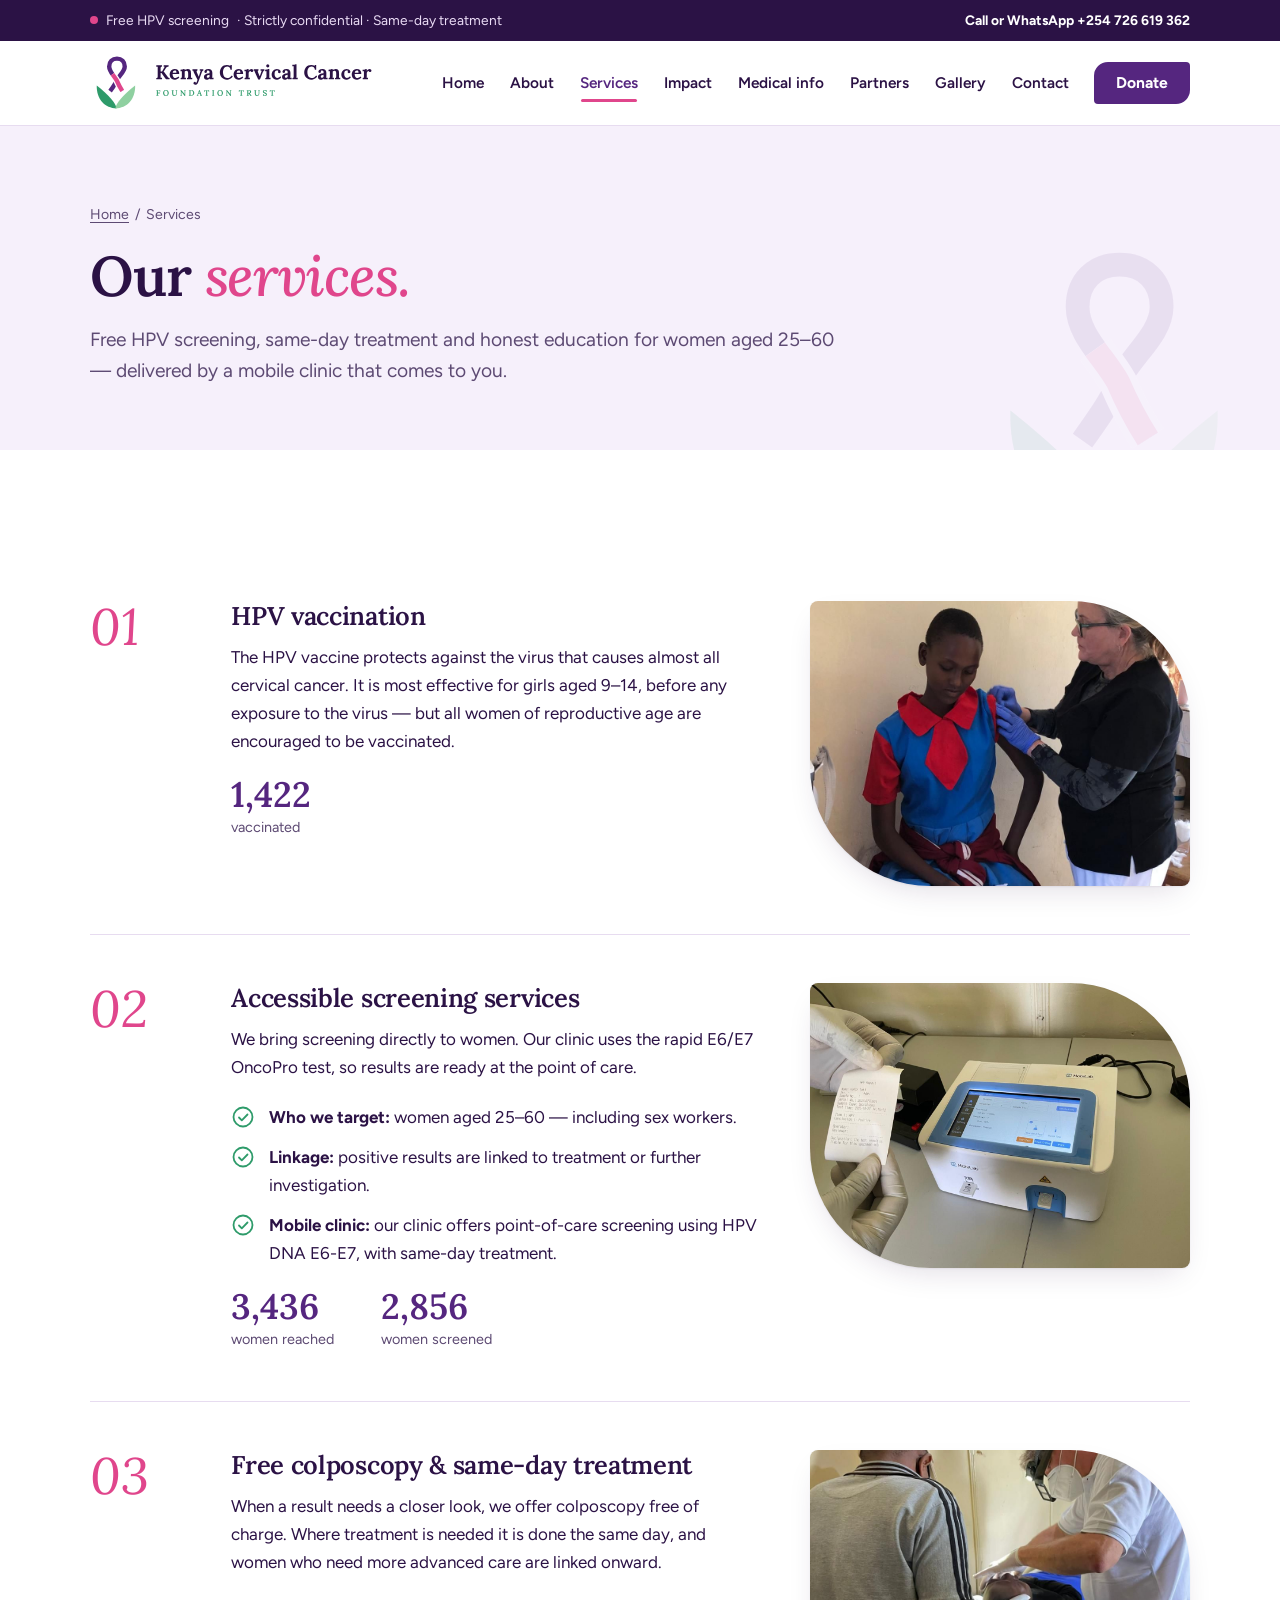
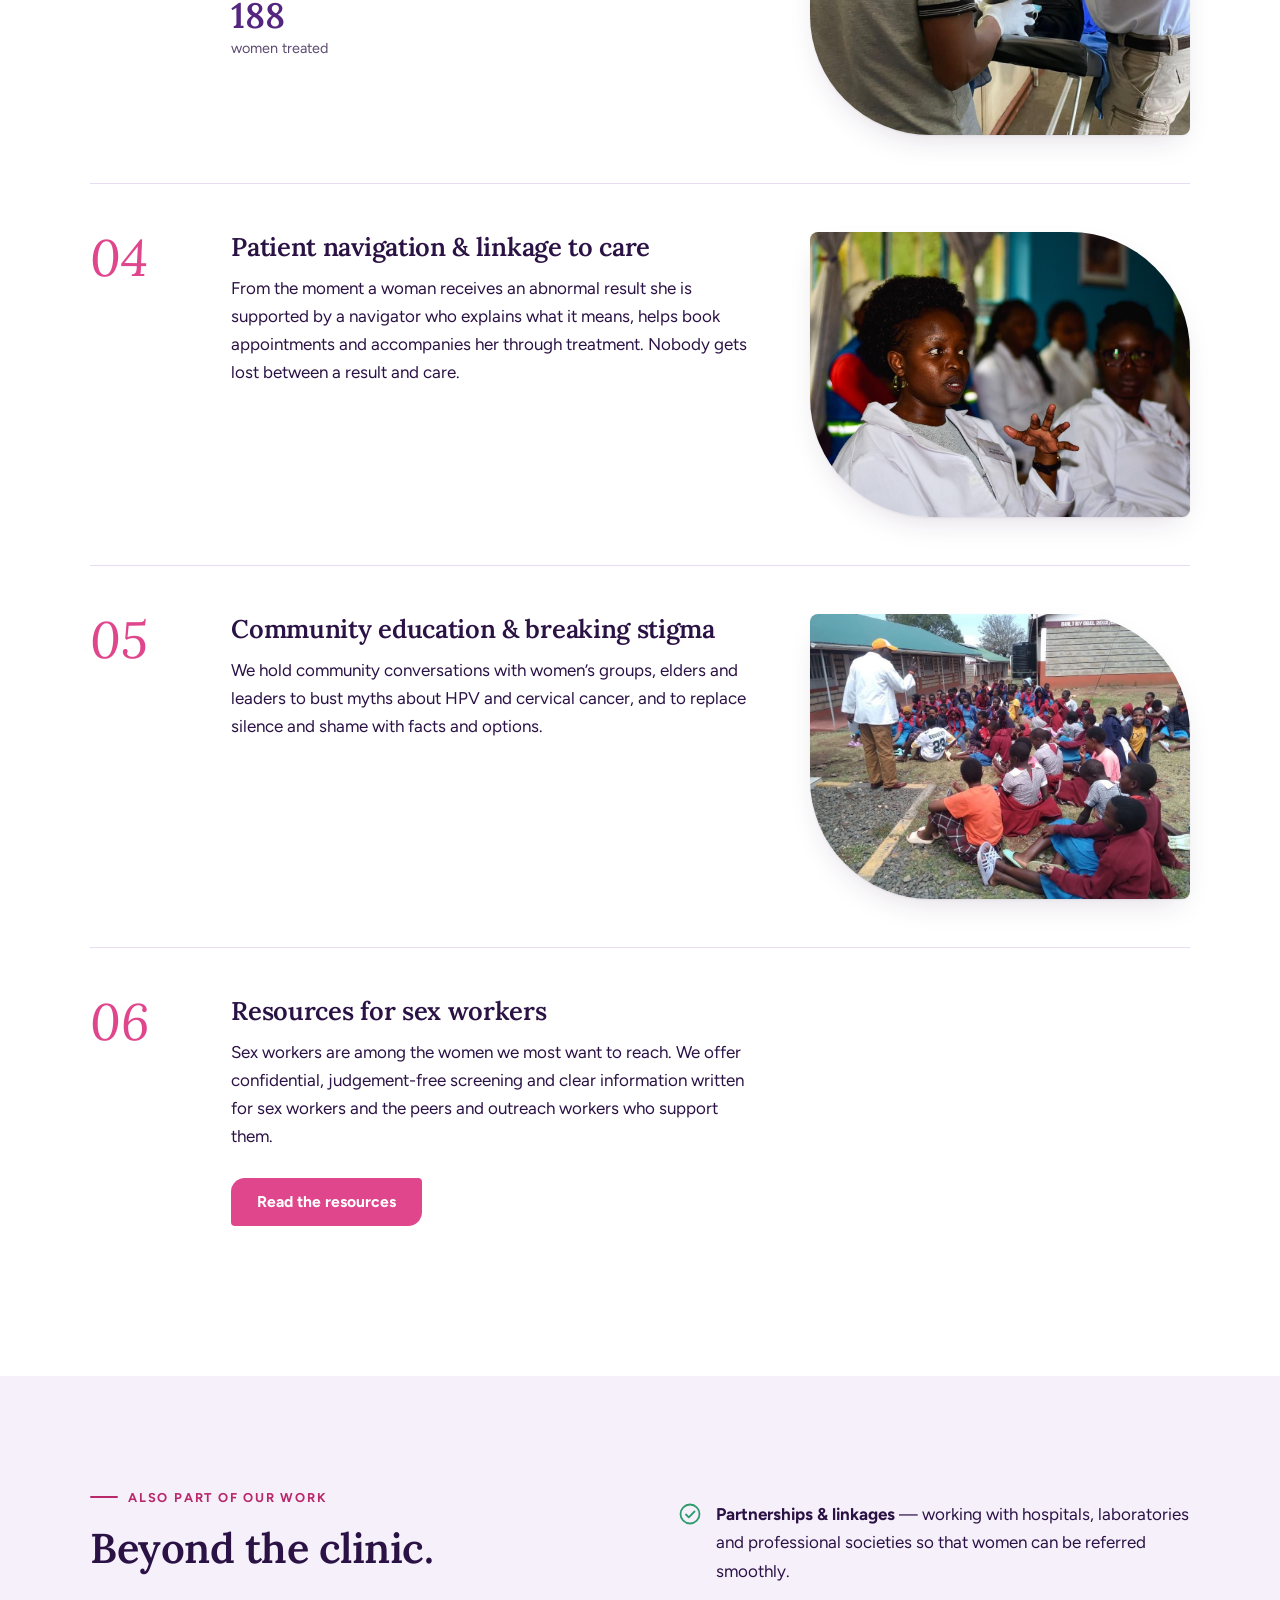
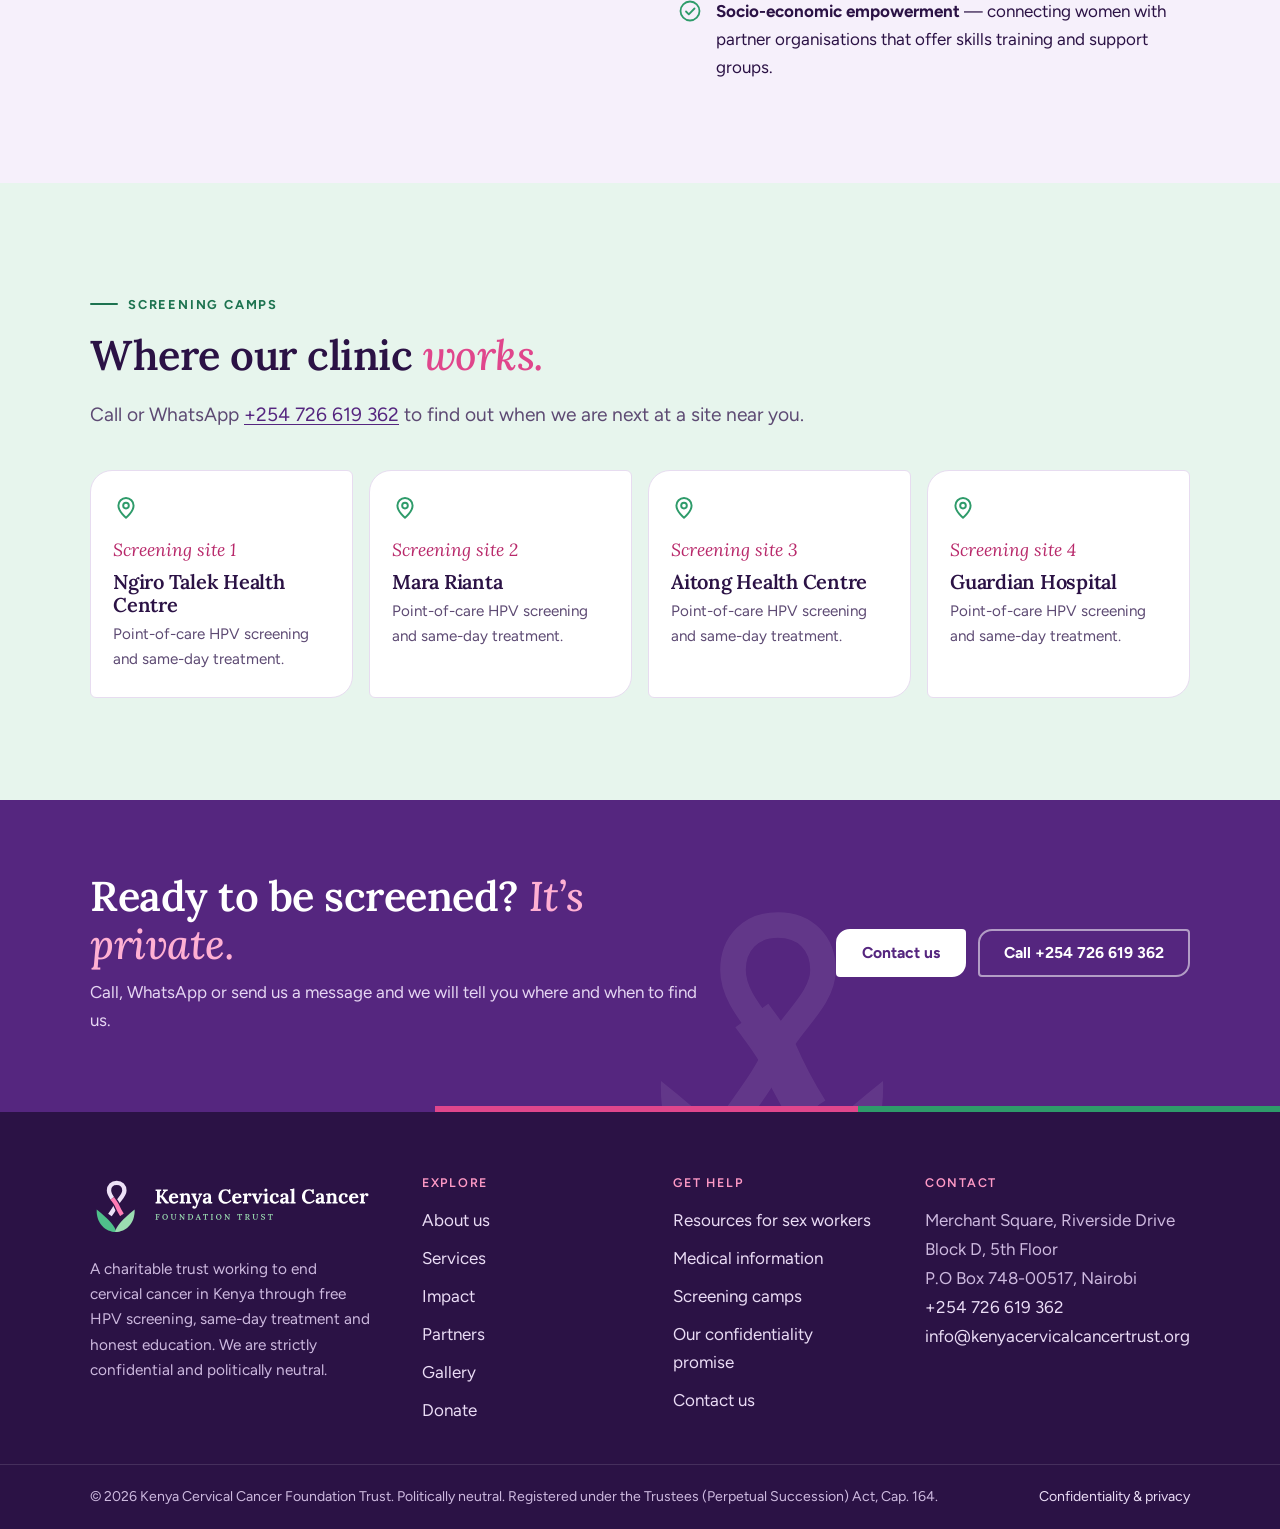
<file: services.html>
<!DOCTYPE html>
<html lang="en" class="no-js">
<head>
<meta charset="utf-8">
<meta name="viewport" content="width=device-width, initial-scale=1">
<title>Services – Kenya Cervical Cancer Foundation Trust</title>
<meta name="description" content="HPV vaccination, rapid E6/E7 OncoPro screening for women aged 25–60, free colposcopy, same-day treatment and patient navigation.">
<meta name="robots" content="index, follow">
<meta name="theme-color" content="#55267f">
<meta property="og:type" content="website">
<meta property="og:title" content="Services – Kenya Cervical Cancer Foundation Trust">
<meta property="og:description" content="HPV vaccination, rapid E6/E7 OncoPro screening for women aged 25–60, free colposcopy, same-day treatment and patient navigation.">
<meta property="og:image" content="https://www.kenyacervicalcancertrust.org/images/og-image.png">
<meta property="og:url" content="https://www.kenyacervicalcancertrust.org/services.html">
<meta name="twitter:card" content="summary_large_image">
<link rel="icon" href="images/favicon.svg" type="image/svg+xml">
<link rel="icon" href="images/favicon.png" type="image/png" sizes="512x512">
<link rel="apple-touch-icon" href="images/favicon.png">
<link rel="preconnect" href="https://fonts.googleapis.com">
<link rel="preconnect" href="https://fonts.gstatic.com" crossorigin>
<link rel="stylesheet" href="https://fonts.googleapis.com/css2?family=Figtree:wght@400;500;600;700;800&display=swap">
<link rel="stylesheet" href="css/style.css">
</head>
<body>
<a class="skip" href="#main">Skip to content</a>
<div class="topbar"><div class="wrap">
  <span class="pillar"><span class="dot"></span> Free HPV screening <span class="hide-s">&middot; Strictly confidential &middot; Same-day treatment</span></span>
  <span class="pillar"><a href="tel:+254726619362"><span class="hide-s">Call or WhatsApp </span>+254 726 619 362</a></span>
</div></div>
<header class="site-header"><div class="wrap">
  <a class="brand" href="index.html" aria-label="Kenya Cervical Cancer Foundation Trust — home"><img src="images/logo-horizontal.svg" alt="Kenya Cervical Cancer Foundation Trust" width="280" height="56"></a>
  <button class="menu-toggle" aria-expanded="false" aria-controls="site-nav" aria-label="Menu"><svg class="" viewBox="0 0 24 24" fill="none" stroke="currentColor" stroke-width="1.8" stroke-linecap="round" stroke-linejoin="round" aria-hidden="true" ><path d="M4 7h16M4 12h16M4 17h16"/></svg></button>
  <nav class="nav" id="site-nav" aria-label="Main"><a class="link" href="index.html">Home</a><a class="link" href="about.html">About</a><a class="link" href="services.html" aria-current="page">Services</a><a class="link" href="impact.html">Impact</a><a class="link" href="medical-info.html">Medical info</a><a class="link" href="partners.html">Partners</a><a class="link" href="gallery.html">Gallery</a><a class="link" href="contact.html">Contact</a><a class="btn btn-primary" href="donate.html">Donate</a></nav>
</div></header>
<main id="main">
<section class="page-hero"><img class="hero-ribbon" src="images/logo-mark.svg" alt="" aria-hidden="true">
<div class="wrap">
  <p class="crumbs"><a href="index.html">Home</a> &nbsp;/&nbsp; Services</p>
  <h1>Our <em>services.</em></h1>
  <p class="lead">Free HPV screening, same-day treatment and honest education for women aged 25&ndash;60 &mdash; delivered by a mobile clinic that comes to you.</p>
</div></section><section class="section"><div class="wrap"><div class="svc reveal" id="vaccination"><div class="no">01</div><div><h3>HPV vaccination</h3><p>The HPV vaccine protects against the virus that causes almost all cervical cancer. It is most effective for girls aged 9&ndash;14, before any exposure to the virus &mdash; but all women of reproductive age are encouraged to be vaccinated.</p><div class="figs"><div><b data-count="1422">1,422</b><span>vaccinated</span></div></div></div><div class="photo leaf-r"><img src="images/gallery/g24.jpg" alt="A girl receiving her HPV vaccine at a school outreach" loading="lazy"></div></div><div class="svc reveal" id="screening"><div class="no">02</div><div><h3>Accessible screening services</h3><p>We bring screening directly to women. Our clinic uses the rapid E6/E7 OncoPro test, so results are ready at the point of care.</p><ul class="ticks"><li><svg class="" viewBox="0 0 24 24" fill="none" stroke="currentColor" stroke-width="1.8" stroke-linecap="round" stroke-linejoin="round" aria-hidden="true" ><circle cx="12" cy="12" r="9.5"/><path d="M8 12.5l2.8 2.8L16.5 9.5"/></svg><span><strong>Who we target:</strong> women aged 25&ndash;60 &mdash; including sex workers.</span></li><li><svg class="" viewBox="0 0 24 24" fill="none" stroke="currentColor" stroke-width="1.8" stroke-linecap="round" stroke-linejoin="round" aria-hidden="true" ><circle cx="12" cy="12" r="9.5"/><path d="M8 12.5l2.8 2.8L16.5 9.5"/></svg><span><strong>Linkage:</strong> positive results are linked to treatment or further investigation.</span></li><li><svg class="" viewBox="0 0 24 24" fill="none" stroke="currentColor" stroke-width="1.8" stroke-linecap="round" stroke-linejoin="round" aria-hidden="true" ><circle cx="12" cy="12" r="9.5"/><path d="M8 12.5l2.8 2.8L16.5 9.5"/></svg><span><strong>Mobile clinic:</strong> our clinic offers point-of-care screening using HPV DNA E6-E7, with same-day treatment.</span></li></ul><div class="figs"><div><b data-count="3600">3,600</b><span>women reached</span></div><div><b data-count="2992">2,992</b><span>women screened</span></div></div></div><div class="photo leaf-r"><img src="images/gallery/g16.jpg" alt="The point-of-care analyser and printed result" loading="lazy"></div></div><div class="svc reveal" id="colposcopy"><div class="no">03</div><div><h3>Free colposcopy &amp; same-day treatment</h3><p>When a result needs a closer look, we offer colposcopy free of charge. Where treatment is needed it is done the same day, and women who need more advanced care are linked onward.</p><div class="figs"><div><b data-count="197">197</b><span>women treated</span></div></div></div><div class="photo leaf-r"><img src="images/gallery/g17.jpg" alt="A clinician providing care in a clinic room" loading="lazy"></div></div><div class="svc reveal" id="navigation"><div class="no">04</div><div><h3>Patient navigation &amp; linkage to care</h3><p>From the moment a woman receives an abnormal result she is supported by a navigator who explains what it means, helps book appointments and accompanies her through treatment. Nobody gets lost between a result and care.</p></div><div class="photo leaf-r"><img src="images/gallery/g14.jpg" alt="Members of the clinical team in discussion" loading="lazy"></div></div><div class="svc reveal" id="education"><div class="no">05</div><div><h3>Community education &amp; breaking stigma</h3><p>We hold community conversations with women&rsquo;s groups, elders and leaders to bust myths about HPV and cervical cancer, and to replace silence and shame with facts and options.</p></div><div class="photo leaf-r"><img src="images/gallery/g00.jpg" alt="A health talk with schoolgirls outdoors" loading="lazy"></div></div><div class="svc reveal" id="sex-workers"><div class="no">06</div><div><h3>Resources for sex workers</h3><p>Sex workers are among the women we most want to reach. We offer confidential, judgement-free screening and clear information written for sex workers and the peers and outreach workers who support them.</p><div class="btn-row"><a class="btn btn-pink" href="medical-info.html#sex-workers">Read the resources</a></div></div><div></div></div></div></section><section class="section bg-lilac"><div class="wrap">
<div class="split top">
  <div class="reveal"><span class="eyebrow">Also part of our work</span><h2>Beyond the clinic.</h2></div>
  <div class="reveal"><ul class="ticks"><li><svg class="" viewBox="0 0 24 24" fill="none" stroke="currentColor" stroke-width="1.8" stroke-linecap="round" stroke-linejoin="round" aria-hidden="true" ><circle cx="12" cy="12" r="9.5"/><path d="M8 12.5l2.8 2.8L16.5 9.5"/></svg><span><strong>Partnerships &amp; linkages</strong> &mdash; working with hospitals, laboratories and professional societies so that women can be referred smoothly.</span></li><li><svg class="" viewBox="0 0 24 24" fill="none" stroke="currentColor" stroke-width="1.8" stroke-linecap="round" stroke-linejoin="round" aria-hidden="true" ><circle cx="12" cy="12" r="9.5"/><path d="M8 12.5l2.8 2.8L16.5 9.5"/></svg><span><strong>Socio-economic empowerment</strong> &mdash; connecting women with partner organisations that offer skills training and support groups.</span></li></ul></div>
</div></div></section><section class="section bg-mint"><div class="wrap"><div class="narrow"><span class="eyebrow green">Screening camps</span><h2>Where our clinic <em>works.</em></h2><p class="lead">Call or WhatsApp <a href="tel:+254726619362">+254 726 619 362</a> to find out when we are next at a site near you.</p></div><ul class="camps"><li class="camp reveal"><svg class="" viewBox="0 0 24 24" fill="none" stroke="currentColor" stroke-width="1.8" stroke-linecap="round" stroke-linejoin="round" aria-hidden="true" ><path d="M12 21s7-5.6 7-11.2A7 7 0 0 0 5 9.8C5 15.4 12 21 12 21z"/><circle cx="12" cy="9.8" r="2.6"/></svg><span class="n">Screening site 1</span><h3>Ngiro Talek Health Centre</h3><p>Point-of-care HPV screening and same-day treatment.</p></li><li class="camp reveal"><svg class="" viewBox="0 0 24 24" fill="none" stroke="currentColor" stroke-width="1.8" stroke-linecap="round" stroke-linejoin="round" aria-hidden="true" ><path d="M12 21s7-5.6 7-11.2A7 7 0 0 0 5 9.8C5 15.4 12 21 12 21z"/><circle cx="12" cy="9.8" r="2.6"/></svg><span class="n">Screening site 2</span><h3>Mara Rianta</h3><p>Point-of-care HPV screening and same-day treatment.</p></li><li class="camp reveal"><svg class="" viewBox="0 0 24 24" fill="none" stroke="currentColor" stroke-width="1.8" stroke-linecap="round" stroke-linejoin="round" aria-hidden="true" ><path d="M12 21s7-5.6 7-11.2A7 7 0 0 0 5 9.8C5 15.4 12 21 12 21z"/><circle cx="12" cy="9.8" r="2.6"/></svg><span class="n">Screening site 3</span><h3>Aitong Health Centre</h3><p>Point-of-care HPV screening and same-day treatment.</p></li><li class="camp reveal"><svg class="" viewBox="0 0 24 24" fill="none" stroke="currentColor" stroke-width="1.8" stroke-linecap="round" stroke-linejoin="round" aria-hidden="true" ><path d="M12 21s7-5.6 7-11.2A7 7 0 0 0 5 9.8C5 15.4 12 21 12 21z"/><circle cx="12" cy="9.8" r="2.6"/></svg><span class="n">Screening site 4</span><h3>Guardian Hospital</h3><p>Point-of-care HPV screening and same-day treatment.</p></li></ul></div></section><section class="cta"><img class="hero-ribbon" src="images/logo-mark.svg" alt="" aria-hidden="true"><div class="wrap">
<div><h2>Ready to be screened? <em>It&rsquo;s private.</em></h2><p>Call, WhatsApp or send us a message and we will tell you where and when to find us.</p></div>
<div class="btn-row"><a class="btn btn-light" href="contact.html">Contact us</a><a class="btn btn-ghost-light" href="tel:+254726619362">Call +254 726 619 362</a></div></div></section>
</main>
<footer class="site-footer">
<div class="tricolor"></div>
<div class="wrap">
  <div class="about">
    <img src="images/logo-horizontal-light.svg" alt="Kenya Cervical Cancer Foundation Trust" width="340" height="62">
    <p>A charitable trust working to end cervical cancer in Kenya through free HPV screening, same-day treatment and honest education. We are strictly confidential and politically neutral.</p>
  </div>
  <div><h4>Explore</h4><ul>
    <li><a href="about.html">About us</a></li><li><a href="services.html">Services</a></li><li><a href="impact.html">Impact</a></li>
    <li><a href="partners.html">Partners</a></li><li><a href="gallery.html">Gallery</a></li><li><a href="donate.html">Donate</a></li></ul></div>
  <div><h4>Get help</h4><ul>
    <li><a href="medical-info.html#sex-workers">Resources for sex workers</a></li>
    <li><a href="medical-info.html">Medical information</a></li>
    <li><a href="index.html#camps">Screening camps</a></li>
    <li><a href="about.html#confidentiality">Our confidentiality promise</a></li>
    <li><a href="contact.html">Contact us</a></li></ul></div>
  <div><h4>Contact</h4>
    <address>Merchant Square, Riverside Drive<br>Block D, 5th Floor<br>P.O Box 748-00517, Nairobi<br>
    <a href="tel:+254726619362">+254 726 619 362</a><br><a href="mailto:info@kenyacervicalcancertrust.org">info@kenyacervicalcancertrust.org</a></address></div>
</div>
<div class="legal"><div class="wrap">
  <span>&copy; 2026 Kenya Cervical Cancer Foundation Trust. Politically neutral. Registered under the Trustees (Perpetual Succession) Act, Cap. 164.</span>
  <a href="about.html#confidentiality">Confidentiality &amp; privacy</a>
</div></div>
</footer>
<script src="js/main.js" defer></script>
</body>
</html>
</file>
<file: css/style.css>
/* ==========================================================================
   Kenya Cervical Cancer Foundation Trust — site styles
   Palette: purple · pink · green. No frameworks, no icon fonts.
   ========================================================================== */

@font-face {
  font-family: "Lora";
  src: url("../fonts/lora.woff") format("woff");
  font-weight: 400 700;
  font-style: normal;
  font-display: swap;
}
@font-face {
  font-family: "Lora";
  src: url("../fonts/lora-italic.woff") format("woff");
  font-weight: 400 700;
  font-style: italic;
  font-display: swap;
}

:root {
  --ink: #2b1245;          /* deep plum – text & dark bands */
  --purple: #55267f;       /* brand purple */
  --purple-2: #6c3a99;
  --pink: #e0468c;         /* brand pink */
  --pink-deep: #b8286a;    /* pink for small text on light bg (AA) */
  --green: #2e9b6a;        /* brand green */
  --green-deep: #1d7350;   /* green for small text on light bg (AA) */
  --lilac: #f6f0fb;
  --blush: #fdecf4;
  --mint: #e7f5ed;
  --line: #e7dcf0;
  --muted: #5d4a73;
  --white: #fff;

  --leaf: 22px 6px 22px 6px;        /* the leaf corner, echoing the logo */
  --leaf-sm: 14px 4px 14px 4px;
  --shadow: 0 1px 2px rgba(43, 18, 69, .06), 0 12px 32px -12px rgba(43, 18, 69, .18);

  --serif: "Lora", Georgia, "Times New Roman", serif;
  --sans: "Figtree", "Inter", ui-sans-serif, system-ui, -apple-system, "Segoe UI", Roboto, "Helvetica Neue", Arial, sans-serif;

  --wrap: 1180px;
  --gutter: clamp(20px, 4vw, 40px);
}

*, *::before, *::after { box-sizing: border-box; }
html { scroll-behavior: smooth; -webkit-text-size-adjust: 100%; }
body {
  margin: 0;
  font-family: var(--sans);
  font-size: 1.0625rem;
  line-height: 1.65;
  color: var(--ink);
  background: var(--white);
  -webkit-font-smoothing: antialiased;
  overflow-x: hidden;
}
img, svg { display: block; max-width: 100%; }
img { height: auto; }
a { color: var(--purple); text-underline-offset: 3px; text-decoration-thickness: 1px; }
a:hover { color: var(--pink-deep); }
:focus-visible { outline: 3px solid var(--pink); outline-offset: 3px; border-radius: 4px; }
p { margin: 0 0 1em; }
ul { margin: 0; padding: 0; }

h1, h2, h3, h4 {
  font-family: var(--serif);
  font-weight: 600;
  line-height: 1.15;
  letter-spacing: -0.012em;
  margin: 0 0 .5em;
  color: var(--ink);
}
h1 { font-size: clamp(2.4rem, 5.4vw, 4.1rem); letter-spacing: -0.02em; }
h2 { font-size: clamp(1.8rem, 3.4vw, 2.6rem); }
h3 { font-size: 1.35rem; }
h4 { font-size: 1.1rem; }
h1 em, h2 em, h3 em { font-style: italic; font-weight: 500; color: var(--pink); }
.on-dark h1 em, .on-dark h2 em, .on-dark h3 em { color: #ff8fc0; }

.wrap { width: 100%; max-width: var(--wrap); margin-inline: auto; padding-inline: var(--gutter); }
.narrow { max-width: 760px; }
section { position: relative; }
.section { padding-block: clamp(56px, 8vw, 104px); }
.section.tight { padding-block: clamp(40px, 5vw, 64px); }
.bg-lilac { background: var(--lilac); }
.bg-mint { background: var(--mint); }
.bg-blush { background: var(--blush); }
.on-dark { background: var(--ink); color: #eadcf5; }
.on-dark h1, .on-dark h2, .on-dark h3, .on-dark h4 { color: #fff; }
.on-dark a { color: #ffc4de; }

.skip { position: absolute; left: -999px; top: 8px; background: var(--ink); color: #fff; padding: 10px 16px; border-radius: 8px; z-index: 100; }
.skip:focus { left: 8px; color: #fff; }

.eyebrow {
  display: inline-flex; align-items: center; gap: 10px;
  font-size: .8rem; font-weight: 700; letter-spacing: .14em; text-transform: uppercase;
  color: var(--pink-deep); margin-bottom: 16px;
}
.eyebrow::before { content: ""; width: 28px; height: 2px; background: currentColor; border-radius: 2px; }
.on-dark .eyebrow { color: #ff9ac6; }
.eyebrow.green { color: var(--green-deep); }

.lead { font-size: 1.2rem; line-height: 1.6; color: var(--muted); }
.on-dark .lead { color: #d8c6e8; }

/* three-colour ribbon rule */
.tricolor { height: 6px; background: linear-gradient(90deg, var(--purple) 0 34%, var(--pink) 34% 67%, var(--green) 67% 100%); }

/* ---------- buttons ---------- */
.btn {
  display: inline-flex; align-items: center; justify-content: center; gap: 10px;
  padding: 14px 24px; font: 700 .98rem/1 var(--sans);
  border-radius: var(--leaf-sm); border: 2px solid transparent;
  text-decoration: none; cursor: pointer; transition: transform .15s ease, background .15s ease, color .15s ease, border-color .15s ease;
}
.btn:hover { transform: translateY(-2px); }
.btn-primary { background: var(--purple); color: #fff; }
.btn-primary:hover { background: var(--ink); color: #fff; }
.btn-pink { background: var(--pink); color: #fff; }
.btn-pink:hover { background: var(--pink-deep); color: #fff; }
.btn-ghost { border-color: var(--purple); color: var(--purple); background: transparent; }
.btn-ghost:hover { background: var(--purple); color: #fff; }
.btn-light { background: #fff; color: var(--purple); }
.btn-light:hover { background: var(--blush); color: var(--purple); }
.btn-ghost-light { border-color: rgba(255,255,255,.55); color: #fff; }
.btn-ghost-light:hover { background: #fff; color: var(--purple); }
.btn svg { width: 18px; height: 18px; }
.btn-row { display: flex; flex-wrap: wrap; gap: 12px; margin-top: 28px; }

/* ---------- top bar & header ---------- */
.topbar { background: var(--ink); color: #eadcf5; font-size: .86rem; }
.topbar .wrap { display: flex; justify-content: space-between; align-items: center; gap: 16px; padding-block: 9px; }
.topbar span.pillar { display: inline-flex; align-items: center; gap: 8px; }
.topbar .dot { width: 8px; height: 8px; border-radius: 50%; background: var(--pink); display: inline-block; }
.topbar a { color: #fff; font-weight: 700; text-decoration: none; }
.topbar a:hover { color: #ffc4de; }

.site-header { position: sticky; top: 0; z-index: 50; background: rgba(255,255,255,.96); backdrop-filter: saturate(1.2) blur(8px); border-bottom: 1px solid var(--line); }
.site-header .wrap { display: flex; align-items: center; justify-content: space-between; gap: 24px; min-height: 84px; }
.brand img { height: 56px; width: auto; }
.nav { display: flex; align-items: center; gap: 4px; }
.nav a.link { white-space: nowrap; padding: 10px 11px; font-weight: 600; font-size: .96rem; color: var(--ink); text-decoration: none; border-radius: 10px; position: relative; }
.nav a.link:hover { color: var(--purple); background: var(--lilac); }
.nav a.link[aria-current="page"] { color: var(--purple); }
.nav a.link[aria-current="page"]::after { content: ""; position: absolute; left: 12px; right: 12px; bottom: 3px; height: 3px; border-radius: 3px; background: var(--pink); }
.nav .btn { margin-left: 10px; padding: 11px 20px; }
.menu-toggle { display: none; background: none; border: 2px solid var(--line); border-radius: 12px; width: 48px; height: 48px; cursor: pointer; color: var(--ink); align-items: center; justify-content: center; }
.menu-toggle svg { width: 24px; height: 24px; }

@media (max-width: 1160px) {
  .menu-toggle { display: inline-flex; }
  .nav { position: absolute; left: 0; right: 0; top: 100%; background: #fff; border-bottom: 1px solid var(--line); flex-direction: column; align-items: stretch; padding: 12px var(--gutter) 24px; gap: 2px; display: none; box-shadow: var(--shadow); }
  .nav.open { display: flex; }
  .nav a.link { padding: 14px 12px; font-size: 1.05rem; }
  .nav a.link[aria-current="page"]::after { display: none; }
  .nav a.link[aria-current="page"] { background: var(--lilac); }
  .nav .btn { margin: 12px 0 0; }
}
@media (max-width: 640px) {
  .topbar .hide-s { display: none; }
  .topbar .wrap { font-size: .8rem; padding-block: 8px; }
  .brand img { height: 46px; }
  .site-header .wrap { min-height: 72px; }
}

/* ---------- hero ---------- */
.hero { background: var(--lilac); overflow: hidden; }
.hero .wrap { display: grid; grid-template-columns: 1.05fr .95fr; gap: clamp(32px, 5vw, 72px); align-items: center; padding-block: clamp(48px, 7vw, 96px); position: relative; z-index: 1; }
.hero h1 { margin-bottom: .45em; }
.hero p.lead { max-width: 33em; }
.promise { list-style: none; display: flex; flex-wrap: wrap; gap: 10px 22px; margin-top: 34px; }
.promise li { display: inline-flex; align-items: center; gap: 9px; font-weight: 600; font-size: .95rem; }
.promise svg { width: 20px; height: 20px; color: var(--green); flex: none; }

.hero-art { position: relative; aspect-ratio: 1 / 1.04; max-width: 560px; justify-self: end; width: 100%; }
.hero-art .main { position: absolute; inset: 0 0 14% 14%; border-radius: 220px 10px 220px 10px; overflow: hidden; box-shadow: var(--shadow); }
.hero-art .second { position: absolute; left: 0; bottom: 0; width: 46%; aspect-ratio: 1; border-radius: 10px 130px 10px 130px; overflow: hidden; border: 8px solid var(--lilac); box-shadow: var(--shadow); }
.hero-art img { width: 100%; height: 100%; object-fit: cover; }
.hero-art .stamp { position: absolute; right: -4px; top: 6%; background: var(--pink); color: #fff; padding: 12px 18px; border-radius: var(--leaf-sm); font-weight: 700; font-size: .85rem; line-height: 1.25; box-shadow: var(--shadow); max-width: 190px; }
.hero-art .stamp b { display: block; font-family: var(--serif); font-size: 1.5rem; font-weight: 600; }
.hero-ribbon { position: absolute; right: -6%; bottom: -14%; width: 56%; opacity: .07; pointer-events: none; z-index: 0; }
@media (max-width: 900px) {
  .hero .wrap { grid-template-columns: 1fr; }
  .hero-art { justify-self: center; max-width: 440px; }
}

/* page hero (inner pages) */
.page-hero { background: var(--lilac); position: relative; overflow: hidden; }
.page-hero .wrap { padding-block: clamp(44px, 6vw, 84px) clamp(40px, 5vw, 68px); position: relative; z-index: 1; }
.page-hero h1 { font-size: clamp(2.2rem, 4.6vw, 3.5rem); max-width: 18ch; margin-bottom: .3em; }
.page-hero .lead { max-width: 40em; margin: 0; }
.page-hero .hero-ribbon { right: 2%; bottom: -30%; width: 280px; opacity: .08; }
.crumbs { font-size: .88rem; color: var(--muted); margin-bottom: 18px; }
.crumbs a { color: var(--muted); }

/* ---------- stats ---------- */
.stats { display: grid; grid-template-columns: repeat(4, 1fr); gap: 0; }
.stat { padding: 26px 24px 24px; border-top: 5px solid var(--purple); background: #fff; }
.stat:nth-child(2) { border-color: var(--pink); }
.stat:nth-child(3) { border-color: var(--green); }
.stat:nth-child(4) { border-color: var(--purple-2); }
.stat .num { font-family: var(--serif); font-weight: 600; font-size: clamp(2.6rem, 5vw, 3.8rem); line-height: 1; color: var(--purple); letter-spacing: -0.02em; font-variant-numeric: lining-nums; }
.stat:nth-child(2) .num { color: var(--pink-deep); }
.stat:nth-child(3) .num { color: var(--green-deep); }
.stat .lbl { margin-top: 10px; font-weight: 600; color: var(--ink); }
.stat .sub { font-size: .9rem; color: var(--muted); margin-top: 2px; }
.stats-band { background: var(--lilac); }
.stats.cards { gap: 18px; }
.stats.cards .stat { border-radius: var(--leaf); box-shadow: var(--shadow); }
@media (max-width: 900px) { .stats { grid-template-columns: repeat(2, 1fr); } }
@media (max-width: 480px) { .stats { grid-template-columns: 1fr; } }

/* ---------- split layouts ---------- */
.split { display: grid; grid-template-columns: 1fr 1fr; gap: clamp(32px, 6vw, 84px); align-items: center; }
.split.top { align-items: start; }
.split.flip > :first-child { order: 2; }
@media (max-width: 900px) { .split { grid-template-columns: 1fr; } .split.flip > :first-child { order: 0; } }
.photo { border-radius: var(--leaf); overflow: hidden; box-shadow: var(--shadow); }
.photo.leaf-r { border-radius: 8px 120px 8px 120px; }
.photo.leaf-l { border-radius: 120px 8px 120px 8px; }
.photo img { width: 100%; height: 100%; object-fit: cover; }
.photo.tall { aspect-ratio: 4 / 5; }
.photo.wide { aspect-ratio: 4 / 3; }
.photo figcaption { display: none; }

/* ---------- checklist ---------- */
.ticks { list-style: none; display: grid; gap: 12px; margin: 22px 0 0; }
.ticks li { display: grid; grid-template-columns: 26px 1fr; gap: 12px; align-items: start; }
.ticks svg { width: 24px; height: 24px; color: var(--green); margin-top: 2px; }
.ticks.pink svg { color: var(--pink); }

/* ---------- steps ---------- */
.steps { display: grid; grid-template-columns: repeat(3, 1fr); gap: clamp(20px, 3vw, 40px); counter-reset: s; margin-top: 44px; }
.step { position: relative; padding-top: 70px; }
.step::before { counter-increment: s; content: "0" counter(s); position: absolute; top: 0; left: 0; font-family: var(--serif); font-style: italic; font-size: 3.6rem; line-height: 1; color: var(--pink); }
.step::after { content: ""; position: absolute; top: 34px; left: 64px; right: 0; height: 2px; background: repeating-linear-gradient(90deg, var(--line) 0 8px, transparent 8px 16px); }
.step:last-child::after { display: none; }
.step h3 { margin-bottom: .35em; }
.step p { color: var(--muted); margin: 0; }
@media (max-width: 820px) { .steps { grid-template-columns: 1fr; } .step::after { display: none; } }

/* ---------- feature grid (no icons in circles, just a coloured mark) ---------- */
.features { display: grid; grid-template-columns: repeat(3, 1fr); gap: 20px; margin-top: 44px; }
.feature { background: var(--lilac); border-radius: var(--leaf); padding: 28px 26px 30px; position: relative; transition: transform .2s ease, box-shadow .2s ease; }
.feature:hover { transform: translateY(-4px); box-shadow: var(--shadow); }
.feature:nth-child(3n+2) { background: var(--blush); }
.feature:nth-child(3n+3) { background: var(--mint); }
.feature .mark { width: 44px; height: 44px; margin-bottom: 18px; color: var(--purple); }
.feature:nth-child(3n+2) .mark { color: var(--pink-deep); }
.feature:nth-child(3n+3) .mark { color: var(--green-deep); }
.feature h3 { font-size: 1.22rem; margin-bottom: .4em; }
.feature p { margin: 0; color: var(--muted); font-size: 1rem; }
.feature a.more { display: inline-block; margin-top: 14px; font-weight: 700; font-size: .95rem; }
@media (max-width: 980px) { .features { grid-template-columns: repeat(2, 1fr); } }
@media (max-width: 620px) { .features { grid-template-columns: 1fr; } }

/* ---------- camps ---------- */
.camps { display: grid; grid-template-columns: repeat(4, 1fr); gap: 16px; margin-top: 40px; list-style: none; }
.camp { background: #fff; border: 1px solid var(--line); border-radius: var(--leaf); padding: 24px 22px; display: flex; flex-direction: column; gap: 6px; }
.camp .n { font-family: var(--serif); font-style: italic; font-size: 1.1rem; color: var(--pink-deep); }
.camp h3 { font-size: 1.25rem; margin: 0; }
.camp p { margin: 0; font-size: .95rem; color: var(--muted); }
.camp svg { width: 26px; height: 26px; color: var(--green); margin-bottom: 8px; }
@media (max-width: 980px) { .camps { grid-template-columns: repeat(2, 1fr); } }
@media (max-width: 520px) { .camps { grid-template-columns: 1fr; } }

/* ---------- confidentiality / neutrality band ---------- */
.pledge { display: grid; grid-template-columns: 1fr 1fr; gap: clamp(28px, 5vw, 72px); }
.pledge .block { display: grid; grid-template-columns: 56px 1fr; gap: 20px; align-items: start; }
.pledge .ic { width: 56px; height: 56px; border-radius: 50%; background: rgba(255,255,255,.1); display: grid; place-items: center; color: #ff9ac6; }
.pledge .ic svg { width: 28px; height: 28px; }
.pledge h3 { margin-bottom: .3em; }
.pledge p { margin: 0; color: #d8c6e8; }
@media (max-width: 800px) { .pledge { grid-template-columns: 1fr; } }

/* ---------- partners strip ---------- */
.partner-row { display: grid; grid-template-columns: repeat(5, 1fr); gap: 14px; margin-top: 36px; }
.partner-chip { background: #fff; border: 1px solid var(--line); border-radius: var(--leaf-sm); padding: 20px 14px; text-align: center; display: grid; gap: 6px; justify-items: center; align-content: center; min-height: 128px; }
.partner-chip strong { font-family: var(--serif); font-size: 1.08rem; line-height: 1.25; }
.partner-chip span { font-size: .84rem; color: var(--muted); }
.partner-chip img { height: 52px; width: auto; }
@media (max-width: 980px) { .partner-row { grid-template-columns: repeat(3, 1fr); } }
@media (max-width: 560px) { .partner-row { grid-template-columns: repeat(2, 1fr); } }

/* ---------- mosaic ---------- */
.mosaic { display: grid; grid-template-columns: repeat(6, 1fr); grid-auto-rows: 120px; gap: 12px; margin-top: 36px; }
.mosaic a { display: block; overflow: hidden; border-radius: 14px; position: relative; }
.mosaic a:nth-child(1) { grid-column: span 3; grid-row: span 4; border-radius: 120px 10px 10px 10px; }
.mosaic a:nth-child(2) { grid-column: span 3; grid-row: span 2; }
.mosaic a:nth-child(3) { grid-column: span 2; grid-row: span 1; }
.mosaic a:nth-child(4) { grid-column: span 1; grid-row: span 1; }
.mosaic a:nth-child(5) { grid-column: span 3; grid-row: span 1; }
.mosaic img { width: 100%; height: 100%; object-fit: cover; transition: transform .5s ease; }
.mosaic a:hover img { transform: scale(1.04); }
@media (max-width: 700px) {
  .mosaic { grid-template-columns: repeat(2, 1fr); grid-auto-rows: 150px; }
  .mosaic a:nth-child(n) { grid-column: span 1; grid-row: span 1; border-radius: 14px; }
  .mosaic a:nth-child(1) { grid-column: span 2; grid-row: span 2; border-radius: 80px 10px 10px 10px; }
}

/* ---------- FAQ ---------- */
.faq { display: grid; gap: 12px; margin-top: 32px; }
.faq details { background: #fff; border: 1px solid var(--line); border-radius: var(--leaf-sm); padding: 0; }
.faq summary { list-style: none; cursor: pointer; padding: 18px 56px 18px 22px; font-weight: 700; position: relative; }
.faq summary::-webkit-details-marker { display: none; }
.faq summary::after { content: "+"; position: absolute; right: 22px; top: 50%; transform: translateY(-50%); font-size: 1.6rem; line-height: 1; color: var(--pink); font-weight: 400; }
.faq details[open] summary::after { content: "–"; }
.faq details[open] { border-color: var(--purple-2); box-shadow: var(--shadow); }
.faq .ans { padding: 0 22px 20px; color: var(--muted); }
.faq .ans p:last-child { margin: 0; }

/* ---------- CTA band ---------- */
.cta { background: var(--purple); color: #fff; overflow: hidden; }
.cta .wrap { display: flex; flex-wrap: wrap; align-items: center; justify-content: space-between; gap: 28px; padding-block: clamp(44px, 6vw, 72px); position: relative; z-index: 1; }
.cta h2 { color: #fff; margin: 0; max-width: 20ch; }
.cta h2 em { color: #ffb0d3; }
.cta p { margin: 10px 0 0; color: #e6d6f3; max-width: 36em; }
.cta .btn-row { margin: 0; }
.cta .hero-ribbon { filter: brightness(0) invert(1); opacity: .08; right: 28%; bottom: -40%; width: 300px; }

/* ---------- long-form (medical info etc.) ---------- */
.doc { display: grid; grid-template-columns: 250px 1fr; gap: clamp(32px, 6vw, 84px); align-items: start; }
.toc { position: sticky; top: 110px; font-size: .95rem; }
.toc h4 { font-family: var(--sans); text-transform: uppercase; letter-spacing: .12em; font-size: .75rem; color: var(--muted); margin-bottom: 12px; }
.toc ol { list-style: none; border-left: 2px solid var(--line); }
.toc a { display: block; padding: 7px 0 7px 16px; text-decoration: none; color: var(--ink); margin-left: -2px; border-left: 2px solid transparent; }
.toc a:hover, .toc a.active { color: var(--purple); border-left-color: var(--pink); font-weight: 700; }
.doc section.part { padding-block: 0 56px; scroll-margin-top: 110px; }
.doc h2 { margin-top: 0; }
.doc h3 { margin-top: 1.6em; }
.doc ul.plain { padding-left: 1.2em; }
.doc ul.plain li { margin-bottom: .4em; }
@media (max-width: 960px) { .doc { grid-template-columns: 1fr; } .toc { display: none; } }

.callout { background: var(--blush); border-radius: var(--leaf); padding: 26px 28px; margin: 28px 0; border-left: 6px solid var(--pink); }
.callout.green { background: var(--mint); border-left-color: var(--green); }
.callout.purple { background: var(--lilac); border-left-color: var(--purple); }
.callout h3, .callout h4 { margin-top: 0; }
.callout p:last-child { margin-bottom: 0; }

.twocol { display: grid; grid-template-columns: 1fr 1fr; gap: 22px; margin: 26px 0; }
.twocol > div { background: var(--lilac); border-radius: var(--leaf); padding: 26px; }
.twocol > div:nth-child(2) { background: var(--mint); }
.twocol h3 { margin-top: 0; }
@media (max-width: 720px) { .twocol { grid-template-columns: 1fr; } }

.facts { display: grid; grid-template-columns: repeat(4, 1fr); gap: 14px; margin: 28px 0; }
.fact { border-top: 4px solid var(--pink); padding-top: 14px; }
.fact .n { font-family: var(--serif); font-size: 2.3rem; font-weight: 600; color: var(--purple); line-height: 1; }
.fact p { font-size: .92rem; color: var(--muted); margin: 8px 0 0; }
@media (max-width: 720px) { .facts { grid-template-columns: repeat(2, 1fr); } }

.mf { display: grid; gap: 14px; margin-top: 22px; }
.mf > div { display: grid; grid-template-columns: 110px 1fr; gap: 18px; padding: 18px 22px; background: #fff; border: 1px solid var(--line); border-radius: var(--leaf-sm); }
.mf .tag { font-weight: 800; letter-spacing: .1em; text-transform: uppercase; font-size: .75rem; color: var(--pink-deep); padding-top: 4px; }
.mf .tag.fact-t { color: var(--green-deep); }
.mf p { margin: 0; }
@media (max-width: 560px) { .mf > div { grid-template-columns: 1fr; gap: 4px; } }

.sources { font-size: .92rem; color: var(--muted); }
.sources li { margin-bottom: 6px; }

/* ---------- service rows ---------- */
.svc { display: grid; grid-template-columns: 90px 1fr minmax(240px, 380px); gap: clamp(20px, 4vw, 52px); align-items: start; padding-block: 48px; border-top: 1px solid var(--line); }
.svc:first-of-type { border-top: 0; }
.svc .no { font-family: var(--serif); font-style: italic; font-size: 3.2rem; line-height: 1; color: var(--pink); }
.svc h3 { font-size: 1.6rem; }
.svc .figs { display: flex; flex-wrap: wrap; gap: 14px 30px; margin-top: 22px; }
.svc .figs div { min-width: 120px; }
.svc .figs b { display: block; font-family: var(--serif); font-size: 2.2rem; font-weight: 600; line-height: 1; color: var(--purple); }
.svc .figs span { font-size: .9rem; color: var(--muted); }
.svc .photo { aspect-ratio: 4 / 3; }
@media (max-width: 960px) { .svc { grid-template-columns: 56px 1fr; } .svc .photo { grid-column: 2; } .svc .no { font-size: 2.4rem; } }
@media (max-width: 520px) { .svc { grid-template-columns: 1fr; } .svc .photo { grid-column: 1; } }

/* ---------- people ---------- */
.people { display: grid; grid-template-columns: repeat(2, 1fr); gap: 22px; margin-top: 40px; }
.person { display: grid; grid-template-columns: 150px 1fr; gap: 24px; align-items: center; background: #fff; border: 1px solid var(--line); border-radius: var(--leaf); padding: 20px; }
.person .ph { width: 150px; height: 180px; border-radius: 10px 70px 10px 70px; overflow: hidden; background: var(--lilac); display: grid; place-items: center; }
.person .ph img { width: 100%; height: 100%; object-fit: cover; object-position: top; }
.person .ph .mono { font-family: var(--serif); font-size: 3rem; font-weight: 600; color: var(--purple); }
.person h3 { margin-bottom: 2px; font-size: 1.3rem; }
.person .role { color: var(--pink-deep); font-weight: 700; font-size: .85rem; letter-spacing: .06em; text-transform: uppercase; margin-bottom: 10px; }
.person p { margin: 0; color: var(--muted); font-size: .98rem; }
@media (max-width: 900px) { .people { grid-template-columns: 1fr; } }
@media (max-width: 480px) { .person { grid-template-columns: 1fr; } }

.values { display: grid; grid-template-columns: repeat(3, 1fr); gap: 20px; margin-top: 40px; }
.value { padding: 24px 0 0; border-top: 3px solid var(--purple); }
.value:nth-child(3n+2) { border-color: var(--pink); }
.value:nth-child(3n+3) { border-color: var(--green); }
.value p { color: var(--muted); margin: 0; }
@media (max-width: 860px) { .values { grid-template-columns: 1fr; } }

/* ---------- partners page ---------- */
.partners-grid { display: grid; grid-template-columns: repeat(2, 1fr); gap: 20px; margin-top: 40px; }
.pcard { display: grid; grid-template-columns: 96px 1fr; gap: 22px; padding: 26px; background: #fff; border: 1px solid var(--line); border-radius: var(--leaf); align-items: start; }
.pcard .logo { width: 96px; height: 96px; border-radius: 50%; background: var(--lilac); display: grid; place-items: center; overflow: hidden; font-family: var(--serif); font-weight: 600; font-size: 1.7rem; color: var(--purple); }
.pcard .logo img { width: 100%; height: 100%; object-fit: cover; }
.pcard .logo.contain img { object-fit: contain; padding: 8px; }
.pcard:nth-child(3n+2) .logo { background: var(--blush); color: var(--pink-deep); }
.pcard:nth-child(3n+3) .logo { background: var(--mint); color: var(--green-deep); }
.pcard h3 { margin-bottom: 2px; font-size: 1.28rem; }
.pcard .role { color: var(--pink-deep); font-weight: 700; font-size: .82rem; letter-spacing: .06em; text-transform: uppercase; margin-bottom: 10px; }
.pcard p { margin: 0; color: var(--muted); font-size: .98rem; }
@media (max-width: 900px) { .partners-grid { grid-template-columns: 1fr; } }
@media (max-width: 480px) { .pcard { grid-template-columns: 1fr; } }

.ways { display: grid; grid-template-columns: repeat(2, 1fr); gap: 18px; margin-top: 36px; counter-reset: w; }
.way { padding: 26px 26px 26px 26px; border-radius: var(--leaf); background: var(--lilac); }
.way:nth-child(2) { background: var(--blush); }
.way:nth-child(3) { background: var(--mint); }
.way:nth-child(4) { background: var(--lilac); }
.way h3 { font-size: 1.22rem; }
.way p { margin: 0; color: var(--muted); }
@media (max-width: 700px) { .ways { grid-template-columns: 1fr; } }

/* ---------- gallery ---------- */
.filters { display: flex; flex-wrap: wrap; gap: 10px; margin-bottom: 32px; }
.filters button { font: 700 .92rem var(--sans); padding: 10px 18px; border-radius: 999px; border: 2px solid var(--line); background: #fff; color: var(--ink); cursor: pointer; transition: all .15s ease; }
.filters button:hover { border-color: var(--purple); color: var(--purple); }
.filters button[aria-pressed="true"] { background: var(--purple); border-color: var(--purple); color: #fff; }
.masonry { columns: 3 280px; column-gap: 16px; }
.masonry figure { margin: 0 0 16px; break-inside: avoid; position: relative; border-radius: 16px; overflow: hidden; cursor: zoom-in; background: var(--lilac); }
.masonry figure:nth-child(4n+1) { border-top-left-radius: 70px; }
.masonry figure:nth-child(4n+3) { border-bottom-right-radius: 70px; }
.masonry img { width: 100%; display: block; transition: transform .5s ease; }
.masonry figure:hover img { transform: scale(1.035); }
.masonry button { all: unset; display: block; width: 100%; cursor: zoom-in; }
.masonry button:focus-visible { outline: 3px solid var(--pink); outline-offset: -3px; }
.masonry figcaption { position: absolute; left: 0; right: 0; bottom: 0; padding: 40px 16px 14px; color: #fff; font-size: .9rem; font-weight: 600; background: linear-gradient(transparent, rgba(43,18,69,.82)); opacity: 0; transform: translateY(8px); transition: all .25s ease; pointer-events: none; }
.masonry figure:hover figcaption, .masonry button:focus-visible + figcaption { opacity: 1; transform: none; }
.masonry figure[hidden] { display: none; }

.lightbox { position: fixed; inset: 0; background: rgba(28, 10, 46, .94); z-index: 200; display: none; align-items: center; justify-content: center; padding: 24px; }
.lightbox.open { display: flex; }
.lightbox figure { margin: 0; max-width: min(1100px, 100%); max-height: 100%; display: grid; gap: 14px; justify-items: center; }
.lightbox img { max-height: calc(100vh - 140px); width: auto; max-width: 100%; border-radius: 14px; }
.lightbox figcaption { color: #eadcf5; font-size: 1rem; text-align: center; }
.lightbox button { position: absolute; background: rgba(255,255,255,.12); color: #fff; border: 0; width: 52px; height: 52px; border-radius: 50%; font-size: 1.6rem; cursor: pointer; display: grid; place-items: center; }
.lightbox button:hover { background: var(--pink); }
.lightbox .close { top: 18px; right: 18px; }
.lightbox .prev { left: 18px; top: 50%; transform: translateY(-50%); }
.lightbox .next { right: 18px; top: 50%; transform: translateY(-50%); }
@media (max-width: 640px) { .lightbox .prev, .lightbox .next { top: auto; bottom: 18px; transform: none; } .lightbox img { max-height: calc(100vh - 190px); } }

/* ---------- forms / contact ---------- */
.contact-grid { display: grid; grid-template-columns: .9fr 1.1fr; gap: clamp(28px, 5vw, 72px); align-items: start; }
.info-list { list-style: none; display: grid; gap: 22px; margin-top: 28px; }
.info-list li { display: grid; grid-template-columns: 48px 1fr; gap: 16px; align-items: start; }
.info-list .ic { width: 48px; height: 48px; border-radius: 14px 4px 14px 4px; background: var(--lilac); color: var(--purple); display: grid; place-items: center; }
.info-list li:nth-child(2) .ic { background: var(--blush); color: var(--pink-deep); }
.info-list li:nth-child(3) .ic { background: var(--mint); color: var(--green-deep); }
.info-list .ic svg { width: 24px; height: 24px; }
.info-list b { display: block; font-family: var(--serif); font-size: 1.1rem; }
.info-list span, .info-list a { color: var(--muted); }
form.card { background: #fff; border: 1px solid var(--line); border-radius: var(--leaf); padding: clamp(22px, 3vw, 36px); box-shadow: var(--shadow); }
label { display: block; font-weight: 700; font-size: .92rem; margin-bottom: 6px; }
input, select, textarea { width: 100%; font: inherit; color: var(--ink); padding: 13px 14px; border: 2px solid var(--line); border-radius: 12px; background: #fff; }
input:focus, select:focus, textarea:focus { outline: none; border-color: var(--purple); box-shadow: 0 0 0 4px rgba(85,38,127,.12); }
textarea { min-height: 140px; resize: vertical; }
.field { margin-bottom: 18px; }
.field-row { display: grid; grid-template-columns: 1fr 1fr; gap: 16px; }
@media (max-width: 560px) { .field-row { grid-template-columns: 1fr; } }
.hint { font-size: .88rem; color: var(--muted); margin-top: 6px; }
.map { border-radius: var(--leaf); overflow: hidden; border: 1px solid var(--line); margin-top: 28px; }
.map iframe { width: 100%; height: 300px; border: 0; display: block; }
@media (max-width: 900px) { .contact-grid { grid-template-columns: 1fr; } }

/* donate */
.give { display: grid; grid-template-columns: repeat(3, 1fr); gap: 18px; margin-top: 36px; }
.give > div { background: var(--lilac); border-radius: var(--leaf); padding: 28px; }
.give > div:nth-child(2) { background: var(--blush); }
.give > div:nth-child(3) { background: var(--mint); }
.give h3 { font-size: 1.25rem; }
.give p { color: var(--muted); }
.give code { background: #fff; padding: 2px 8px; border-radius: 6px; font-size: .92rem; }
@media (max-width: 860px) { .give { grid-template-columns: 1fr; } }

/* ---------- footer ---------- */
.site-footer { background: var(--ink); color: #cdb9df; }
.site-footer .wrap { display: grid; grid-template-columns: 1.4fr 1fr 1fr 1.2fr; gap: clamp(24px, 4vw, 56px); padding-block: 64px 40px; }
.site-footer h4 { font-family: var(--sans); font-size: .78rem; text-transform: uppercase; letter-spacing: .14em; color: #ff9ac6; margin-bottom: 16px; }
.site-footer ul { list-style: none; display: grid; gap: 10px; }
.site-footer a { color: #eadcf5; text-decoration: none; }
.site-footer a:hover { color: #ffc4de; text-decoration: underline; }
.site-footer .about img { height: 62px; width: auto; margin-bottom: 18px; }
.site-footer .about p { font-size: .96rem; max-width: 30em; }
.site-footer address { font-style: normal; line-height: 1.7; }
.legal { border-top: 1px solid rgba(255,255,255,.12); }
.legal .wrap { display: flex; flex-wrap: wrap; justify-content: space-between; gap: 10px 24px; padding-block: 20px; font-size: .88rem; grid-template-columns: none; }
@media (max-width: 960px) { .site-footer .wrap { grid-template-columns: 1fr 1fr; } }
@media (max-width: 560px) { .site-footer .wrap { grid-template-columns: 1fr; } }

/* ---------- motion ---------- */
.reveal { opacity: 0; transform: translateY(18px); transition: opacity .7s ease, transform .7s ease; }
.reveal.in { opacity: 1; transform: none; }
@media (prefers-reduced-motion: reduce) {
  html { scroll-behavior: auto; }
  .reveal { opacity: 1; transform: none; transition: none; }
  .btn, .feature, .mosaic img, .masonry img { transition: none; }
}
.no-js .reveal { opacity: 1; transform: none; }

@media print {
  .topbar, .site-header, .cta, .site-footer, .menu-toggle { display: none; }
  body { font-size: 12pt; }
}
.topbar a { white-space: nowrap; }
</file>
